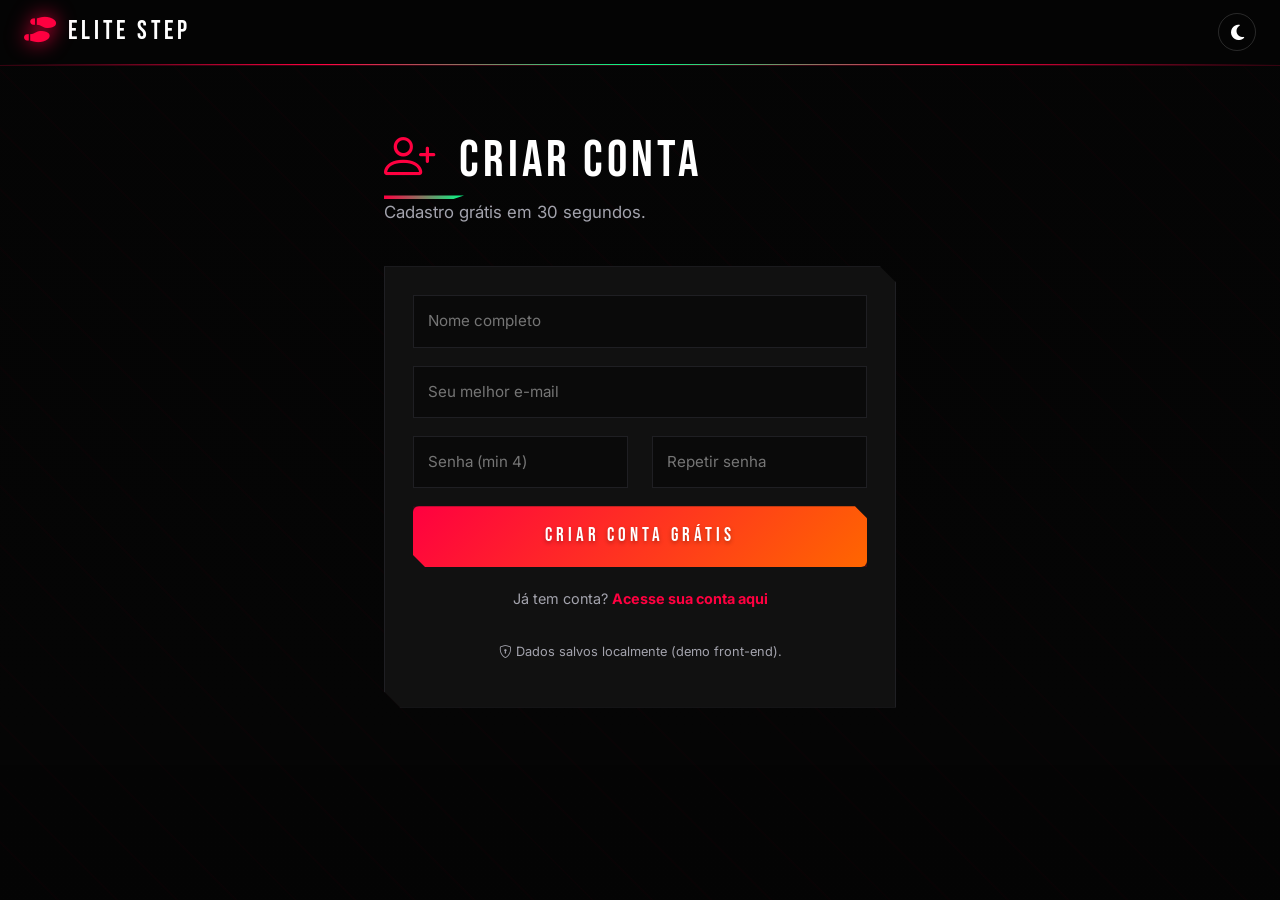
<file: cadastro.html>
<!DOCTYPE html>
<html lang="pt-BR">
<head>
  <meta charset="UTF-8">
  <meta name="viewport" content="width=device-width, initial-scale=1.0">
  <meta name="description" content="Crie sua conta grátis na Elite Step.">
  <link rel="icon" href="data:image/svg+xml,<svg xmlns='http://www.w3.org/2000/svg' viewBox='0 0 640 512'><path fill='%23ff0040' d='M416 0C352.3 0 256 32 256 32l0 128c48 0 76 16 104 32s56 32 104 32c56.4 0 176-16 176-96S512 0 416 0zM128 96c0 35.3 28.7 64 64 64l32 0 0-128-32 0c-35.3 0-64 28.7-64 64zM288 512c96 0 224-48 224-128s-119.6-96-176-96c-48 0-76 16-104 32s-56 32-104 32l0 128s96.3 32 160 32zM0 416c0 35.3 28.7 64 64 64l32 0 0-128-32 0c-35.3 0-64 28.7-64 64z'/></svg>">
  <title>Criar conta - ELITE STEP</title>
  <link href="https://cdn.jsdelivr.net/npm/bootstrap@5.3.3/dist/css/bootstrap.min.css" rel="stylesheet">
  <link rel="stylesheet" href="https://cdn.jsdelivr.net/npm/bootstrap-icons@1.11.3/font/bootstrap-icons.min.css">
  <link rel="stylesheet" href="style.css">
  <link rel="preconnect" href="https://fonts.googleapis.com">
  <link href="https://fonts.googleapis.com/css2?family=Bebas+Neue&family=Inter:wght@400;600;700;900&display=swap" rel="stylesheet">
  <link rel="stylesheet" href="https://cdnjs.cloudflare.com/ajax/libs/font-awesome/6.5.1/css/all.min.css">
</head>
<body>
<script>try{if(localStorage.getItem("eliteTheme")==="light"){document.body.setAttribute("data-theme","light")}}catch(e){}</script>
  <header class="header">
    <div class="container header-inner">
      <a href="index.html" class="logo"><span class="logo-icon"><i class="fa-solid fa-shoe-prints"></i></span> ELITE STEP</a>
      <div class="header-actions">
        <button class="theme-toggle" id="themeToggle" aria-label="Alternar tema"><i class="fa-solid fa-moon"></i></button>
      </div>
    </div>
  </header>
  <section class="page-section">
    <div class="container auth-wrap">
      <h1 class="page-title"><i class="bi bi-person-plus fa-title-icon"></i> CRIAR CONTA</h1>
      <p class="page-subtitle">Cadastro grátis em 30 segundos.</p>
      <div class="auth-card">
        <form id="signupForm" class="auth-form">
          <div class="form-field"><input type="text" id="suName" placeholder="Nome completo" autocomplete="name" required minlength="2"></div>
          <div class="form-field"><input type="email" id="suEmail" placeholder="Seu melhor e-mail" autocomplete="email" required></div>
          <div class="row">
            <div class="col-6"><div class="form-field"><input type="password" id="suPass" placeholder="Senha (min 4)" autocomplete="new-password" required minlength="4"></div></div>
            <div class="col-6"><div class="form-field"><input type="password" id="suPass2" placeholder="Repetir senha" autocomplete="new-password" required></div></div>
          </div>
          <button type="submit" class="btn btn-primary btn-full">CRIAR CONTA GRÁTIS</button>
          <p class="auth-switch">Já tem conta? <a href="login.html">Acesse sua conta aqui</a></p>
          <p class="auth-hint"><i class="bi bi-shield-lock"></i> Dados salvos localmente (demo front-end).</p>
        </form>
      </div>
    </div>
  </section>
  <script src="script.js"></script>
  <script>
    function getUsers() { try { return JSON.parse(localStorage.getItem("eliteUsers")) || []; } catch { return []; } }
    // Hash SHA-256 da senha (com fallback para navegadores sem WebCrypto)
    async function hashPass(p) {
      try {
        const data = await crypto.subtle.digest("SHA-256", new TextEncoder().encode("elite-step::" + p));
        return "sha256:" + [...new Uint8Array(data)].map(b => b.toString(16).padStart(2, "0")).join("");
      } catch (e) {
        return "b64:" + btoa(p);
      }
    }
    document.getElementById("signupForm").addEventListener("submit", async (e) => {
      e.preventDefault();
      const name = document.getElementById("suName").value.trim();
      const email = document.getElementById("suEmail").value.trim().toLowerCase();
      const p1 = document.getElementById("suPass").value;
      const p2 = document.getElementById("suPass2").value;
      if (name.length < 2) { showToast("Informe seu nome!"); return; }
      if (!/^[^@\s]+@[^@\s]+\.[^@\s]+$/.test(email)) { showToast("E-mail inválido!"); return; }
      if (p1.length < 4) { showToast("Senha muito curta!"); return; }
      if (p1 !== p2) { showToast("Senhas não conferem!"); return; }
      const users = getUsers();
      if (users.some(u => u.email === email)) { showToast("E-mail já cadastrado! Faça login."); window.location.href = "login.html"; return; }
      users.push({ name, email, pass: await hashPass(p1), createdAt: Date.now() });
      localStorage.setItem("eliteUsers", JSON.stringify(users));
      localStorage.setItem("eliteSession", JSON.stringify({ name, email }));
      showToast("Conta criada! Bem-vindo!");
      window.location.href = "index.html";
    });
  </script>
</body>
</html>
</file>
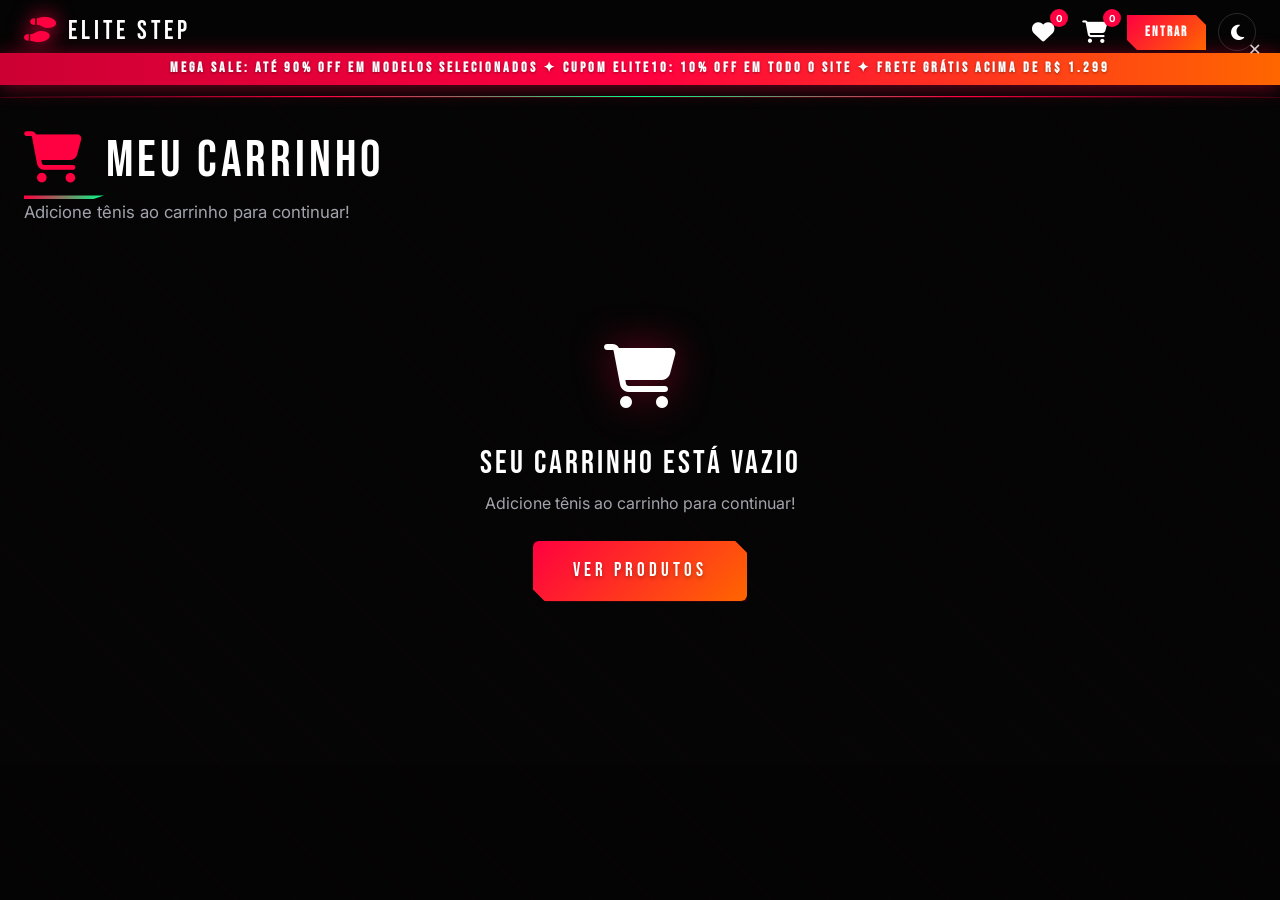
<file: carrinho.html>
<!DOCTYPE html>
<html lang="pt-BR">
<head>
  <meta charset="UTF-8">
  <meta name="viewport" content="width=device-width, initial-scale=1.0">
  <meta name="description" content="Revise e finalize seu pedido. Elite Step - Tênis esportivos de alta performance.">
  <link rel="icon" href="data:image/svg+xml,<svg xmlns='http://www.w3.org/2000/svg' viewBox='0 0 640 512'><path fill='%23ff0040' d='M416 0C352.3 0 256 32 256 32l0 128c48 0 76 16 104 32s56 32 104 32c56.4 0 176-16 176-96S512 0 416 0zM128 96c0 35.3 28.7 64 64 64l32 0 0-128-32 0c-35.3 0-64 28.7-64 64zM288 512c96 0 224-48 224-128s-119.6-96-176-96c-48 0-76 16-104 32s-56 32-104 32l0 128s96.3 32 160 32zM0 416c0 35.3 28.7 64 64 64l32 0 0-128-32 0c-35.3 0-64 28.7-64 64z'/></svg>">
  <title>Carrinho - ELITE STEP</title>
  <link href="https://cdn.jsdelivr.net/npm/bootstrap@5.3.3/dist/css/bootstrap.min.css" rel="stylesheet">
  <link rel="stylesheet" href="https://cdn.jsdelivr.net/npm/bootstrap-icons@1.11.3/font/bootstrap-icons.min.css">
  <link rel="stylesheet" href="style.css">
  <link rel="preconnect" href="https://fonts.googleapis.com">
  <link href="https://fonts.googleapis.com/css2?family=Bebas+Neue&family=Inter:wght@400;600;700;900&family=Orbitron:wght@400;700;900&display=swap" rel="stylesheet">
  <link rel="stylesheet" href="https://cdnjs.cloudflare.com/ajax/libs/font-awesome/6.5.1/css/all.min.css">
</head>
<body>
<script>try{if(localStorage.getItem("eliteTheme")==="light"){document.body.setAttribute("data-theme","light")}}catch(e){}</script>

  <!-- FAIXA PROMOCIONAL -->
  <div class="promo-bar" id="promoBar">
    <p class="promo-text" id="promoText">MEGA SALE: até 90% OFF em modelos selecionados</p>
    <button class="promo-close" id="promoClose" aria-label="Fechar aviso">&times;</button>
  </div>

  <!-- HEADER -->
  <header class="header">
    <div class="container header-inner">
      <a href="index.html" class="logo">
        <span class="logo-icon"><i class="fa-solid fa-shoe-prints"></i></span> ELITE STEP
      </a>
      <div class="header-actions">
        <a href="favoritos.html" class="cart-btn" aria-label="Favoritos"><i class="fa-solid fa-heart"></i><span class="cart-count" id="favCount">0</span></a>
        <a href="carrinho.html" class="cart-btn" aria-label="Carrinho"><i class="fa-solid fa-cart-shopping"></i><span class="cart-count" id="cartCount">0</span></a>
        <a href="login.html" class="login-text-btn" id="authBtn">ENTRAR</a>
        <button class="theme-toggle" id="themeToggle" aria-label="Alternar tema"><i class="fa-solid fa-moon"></i></button>
        <button class="menu-toggle" id="menuToggle" aria-label="Menu">
          <span></span><span></span><span></span>
        </button>
      </div>
    </div>
  </header>

  <!-- CARRINHO -->
  <section class="page-section">
    <div class="container">
      <h1 class="page-title"><i class="fa-solid fa-cart-shopping fa-title-icon"></i> MEU CARRINHO</h1>
      <p class="page-subtitle" id="cartSubtitle">Revise seus itens antes de finalizar.</p>

      <div class="cart-page-layout" id="cartPageContent">
        <div class="cart-items-list" id="cartItemsList"></div>
        <div class="cart-summary" id="cartSummary">
          <h3>RESUMO DO PEDIDO</h3>
          <div class="summary-row">
            <span>Subtotal</span>
            <span id="summarySubtotal">R$ 0,00</span>
          </div>
          <div class="summary-row">
            <span>Frete</span>
            <span id="summaryFrete">Grátis</span>
          </div>
          <div class="summary-row">
            <span>Cupom</span>
            <span id="summaryCupom">-</span>
          </div>
          <div class="summary-row summary-total">
            <span>TOTAL</span>
            <span id="summaryTotal">R$ 0,00</span>
          </div>
          <div class="summary-cupom">
            <input type="text" placeholder="Código de cupom" id="cupomInput">
            <button class="btn btn-secondary" id="cupomBtn">APLICAR</button>
          </div>
          <a href="checkout.html" class="btn btn-primary btn-full" id="checkoutBtn" style="display:block;text-align:center">FINALIZAR COMPRA</a>
          <a href="index.html" class="continue-link">← CONTINUAR COMPRANDO</a>
        </div>
      </div>

      <div class="empty-state" id="cartEmpty" style="display:none">
        <span class="empty-icon"><i class="fa-solid fa-cart-shopping"></i></span>
        <h2>Seu carrinho está vazio</h2>
        <p>Adicione tênis ao carrinho para continuar!</p>
        <a href="index.html" class="btn btn-primary">VER PRODUTOS</a>
      </div>
    </div>
  </section>

  <script src="script.js"></script>
  <script>
    let payMethod = "card";
    let cupomApplied = false;

    function renderCartPage() {
      const items = cart;
      const listEl = document.getElementById("cartItemsList");
      const emptyEl = document.getElementById("cartEmpty");
      const contentEl = document.getElementById("cartPageContent");
      const subtitle = document.getElementById("cartSubtitle");

      if (items.length === 0) {
        contentEl.style.display = "none";
        emptyEl.style.display = "block";
        subtitle.textContent = "Adicione tênis ao carrinho para continuar!";
        return;
      }

      contentEl.style.display = "";
      emptyEl.style.display = "none";
      subtitle.textContent = `${items.reduce((s, i) => s + i.qty, 0)} ${items.reduce((s, i) => s + i.qty, 0) === 1 ? 'item' : 'itens'} no carrinho.`;

      listEl.innerHTML = items.map((item, i) => `
        <div class="cart-page-item">
          <a href="detalhes.html?id=${item.id}&from=carrinho" class="cart-page-img">
            <img src="${item.image}" alt="${item.name}"
                 onerror="this.src='data:image/svg+xml,<svg xmlns=%22http://www.w3.org/2000/svg%22 viewBox=%220 0 100 100%22><rect fill=%22%23111%22 width=%22100%22 height=%22100%22/><text x=%2250%22 y=%2255%22 text-anchor=%22middle%22 fill=%22%23ff0040%22 font-size=%2220%22>${item.brand.charAt(0)}</text></svg>'">
          </a>
          <div class="cart-page-info">
            <span class="cart-page-brand">${item.brand}</span>
            <a href="detalhes.html?id=${item.id}&from=carrinho" class="cart-page-name">${item.name}</a>
            <div class="cart-page-meta">
              <span>Tam: ${item.size}</span>
              <span class="cart-page-color-dot" style="background:${item.color}"></span>
            </div>
            <div class="cart-page-price-mobile">${formatPrice(item.price * item.qty)}</div>
          </div>
          <div class="cart-page-qty">
            <button class="qty-btn" onclick="changeQty(${i}, -1)">−</button>
            <span class="qty-num">${item.qty}</span>
            <button class="qty-btn" onclick="changeQty(${i}, 1)">+</button>
          </div>
          <div class="cart-page-price">${formatPrice(item.price * item.qty)}</div>
          <button class="cart-page-remove" onclick="removeCartItem(${i})" aria-label="Remover">✕</button>
        </div>
      `).join('');

      updateSummary();
    }

    function changeQty(index, delta) {
      cart[index].qty += delta;
      if (cart[index].qty <= 0) cart.splice(index, 1);
      saveCart();
      renderCartPage();
      updateCounts();
    }

    function removeCartItem(index) {
      cart.splice(index, 1);
      saveCart();
      renderCartPage();
      updateCounts();
      showToast("Item removido do carrinho!");
    }

    function updateSummary() {
      const subtotal = cart.reduce((s, item) => s + item.price * item.qty, 0);
      const frete = subtotal >= 1299 ? 0 : 39.90;
      const total = getTotal();

      document.getElementById("summarySubtotal").textContent = formatPrice(subtotal);
      document.getElementById("summaryFrete").textContent = frete === 0 ? "Grátis" : formatPrice(frete);
      document.getElementById("summaryCupom").textContent = cupomApplied ? "-" + formatPrice(subtotal * 0.10) : "-";
      document.getElementById("summaryTotal").textContent = formatPrice(total);
    }

    document.getElementById("cupomBtn").addEventListener("click", () => {
      const cupom = document.getElementById("cupomInput").value.trim();
      if (cupomApplied) return;
      if (cupom.toUpperCase() === "ELITE10") {
        cupomApplied = true;
        updateSummary();
        showToast("Cupom ELITE10 aplicado! 10% de desconto!");
      } else if (cupom) {
        showToast("Cupom inválido!");
      }
    });

    // ===== TOTAIS (o checkout dedicado vive em checkout.html) =====
    function getTotal() {
      const subtotal = cart.reduce((s, item) => s + item.price * item.qty, 0);
      const frete = subtotal >= 1299 ? 0 : 39.90;
      let total = subtotal + frete;
      if (cupomApplied) total -= subtotal * 0.10;
      if (payMethod === "pix") total -= subtotal * 0.05;
      return total;
    }

    document.getElementById("checkoutBtn").addEventListener("click", (e) => {
      if (cart.length === 0) {
        e.preventDefault();
        showToast("Seu carrinho está vazio!");
        return;
      }
      // Só avança para o checkout se o usuário estiver logado;
      // caso contrário, mostra o portão de login/cadastro na tela.
      if (!requireLogin()) {
        e.preventDefault();
      }
    });

    // Se veio do checkout sem sessão, abre o portão de login direto
    if (new URLSearchParams(window.location.search).get("auth") === "1") {
      showAuthGate();
    }

    renderCartPage();
  </script>
</body>
</html>
</file>
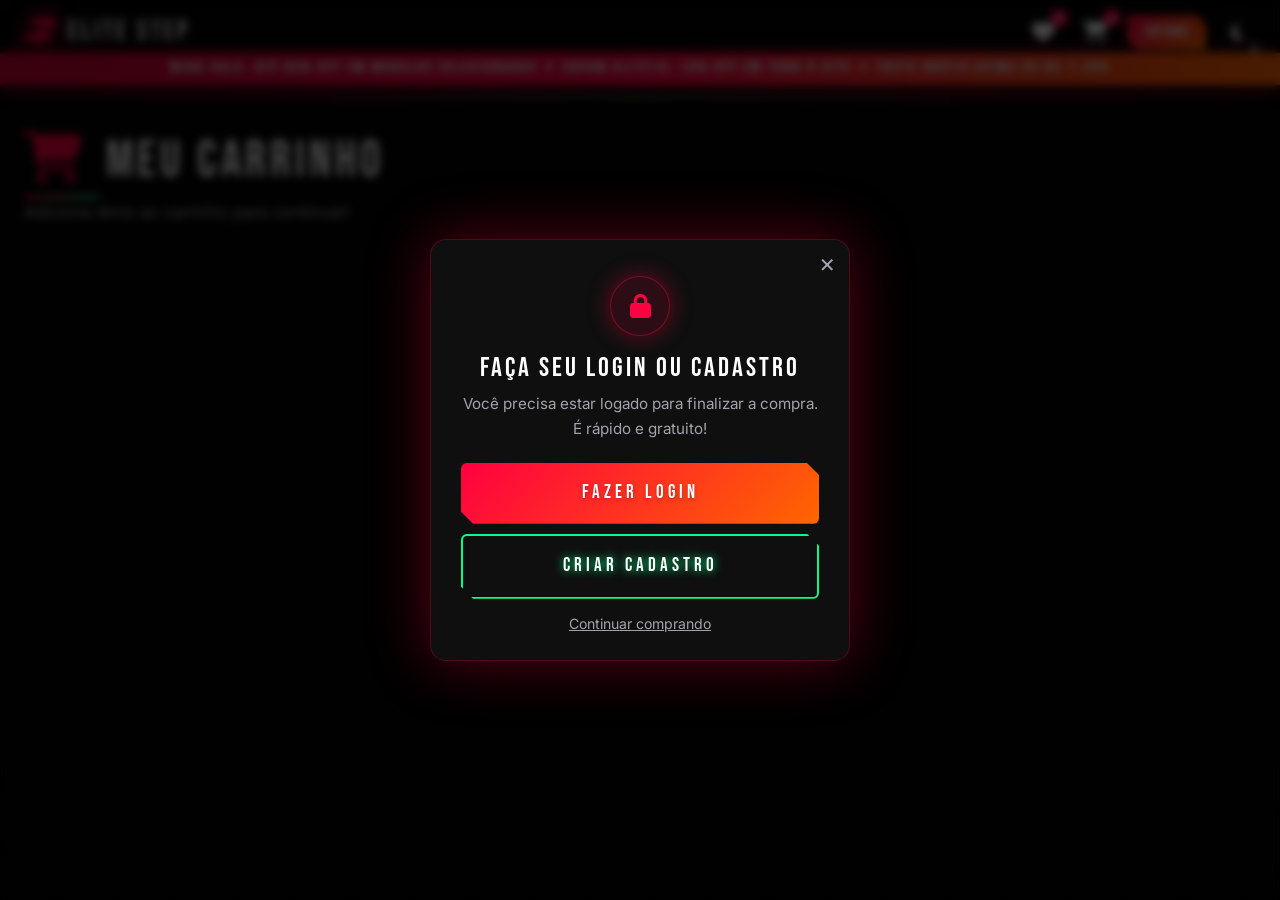
<file: checkout.html>
﻿<!DOCTYPE html>
<html lang="pt-BR">
<head>
  <meta charset="UTF-8">
  <meta name="viewport" content="width=device-width, initial-scale=1.0">
  <meta name="description" content="Finalize seu pedido com segurança. Elite Step - Checkout.">
  <link rel="icon" href="data:image/svg+xml,<svg xmlns='http://www.w3.org/2000/svg' viewBox='0 0 640 512'><path fill='%23ff0040' d='M416 0C352.3 0 256 32 256 32l0 128c48 0 76 16 104 32s56 32 104 32c56.4 0 176-16 176-96S512 0 416 0zM128 96c0 35.3 28.7 64 64 64l32 0 0-128-32 0c-35.3 0-64 28.7-64 64zM288 512c96 0 224-48 224-128s-119.6-96-176-96c-48 0-76 16-104 32s-56 32-104 32l0 128s96.3 32 160 32zM0 416c0 35.3 28.7 64 64 64l32 0 0-128-32 0c-35.3 0-64 28.7-64 64z'/></svg>">
  <title>Checkout - ELITE STEP</title>
  <link href="https://cdn.jsdelivr.net/npm/bootstrap@5.3.3/dist/css/bootstrap.min.css" rel="stylesheet">
  <link rel="stylesheet" href="https://cdn.jsdelivr.net/npm/bootstrap-icons@1.11.3/font/bootstrap-icons.min.css">
  <link rel="stylesheet" href="style.css">
  <link rel="preconnect" href="https://fonts.googleapis.com">
  <link href="https://fonts.googleapis.com/css2?family=Bebas+Neue&family=Inter:wght@400;600;700;900&family=Orbitron:wght@400;700;900&display=swap" rel="stylesheet">
  <link rel="stylesheet" href="https://cdnjs.cloudflare.com/ajax/libs/font-awesome/6.5.1/css/all.min.css">
</head>
<body>
<script>try{if(localStorage.getItem("eliteTheme")==="light"){document.body.setAttribute("data-theme","light")}}catch(e){}</script>

  <!-- FAIXA PROMOCIONAL -->
  <div class="promo-bar" id="promoBar">
    <p class="promo-text" id="promoText">MEGA SALE: até 90% OFF em modelos selecionados</p>
    <button class="promo-close" id="promoClose" aria-label="Fechar aviso">&times;</button>
  </div>

  <header class="header">
    <div class="container header-inner">
      <a href="index.html" class="logo">
        <span class="logo-icon"><i class="fa-solid fa-shoe-prints"></i></span> ELITE STEP
      </a>
      <nav class="nav" id="nav">
        <a href="index.html" class="nav-link">Produtos</a>
        <a href="favoritos.html" class="nav-link">Favoritos</a>
        <a href="carrinho.html" class="nav-link">Carrinho</a>
        <a href="checkout.html" class="nav-link nav-active">Checkout</a>
        <a href="login.html" class="nav-link" id="authLink">Entrar</a>
      </nav>
      <div class="header-actions">
        <a href="favoritos.html" class="cart-btn" aria-label="Favoritos"><i class="fa-solid fa-heart"></i><span class="cart-count" id="favCount">0</span></a>
        <a href="carrinho.html" class="cart-btn" aria-label="Carrinho"><i class="fa-solid fa-cart-shopping"></i><span class="cart-count" id="cartCount">0</span></a>
        <a href="login.html" class="login-text-btn" id="authBtn">ENTRAR</a>
        <button class="theme-toggle" id="themeToggle" aria-label="Alternar tema"><i class="fa-solid fa-moon"></i></button>
        <button class="menu-toggle" id="menuToggle" aria-label="Menu"><span></span><span></span><span></span></button>
      </div>
    </div>
  </header>

  <section class="page-section">
    <div class="container">
      <h1 class="page-title"><i class="fa-solid fa-lock fa-title-icon"></i> CHECKOUT</h1>
      <p class="page-subtitle" id="checkoutSubtitle">Finalize seu pedido em 3 passos.</p>

      <div class="checkout-steps">
        <div class="step-indicator active" data-step="1"><span class="step-num"><i class="fa-solid fa-location-dot"></i></span><span class="step-label">1 · Endereço</span></div>
        <div class="step-line"><span class="step-line-fill" id="lineFill1"></span></div>
        <div class="step-indicator" data-step="2"><span class="step-num"><i class="fa-solid fa-credit-card"></i></span><span class="step-label">2 · Pagamento</span></div>
        <div class="step-line"><span class="step-line-fill" id="lineFill2"></span></div>
        <div class="step-indicator" data-step="3"><span class="step-num"><i class="fa-solid fa-circle-check"></i></span><span class="step-label">3 · Confirmar</span></div>
      </div>

      <div class="checkout-page-layout" id="checkoutLayout">
        <div class="checkout-main">
          <div class="checkout-step" id="step1">
            <div class="checkout-step-head">
              <span class="checkout-step-icon"><i class="fa-solid fa-location-dot"></i></span>
              <div>
                <h2 class="checkout-title">ENDEREÃ‡O DE ENTREGA</h2>
                <p class="checkout-step-desc">Onde você quer receber seu pedido? Entrega rápida e rastreada.</p>
              </div>
            </div>
            <div id="loggedInfo" class="pay-method-info" style="display:none;margin-bottom:14px"></div>
            <h3 class="field-group-title"><i class="fa-solid fa-user"></i> Dados pessoais</h3>
            <div class="checkout-grid-2">
              <div class="form-field"><label for="cNome">Nome completo *</label><input type="text" id="cNome" placeholder="Ex: Lucas Alves" autocomplete="name"></div>
              <div class="form-field"><label for="cCpf">CPF *</label><input type="text" id="cCpf" placeholder="000.000.000-00" inputmode="numeric"></div>
            </div>
            <div class="checkout-grid-2">
              <div class="form-field"><label for="cTel">WhatsApp *</label><input type="tel" id="cTel" placeholder="(11) 99999-9999" autocomplete="tel"></div>
              <div class="form-field"><label for="cEmail">E-mail *</label><input type="email" id="cEmail" placeholder="vocÃª@email.com" autocomplete="email"></div>
            </div>
            <h3 class="field-group-title"><i class="fa-solid fa-truck-fast"></i> Endereço</h3>
            <div class="checkout-grid-2">
              <div class="form-field"><label for="cCep">CEP *</label><input type="text" id="cCep" placeholder="00000-000" inputmode="numeric"></div>
              <div class="form-field"><label for="cCidade">Cidade *</label><input type="text" id="cCidade" placeholder="São Paulo"></div>
            </div>
            <div class="checkout-grid-2">
              <div class="form-field"><label for="cRua">Rua / Avenida *</label><input type="text" id="cRua" placeholder="Av. Paulista"></div>
              <div class="form-field"><label for="cNumero">Número *</label><input type="text" id="cNumero" placeholder="1000"></div>
            </div>
            <div class="checkout-grid-2">
              <div class="form-field"><label for="cBairro">Bairro *</label><input type="text" id="cBairro" placeholder="Bela Vista"></div>
              <div class="form-field"><label for="cUf">UF *</label><input type="text" id="cUf" placeholder="SP" maxlength="2"></div>
            </div>
            <div class="form-field"><label for="cComplemento">Complemento</label><input type="text" id="cComplemento" placeholder="Apto, bloco (opcional)"></div>
            <button class="btn btn-primary btn-full" id="goStep2">CONTINUAR PARA PAGAMENTO →</button>
            <p class="secure-note"><i class="fa-solid fa-shield-halved"></i> Seus dados estão protegidos e nunca são compartilhados.</p>
          </div>

          <div class="checkout-step" id="step2" style="display:none">
            <div class="checkout-step-head">
              <span class="checkout-step-icon"><i class="fa-solid fa-credit-card"></i></span>
              <div>
                <h2 class="checkout-title">FORMA DE PAGAMENTO</h2>
                <p class="checkout-step-desc">Escolha como pagar. Pix tem 5% OFF à vista.</p>
              </div>
            </div>
            <label class="pay-option active" data-pay="card">
              <input type="radio" name="pagamento" value="card" checked>
              <span class="pay-icon"><i class="fa-solid fa-credit-card"></i></span>
              <div class="pay-info"><strong>Cartão de Crédito <span class="pay-badge">até 12x</span></strong><small>Visa, Master, Elo e mais</small></div>
              <span class="pay-check"><i class="fa-solid fa-check"></i></span>
            </label>
            <label class="pay-option pay-pix" data-pay="pix">
              <input type="radio" name="pagamento" value="pix">
              <span class="pay-icon"><i class="fa-solid fa-bolt"></i></span>
              <div class="pay-info"><strong>Pix <span class="pay-badge pay-badge-green">-5% hoje</span></strong><small>Aprovação imediata</small></div>
              <span class="pay-check"><i class="fa-solid fa-check"></i></span>
            </label>
            <label class="pay-option" data-pay="boleto">
              <input type="radio" name="pagamento" value="boleto">
              <span class="pay-icon"><i class="fa-solid fa-file-invoice"></i></span>
              <div class="pay-info"><strong>Boleto Bancário</strong><small>Compensa em até 2 dias úteis</small></div>
              <span class="pay-check"><i class="fa-solid fa-check"></i></span>
            </label>
            <div id="cardInfo" class="card-info">
              <h3 class="card-info-title"><i class="fa-solid fa-lock"></i> DADOS DO CARTÃO</h3>
              <div class="form-field"><label for="cardNum">Número do cartão *</label><input type="text" id="cardNum" placeholder="0000 0000 0000 0000" maxlength="19" inputmode="numeric"></div>
              <div class="form-field"><label for="cardNome">Nome impresso *</label><input type="text" id="cardNome" placeholder="Como está no cartão"></div>
              <div class="checkout-grid-3">
                <div class="form-field"><label for="cardVal">Validade *</label><input type="text" id="cardVal" placeholder="MM/AA" maxlength="5"></div>
                <div class="form-field"><label for="cardCvv">CVV *</label><input type="text" id="cardCvv" placeholder="123" maxlength="4" inputmode="numeric"></div>
                <div class="form-field"><label for="cardParcelas">Parcelas</label>
                  <select id="cardParcelas">
                    <option value="1">1x sem juros</option>
                    <option value="2">2x sem juros</option>
                    <option value="3">3x sem juros</option>
                    <option value="4">4x sem juros</option>
                    <option value="6">6x sem juros</option>
                    <option value="12">12x com juros</option>
                  </select>
                </div>
              </div>
            </div>
            <div id="pixInfo" class="pay-method-info" style="display:none"><p><i class="fa-solid fa-bolt"></i> Um código Pix será gerado na confirmação com 5% de desconto.</p></div>
            <div id="boletoInfo" class="pay-method-info" style="display:none"><p><i class="fa-solid fa-file-invoice"></i> Um boleto será gerado na confirmação.</p></div>
            <div class="checkout-nav">
              <button class="btn btn-secondary" id="backStep1">← VOLTAR</button>
              <button class="btn btn-primary" id="goStep3">REVISAR PEDIDO</button>
            </div>
          </div>

          <div class="checkout-step" id="step3" style="display:none">
            <div class="checkout-step-head">
              <span class="checkout-step-icon"><i class="fa-solid fa-circle-check"></i></span>
              <div>
                <h2 class="checkout-title">CONFIRME SEU PEDIDO</h2>
                <p class="checkout-step-desc">Confira tudo antes de pagar. Você pode voltar e editar.</p>
              </div>
            </div>
            <div class="confirm-card">
              <div class="confirm-card-head"><span><i class="fa-solid fa-location-dot"></i> ENTREGA</span><button class="mini-edit" id="editAddress">Editar</button></div>
              <div class="confirm-address" id="confirmAddress"></div>
            </div>
            <div class="confirm-card">
              <div class="confirm-card-head"><span><i class="fa-solid fa-credit-card"></i> PAGAMENTO</span><button class="mini-edit" id="editPay">Editar</button></div>
              <div class="confirm-pay" id="confirmPay"></div>
            </div>
            <div class="confirm-total"><span>Total a pagar</span><strong id="confirmTotal">R$ 0,00</strong></div>
            <div class="checkout-nav">
              <button class="btn btn-secondary" id="backStep2">← VOLTAR</button>
              <button class="btn btn-primary" id="finalizeBtn"><i class="fa-solid fa-lock"></i> PAGAR AGORA</button>
            </div>
            <p class="secure-note"><i class="fa-solid fa-shield-halved"></i> Compra 100% segura · Troca fácil em 30 dias</p>
          </div>

          <div class="checkout-step" id="stepSuccess" style="display:none">
            <div class="success-icon"><i class="fa-solid fa-check"></i></div>
            <h2 class="checkout-title success-title">COMPRA CONCLUÍDA COM SUCESSO!</h2>
            <p class="success-text">Recebemos seu pagamento e seu pedido já está sendo preparado. A confirmação será enviada por e-mail. Guarde o número do pedido para acompanhar a entrega:</p>
            <div class="success-order">
              <span class="success-order-label"><i class="fa-solid fa-receipt"></i> Número do pedido</span>
              <strong class="success-order-id" id="orderIdLabel">—</strong>
            </div>
            <a href="index.html" class="btn btn-primary btn-full" style="display:block;text-align:center">CONTINUAR COMPRANDO</a>
          </div>
        </div>

        <aside class="cart-summary" id="checkoutSummary">
          <h3>RESUMO</h3>
          <div id="checkoutItems" style="margin-bottom:14px"></div>
          <div class="summary-row"><span>Subtotal</span><span id="summarySubtotal">R$ 0,00</span></div>
          <div class="summary-row"><span>Frete</span><span id="summaryFrete">-</span></div>
          <div class="summary-row"><span>Cupom</span><span id="summaryCupom">-</span></div>
          <div class="summary-row summary-total"><span>TOTAL</span><span id="summaryTotal">R$ 0,00</span></div>
          <div class="summary-cupom">
            <input type="text" id="cupomInput" placeholder="Cupom (tente ELITE10)">
            <button class="btn btn-secondary" id="cupomBtn">APLICAR</button>
          </div>
          <a href="carrinho.html" class="continue-link">← Voltar ao carrinho</a>
        </aside>
      </div>

      <div class="empty-state" id="checkoutEmpty" style="display:none">
        <span class="empty-icon"><i class="fa-solid fa-cart-shopping"></i></span>
        <h2>Seu carrinho está vazio</h2>
        <p>Adicione tênis antes de ir ao checkout.</p>
        <a href="index.html" class="btn btn-primary">VER PRODUTOS</a>
      </div>
    </div>
  </section>

  <script src="script.js"></script>
  <script>
    // Exige login: sem sessão, volta ao carrinho com o portão de autenticação aberto
    if (!getSession()) window.location.replace("carrinho.html?auth=1");

    let payMethod = "card";
    let custData = {};
    let cupomApplied = false;


    function getSubtotal() { return cart.reduce((s, i) => s + i.price * i.qty, 0); }
    function getFrete() { return getSubtotal() >= 1299 ? 0 : 39.90; }
    function getTotal() {
      const sub = getSubtotal();
      let t = sub + getFrete();
      if (cupomApplied) t -= sub * 0.10;
      if (payMethod === "pix") t -= sub * 0.05;
      return t;
    }

    function showStep(n) {
      document.querySelectorAll(".checkout-main .checkout-step").forEach(s => s.style.display = "none");
      document.getElementById("step" + n).style.display = "block";
      // Centraliza o card quando a compra é concluída
      document.getElementById("checkoutLayout").classList.toggle("is-success", n === "Success");
      const num = n === "Success" ? 4 : Number(n);
      document.querySelectorAll(".step-indicator").forEach((ind, i) => {
        ind.classList.toggle("active", i === num - 1);
        ind.classList.toggle("done", i < num - 1);
      });
      const f1 = document.getElementById("lineFill1");
      const f2 = document.getElementById("lineFill2");
      if (f1) f1.style.width = num >= 2 ? "100%" : "0%";
      if (f2) f2.style.width = num >= 3 ? "100%" : "0%";
      window.scrollTo({ top: 0, behavior: "smooth" });
    }

    function renderSummary() {
      if (!cart.length) {
        document.getElementById("checkoutLayout").style.display = "none";
        document.getElementById("checkoutEmpty").style.display = "block";
        return;
      }
      document.getElementById("checkoutItems").innerHTML = cart.map(i =>
        `<div class="summary-row"><span>${i.name} (Tam ${i.size}) x ${i.qty}</span><span>${formatPrice(i.price * i.qty)}</span></div>`
      ).join("");
      document.getElementById("summarySubtotal").textContent = formatPrice(getSubtotal());
      document.getElementById("summaryFrete").textContent = getFrete() === 0 ? "Grátis" : formatPrice(getFrete());
      document.getElementById("summaryCupom").textContent = cupomApplied ? "-" + formatPrice(getSubtotal() * 0.10) : "-";
      document.getElementById("summaryTotal").textContent = formatPrice(getTotal());
      document.getElementById("checkoutSubtitle").textContent = `${cart.reduce((s, i) => s + i.qty, 0)} itens no pedido.`;
    }

    // Prefill com usuário logado
    (function prefill() {
      try {
        const sess = JSON.parse(localStorage.getItem("eliteSession") || "null");
        if (sess) {
          if (sess.name) document.getElementById("cNome").value = sess.name;
          if (sess.email) document.getElementById("cEmail").value = sess.email;
          const info = document.getElementById("loggedInfo");
          info.style.display = "block";
          info.innerHTML = `Logado como <strong>${sess.name || sess.email}</strong>. <a href="login.html" style="text-decoration:underline">Trocar conta</a>`;
        }
      } catch (e) {}
    })();

    document.getElementById("cupomBtn").addEventListener("click", () => {
      const v = document.getElementById("cupomInput").value.trim().toUpperCase();
      if (cupomApplied) return;
      if (v === "ELITE10") { cupomApplied = true; renderSummary(); showToast("Cupom ELITE10 aplicado!"); }
      else if (v) showToast("Cupom inválido!");
    });

    document.querySelectorAll(".pay-option").forEach(opt => {
      opt.addEventListener("click", () => {
        document.querySelectorAll(".pay-option").forEach(o => o.classList.remove("active"));
        opt.classList.add("active");
        payMethod = opt.dataset.pay;
        document.getElementById("cardInfo").style.display = payMethod === "card" ? "block" : "none";
        document.getElementById("pixInfo").style.display = payMethod === "pix" ? "block" : "none";
        document.getElementById("boletoInfo").style.display = payMethod === "boleto" ? "block" : "none";
        renderSummary();
      });
    });

    // Máscaras simples
    document.getElementById("cardNum").addEventListener("input", function() {
      const val = this.value.replace(/\D/g, "").slice(0, 16);
      this.value = (val.match(/.{1,4}/g) || []).join(" ");
    });
    document.getElementById("cardVal").addEventListener("input", function() {
      let v = this.value.replace(/\D/g, "").slice(0, 4);
      if (v.length > 2) v = v.slice(0, 2) + "/" + v.slice(2);
      this.value = v;
    });
    document.getElementById("cardCvv").addEventListener("input", function() { this.value = this.value.replace(/\D/g, "").slice(0, 4); });
    document.getElementById("cCep").addEventListener("input", function() { this.value = this.value.replace(/\D/g, "").slice(0, 8); });
    document.getElementById("cCpf").addEventListener("input", function() {
      let v = this.value.replace(/\D/g, "").slice(0, 11);
      if (v.length > 9) this.value = v.slice(0,3)+"."+v.slice(3,6)+"."+v.slice(6,9)+"-"+v.slice(9);
      else if (v.length > 6) this.value = v.slice(0,3)+"."+v.slice(3,6)+"."+v.slice(6);
      else if (v.length > 3) this.value = v.slice(0,3)+"."+v.slice(3);
      else this.value = v;
    });

    function validarCPF(cpf) {
      const s = cpf.replace(/\D/g, "");
      if (s.length !== 11 || /^(\d)\1{10}$/.test(s)) return false;
      return true;
    }

    document.getElementById("goStep2").addEventListener("click", () => {
      const req = ["cNome","cCpf","cTel","cEmail","cCep","cCidade","cRua","cNumero","cBairro","cUf"];
      for (const id of req) {
        if (!document.getElementById(id).value.trim()) { showToast("Preencha todos os campos!"); document.getElementById(id).focus(); return; }
      }
      if (document.getElementById("cCep").value.replace(/\D/g,"").length !== 8) { showToast("CEP inválido!"); return; }
      if (!validarCPF(document.getElementById("cCpf").value)) { showToast("CPF inválido!"); return; }
      custData = Object.fromEntries(req.concat(["cComplemento"]).map(id => [id, document.getElementById(id).value.trim()]));
      custData.nome = custData.cNome; custData.email = custData.cEmail;
      showStep(2);
    });
    document.getElementById("backStep1").addEventListener("click", () => showStep(1));
    document.getElementById("goStep3").addEventListener("click", () => {
      if (payMethod === "card") {
        if (document.getElementById("cardNum").value.replace(/\s/g,"").length < 16) { showToast("Cartão incompleto!"); return; }
        if (!document.getElementById("cardNome").value.trim()) { showToast("Nome no cartão!"); return; }
        if (document.getElementById("cardVal").value.length < 5) { showToast("Validade invalida!"); return; }
        if (document.getElementById("cardCvv").value.length < 3) { showToast("CVV inválido!"); return; }
      }
      const total = getTotal();
      document.getElementById("confirmTotal").textContent = formatPrice(total);
      document.getElementById("confirmAddress").innerHTML = `<strong>ENTREGA</strong><p>${custData.cNome} - ${custData.cCpf}</p><p>${custData.cRua}, ${custData.cNumero} - ${custData.cBairro}, ${custData.cCidade}/${custData.cUf}</p><p>CEP ${custData.cCep}</p>`;
      document.getElementById("confirmPay").innerHTML = payMethod === "card"
        ? `<strong>PAGAMENTO</strong><p>Cartão **** ${document.getElementById("cardNum").value.slice(-4)} em ${document.getElementById("cardParcelas").value}x</p>`
        : payMethod === "pix" ? `<strong>PAGAMENTO</strong><p>Pix com 5% OFF</p>` : `<strong>PAGAMENTO</strong><p>Boleto bancário</p>`;
      showStep(3);
    });
    document.getElementById("backStep2").addEventListener("click", () => showStep(2));
    const editA = document.getElementById("editAddress");
    if (editA) editA.addEventListener("click", () => showStep(1));
    const editP = document.getElementById("editPay");
    if (editP) editP.addEventListener("click", () => showStep(2));

    document.getElementById("finalizeBtn").addEventListener("click", () => {
      const subtotal = getSubtotal();
      const frete = getFrete();
      const cupom = cupomApplied ? subtotal * 0.10 : 0;
      const total = getTotal();
      const sess = getSession() || {};

      // Registra o pedido no histórico (localStorage)
      const order = {
        id: "ES-" + String(Date.now()).slice(-8),
        date: new Date().toISOString(),
        items: cart.map(i => ({ id: i.id, name: i.name, price: i.price, qty: i.qty, size: i.size, color: i.color, image: i.image })),
        subtotal: subtotal,
        frete: frete,
        cupom: cupom,
        total: total,
        pay: payMethod,
        customer: { name: custData.cNome || sess.name || "", email: custData.cEmail || sess.email || "" },
        address: { rua: custData.cRua || "", numero: custData.cNumero || "", bairro: custData.cBairro || "", cidade: custData.cCidade || "", uf: custData.cUf || "", cep: custData.cCep || "" },
        status: "Em processamento"
      };
      const orders = loadOrders();
      orders.unshift(order);
      saveOrders(orders);

      // Mostra a confirmação de compra concluída e limpa o carrinho
      document.getElementById("orderIdLabel").textContent = order.id;
      cart = [];
      saveCart();
      updateCounts();
      document.getElementById("checkoutSummary").style.display = "none";
      showStep("Success");
    });

    renderSummary();
    showStep(1);
  </script>
</body>
</html>
</file>
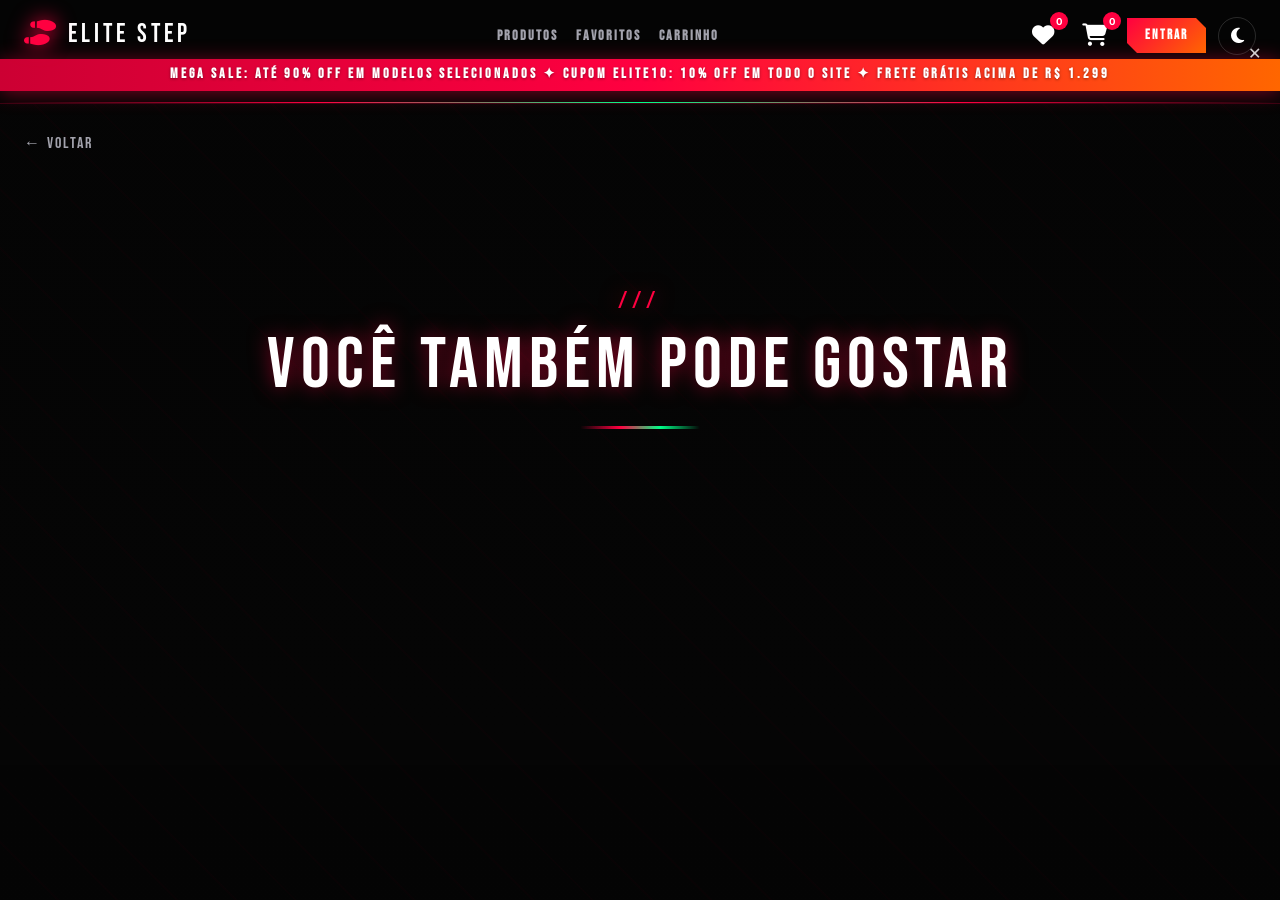
<file: detalhes.html>
<!DOCTYPE html>
<html lang="pt-BR">
<head>
  <meta charset="UTF-8">
  <meta name="viewport" content="width=device-width, initial-scale=1.0">
  <meta name="description" content="Veja os detalhes do tênis, preços, tamanhos e cores. Elite Step - Tênis de alta performance.">
  <link rel="icon" href="data:image/svg+xml,<svg xmlns='http://www.w3.org/2000/svg' viewBox='0 0 640 512'><path fill='%23ff0040' d='M416 0C352.3 0 256 32 256 32l0 128c48 0 76 16 104 32s56 32 104 32c56.4 0 176-16 176-96S512 0 416 0zM128 96c0 35.3 28.7 64 64 64l32 0 0-128-32 0c-35.3 0-64 28.7-64 64zM288 512c96 0 224-48 224-128s-119.6-96-176-96c-48 0-76 16-104 32s-56 32-104 32l0 128s96.3 32 160 32zM0 416c0 35.3 28.7 64 64 64l32 0 0-128-32 0c-35.3 0-64 28.7-64 64z'/></svg>">
  <title>Detalhes - ELITE STEP</title>
  <link href="https://cdn.jsdelivr.net/npm/bootstrap@5.3.3/dist/css/bootstrap.min.css" rel="stylesheet">
  <link rel="stylesheet" href="https://cdn.jsdelivr.net/npm/bootstrap-icons@1.11.3/font/bootstrap-icons.min.css">
  <link rel="stylesheet" href="style.css">
  <link rel="preconnect" href="https://fonts.googleapis.com">
  <link href="https://fonts.googleapis.com/css2?family=Bebas+Neue&family=Inter:wght@400;600;700;900&family=Orbitron:wght@400;700;900&display=swap" rel="stylesheet">
  <link rel="stylesheet" href="https://cdnjs.cloudflare.com/ajax/libs/font-awesome/6.5.1/css/all.min.css">
</head>
<body>
<script>try{if(localStorage.getItem("eliteTheme")==="light"){document.body.setAttribute("data-theme","light")}}catch(e){}</script>

  <!-- FAIXA PROMOCIONAL -->
  <div class="promo-bar" id="promoBar">
    <p class="promo-text" id="promoText">MEGA SALE: até 90% OFF em modelos selecionados</p>
    <button class="promo-close" id="promoClose" aria-label="Fechar aviso">&times;</button>
  </div>

  <!-- HEADER -->
  <header class="header">
    <div class="container header-inner">
      <a href="index.html" class="logo">
        <span class="logo-icon"><i class="fa-solid fa-shoe-prints"></i></span> ELITE STEP
      </a>
      <nav class="nav" id="nav">
        <a href="index.html" class="nav-link">Produtos</a>
        <a href="favoritos.html" class="nav-link">Favoritos</a>
        <a href="carrinho.html" class="nav-link">Carrinho</a>
      </nav>
      <div class="header-actions">
        <a href="favoritos.html" class="cart-btn" id="favBtn" aria-label="Favoritos"><i class="fa-solid fa-heart"></i><span class="cart-count" id="favCount">0</span></a>
        <a href="carrinho.html" class="cart-btn" id="cartBtn" aria-label="Carrinho"><i class="fa-solid fa-cart-shopping"></i><span class="cart-count" id="cartCount">0</span></a>
        <button class="theme-toggle" id="themeToggle" aria-label="Alternar tema"><i class="fa-solid fa-moon"></i></button>
        <button class="menu-toggle" id="menuToggle" aria-label="Menu">
          <span></span><span></span><span></span>
        </button>
      </div>
    </div>
  </header>

  <!-- DETALHES -->
  <section class="detalhes-page">
    <div class="container">
      <a href="carrinho.html" class="back-btn" id="backBtn">← VOLTAR</a>
      <div class="detalhes-grid" id="detalhesContent">
        <!-- Preenchido via JS -->
      </div>
    </div>
  </section>

  <!-- PRODUTOS RELACIONADOS -->
  <section class="relacionados" id="relacionadosSection">
    <div class="container">
      <h2 class="section-title">Você Também Pode Gostar</h2>
      <div class="products-grid" id="relacionadosGrid"></div>
    </div>
  </section>

  <script src="script.js"></script>
  <script>
    // Voltar inteligente: usa ?from= (funciona mesmo abrindo via arquivo), senão a página anterior
    (function () {
      const backBtn = document.getElementById("backBtn");
      const from = new URLSearchParams(window.location.search).get("from");
      if (from === "carrinho") {
        backBtn.setAttribute("href", "carrinho.html");
        return;
      }
      if (from === "favoritos") {
        backBtn.setAttribute("href", "favoritos.html");
        return;
      }
      const ref = document.referrer || "";
      if (ref.includes("carrinho.html")) {
        backBtn.setAttribute("href", "carrinho.html");
      } else if (ref && ref.includes(window.location.host)) {
        backBtn.setAttribute("href", ref);
        backBtn.addEventListener("click", function (e) {
          e.preventDefault();
          window.history.back();
        });
      } else {
        backBtn.setAttribute("href", "index.html");
      }
    })();

    const params = new URLSearchParams(window.location.search);
    const productId = Number(params.get("id"));

    if (productId) {
      const product = products.find(p => p.id === productId);
      if (product) {
        document.title = product.name + " - ELITE STEP";
        renderDetalhes(product);
        renderRelacionados(product);
      }
    }

    function renderDetalhes(p) {
      const isFav = favorites.includes(p.id);
      document.getElementById("detalhesContent").innerHTML = `
        <div class="detalhes-image">
          <div class="detalhes-bg" style="background:${p.bg}"></div>
          <img src="${p.image}" alt="${p.name}" class="detalhes-shoe" id="detMainImg"
               onerror="this.src='data:image/svg+xml,<svg xmlns=%22http://www.w3.org/2000/svg%22 viewBox=%220 0 200 200%22><rect fill=%22%23111%22 width=%22200%22 height=%22200%22/><text x=%22100%22 y=%22110%22 text-anchor=%22middle%22 fill=%22%23ff0040%22 font-size=%2240%22>${p.brand.charAt(0)}</text></svg>'">
          ${p.badge ? `<span class="detalhes-badge badge-${p.badge}">${
            p.badge === "new" ? "NOVO" : p.badge === "sale" ? `${Math.round((1 - p.price / p.oldPrice) * 100)}% OFF` : "POPULAR"
          }</span>` : ''}
        </div>
        <div class="detalhes-info">
          <span class="detalhes-brand">${p.brand}</span>
          <span class="detalhes-cat">${p.cat}</span>
          <h1 class="detalhes-name">${p.name}</h1>
          <div class="detalhes-rating">
            <span class="stars">${getStars(p.rating)}</span>
            <span class="rating-count">(${p.reviews} avaliações)</span>
          </div>
          <div class="detalhes-price">
            <span class="price-main">${formatPrice(p.price)}</span>
            ${p.oldPrice ? `<span class="price-old">${formatPrice(p.oldPrice)}</span>` : ''}
          </div>
          <p class="detalhes-desc">${p.desc}</p>
          <table class="spec-table">
            <tr><td><i class="bi bi-tag"></i> Marca</td><td>${p.brand}</td></tr>
            <tr><td><i class="bi bi-grid"></i> Categoria</td><td>${p.cat}</td></tr>
            <tr><td><i class="bi bi-star"></i> Avaliação</td><td>${p.rating} (${p.reviews} avaliações)</td></tr>
            <tr><td><i class="bi bi-rulers"></i> Tamanhos</td><td>${p.sizes[0]} ao ${p.sizes[p.sizes.length-1]}</td></tr>
            <tr><td><i class="bi bi-box-seam"></i> Estoque</td><td>Disponível</td></tr>
          </table>
          <div class="frete-box">
            <input type="text" id="freteCep" placeholder="Calcular frete: digite seu CEP" maxlength="8" inputmode="numeric">
            <button class="btn btn-secondary" id="freteBtn" type="button">OK</button>
          </div>
          <p class="frete-result" id="freteResult"></p>
          <div class="detalhes-options">
            <div class="option-group">
              <label>TAMANHO <span class="size-hint">— escolha o tamanho certo pro seu pé</span></label>
              <div class="sizes" id="detSizes">${p.sizes.map(s =>
                `<button class="size-btn" data-size="${s}">${s}</button>`
              ).join('')}</div>
              <details class="size-guide">
                <summary><i class="fa-solid fa-ruler"></i> Guia de tamanhos — meça seu pé</summary>
                <table>
                  <tr><th>BR</th><th>Pé (cm)</th><th>BR</th><th>Pé (cm)</th></tr>
                  <tr><td>34</td><td>22,0</td><td>40</td><td>25,7</td></tr>
                  <tr><td>35</td><td>22,7</td><td>41</td><td>26,4</td></tr>
                  <tr><td>36</td><td>23,3</td><td>42</td><td>27,1</td></tr>
                  <tr><td>37</td><td>24,0</td><td>43</td><td>27,8</td></tr>
                  <tr><td>38</td><td>24,4</td><td>44</td><td>28,5</td></tr>
                  <tr><td>39</td><td>25,0</td><td>45/46</td><td>29,2+</td></tr>
                </table>
                <p class="size-tip">Dica: meça o pé à noite, do calcanhar ao dedão, e se estiver entre dois tamanhos escolha o maior.</p>
              </details>
            </div>
            <div class="option-group">
              <label>COR</label>
              <div class="colors" id="detColors">${p.colors.map((c, i) =>
                `<button class="color-dot ${i === 0 ? 'active' : ''}" data-color="${c}" style="background:${c}"></button>`
              ).join('')}</div>
            </div>
          </div>
          <div class="detalhes-actions">
            <button class="btn btn-primary btn-full" id="detAddCart">ADICIONAR AO CARRINHO</button>
            <button class="btn btn-secondary fav-btn ${isFav ? 'fav-active' : ''}" id="detFavBtn">${isFav ? '<i class="fa-solid fa-heart"></i> FAVORITADO' : '<i class="fa-regular fa-heart"></i> FAVORITAR'}</button>
            <button class="btn btn-secondary btn-full share-btn" id="detBuyNow"><i class="fa-solid fa-bolt"></i> COMPRAR</button>
          </div>
          <div class="detalhes-features">
            <div class="feature"><span><i class="fa-solid fa-truck"></i></span> Frete grátis acima de R$ 1.299</div>
            <div class="feature"><span><i class="fa-solid fa-arrows-rotate"></i></span> Troca grátis em 30 dias</div>
            <div class="feature"><span><i class="fa-solid fa-shield-halved"></i></span> Garantia de 1 ano</div>
            <div class="feature"><span><i class="fa-solid fa-credit-card"></i></span> Parcelamento em até 12x</div>
          </div>
        </div>
      `;

      // Size selection
      let selectedSize = null;
      let selectedColor = p.colors[0];

      document.querySelectorAll("#detSizes .size-btn").forEach(btn => {
        btn.addEventListener("click", () => {
          document.querySelectorAll("#detSizes .size-btn").forEach(b => b.classList.remove("active"));
          btn.classList.add("active");
          selectedSize = Number(btn.dataset.size);
        });
      });

      document.querySelectorAll("#detColors .color-dot").forEach(dot => {
        dot.addEventListener("click", () => {
          document.querySelectorAll("#detColors .color-dot").forEach(d => d.classList.remove("active"));
          dot.classList.add("active");
          selectedColor = dot.dataset.color;
        });
      });

      document.getElementById("detAddCart").addEventListener("click", () => {
        if (!selectedSize) {
          showToast("Selecione um tamanho!");
          return;
        }
        addToCart(p, selectedSize, selectedColor);
        showToast(`${p.name} adicionado ao carrinho!`);
      });

      document.getElementById("detBuyNow").addEventListener("click", () => {
        if (!selectedSize) {
          showToast("Selecione um tamanho!");
          return;
        }
        addToCart(p, selectedSize, selectedColor);
        window.location.href = "checkout.html";
      });

      document.getElementById("detFavBtn").addEventListener("click", function() {
        toggleFavorite(p.id);
        const isFavNow = favorites.includes(p.id);
        this.innerHTML = isFavNow ? '<i class="fa-solid fa-heart"></i> FAVORITADO' : '<i class="fa-regular fa-heart"></i> FAVORITAR';
        this.classList.toggle('fav-active', isFavNow);
        showToast(isFavNow ? 'Adicionado aos favoritos!' : 'Removido dos favoritos!');
      });

      // Galeria: thumbs trocam a imagem principal
      const mainImg = document.getElementById("detMainImg");
      const gallery = [p.image, p.image.replace("w=600", "w=600&sat=-50"), p.image.replace("w=600", "w=600&crop=top")];
      const thumbsWrap = document.createElement("div");
      thumbsWrap.className = "det-thumbs";
      thumbsWrap.innerHTML = gallery.map((src, i) => `<img src="${src}" alt="Foto ${i+1} de ${p.name}" class="${i===0?'active':''}" loading="lazy">`).join("");
      mainImg.insertAdjacentElement("afterend", thumbsWrap);
      thumbsWrap.querySelectorAll("img").forEach((th) => {
        th.addEventListener("click", () => {
          thumbsWrap.querySelectorAll("img").forEach(t => t.classList.remove("active"));
          th.classList.add("active");
          mainImg.src = th.src;
        });
      });

      // Cálculo de frete simulado por CEP
      document.getElementById("freteBtn").addEventListener("click", () => {
        const cep = document.getElementById("freteCep").value.replace(/\D/g, "");
        const res = document.getElementById("freteResult");
        if (cep.length !== 8) { showToast("Digite um CEP com 8 números!"); return; }
        const valor = p.price >= 1299 ? "GRÁTIS" : formatPrice(39.90);
        const prazo = 2 + (Number(cep.slice(-1)) % 5);
        res.innerHTML = `<i class="bi bi-truck"></i> Frete para ${cep}: <strong>${valor}</strong> · entrega em até ${prazo} dias úteis`;
      });

      updateCounts();
    }

    function shareProduct(name, id) {
      const url = window.location.origin + "/" + window.location.pathname.split("/").pop() + "?id=" + id;
      const text = `Conferi esse tênis na Elite Step: ${name}`;
      if (navigator.share) {
        navigator.share({ title: "Elite Step", text: text, url: url }).catch(() => {});
      } else {
        navigator.clipboard.writeText(url).then(() => {
          showToast("Link do produto copiado!");
        }).catch(() => {
          window.open('https://wa.me/?text=' + encodeURIComponent(text + " " + url), "_blank");
        });
      }
    }

    function renderRelacionados(p) {
      const related = products.filter(item => item.cat === p.cat && item.id !== p.id).slice(0, 4);
      if (related.length === 0) return;
      document.getElementById("relacionadosGrid").innerHTML = related.map((item, i) => `
        <div class="product-card" onclick="window.location.href='detalhes.html?id=${item.id}'" style="animation-delay:${i * 0.1}s">
          ${item.badge ? `<span class="product-badge badge-${item.badge}">${
            item.badge === "new" ? "NOVO" : item.badge === "sale" ? `${Math.round((1 - item.price / item.oldPrice) * 100)}% OFF` : "POPULAR"
          }</span>` : ''}
          <div class="product-image">
            <div class="product-bg" style="background:${item.bg}"></div>
            <img class="product-shoe-img" src="${item.image}" alt="${item.name}" loading="lazy"
                 onerror="this.style.display='none'">
          </div>
          <div class="product-info">
            <span class="product-brand">${item.brand}</span>
            <span class="product-cat">${item.cat}</span>
            <h3 class="product-name">${item.name}</h3>
            <div class="product-bottom">
              <span class="product-price">${formatPrice(item.price)}</span>
            </div>
          </div>
        </div>
      `).join('');
    }
  </script>
</body>
</html>
</file>
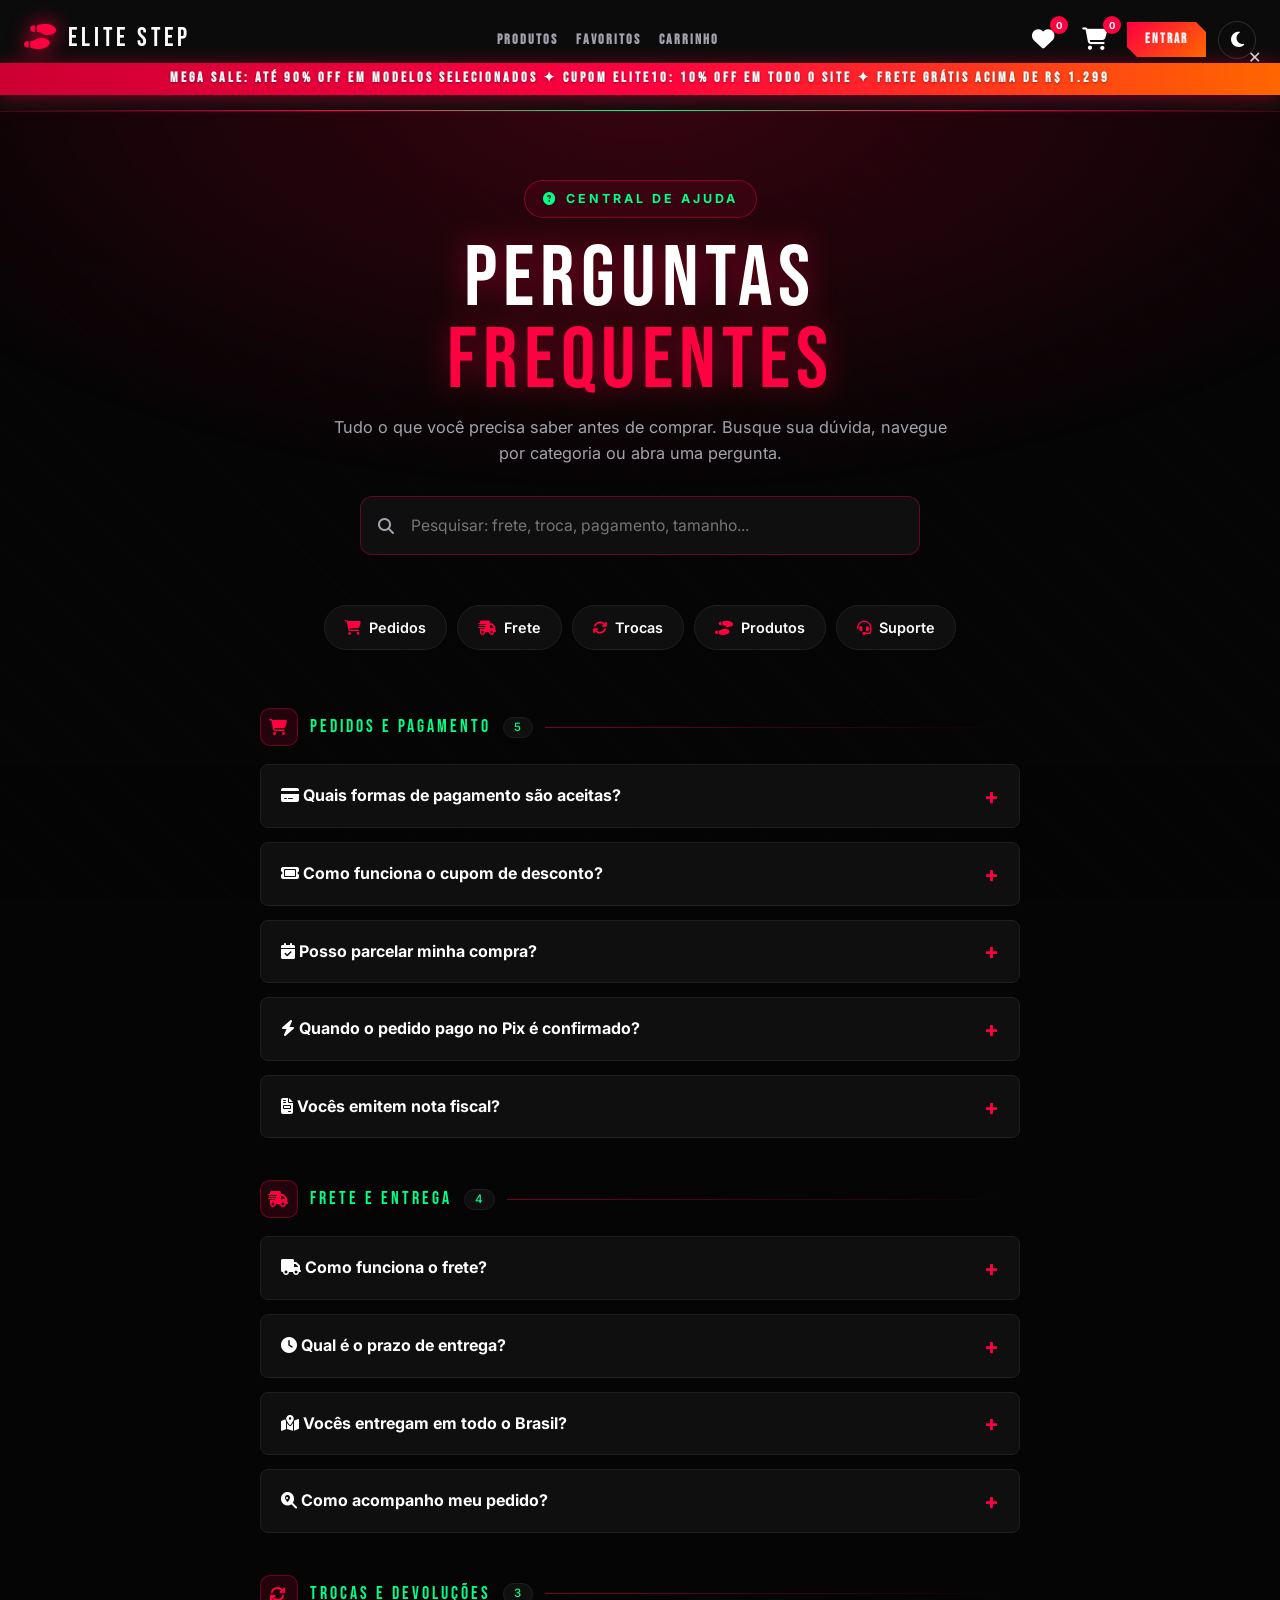
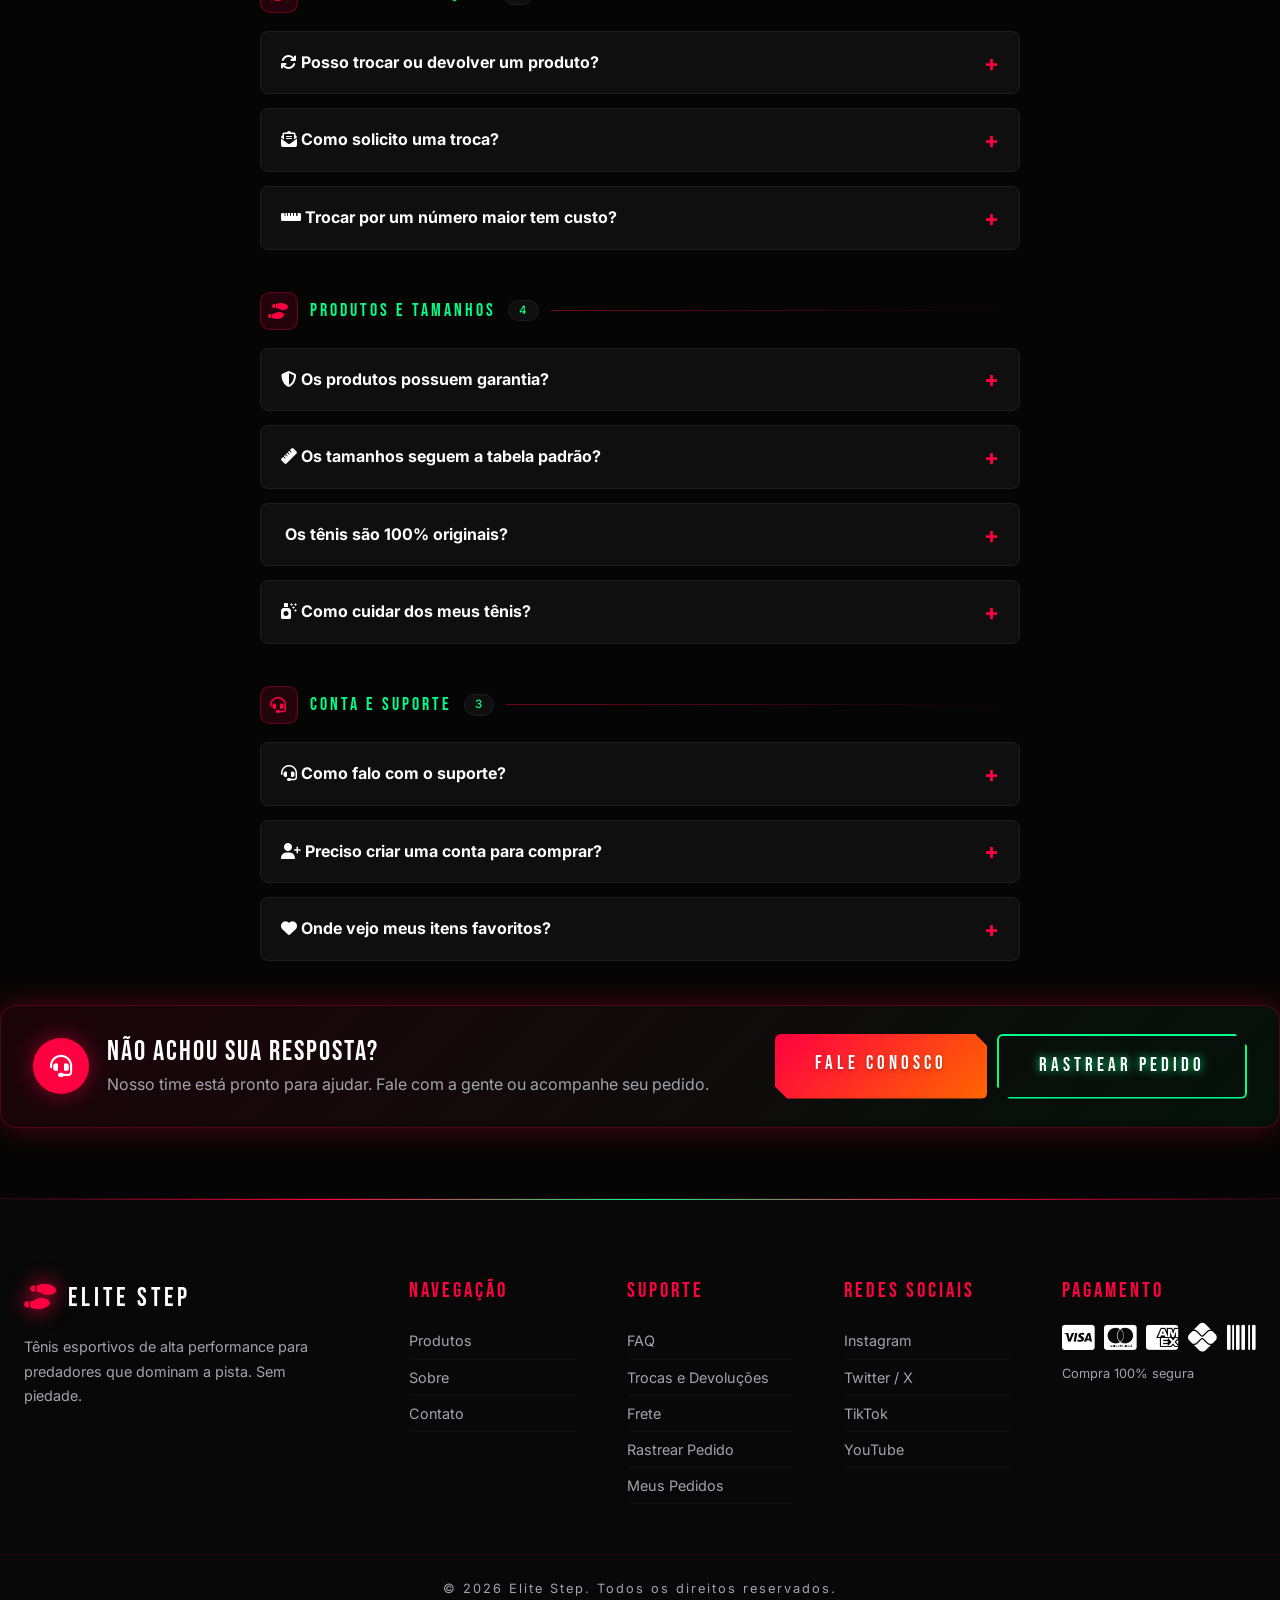
<file: faq.html>
﻿<!DOCTYPE html>
<html lang="pt-BR">
<head>
  <meta charset="UTF-8">
  <meta name="viewport" content="width=device-width, initial-scale=1.0">
  <meta name="description" content="Perguntas frequentes sobre compras, pagamento, frete, trocas, tamanhos e suporte na Elite Step.">
  <link rel="icon" href="data:image/svg+xml,<svg xmlns='http://www.w3.org/2000/svg' viewBox='0 0 640 512'><path fill='%23ff0040' d='M416 0C352.3 0 256 32 256 32l0 128c48 0 76 16 104 32s56 32 104 32c56.4 0 176-16 176-96S512 0 416 0zM128 96c0 35.3 28.7 64 64 64l32 0 0-128-32 0c-35.3 0-64 28.7-64 64zM288 512c96 0 224-48 224-128s-119.6-96-176-96c-48 0-76 16-104 32s-56 32-104 32l0 128s96.3 32 160 32zM0 416c0 35.3 28.7 64 64 64l32 0 0-128-32 0c-35.3 0-64 28.7-64 64z'/></svg>">
  <title>FAQ - ELITE STEP</title>
  <link href="https://cdn.jsdelivr.net/npm/bootstrap@5.3.3/dist/css/bootstrap.min.css" rel="stylesheet">
  <link rel="stylesheet" href="https://cdn.jsdelivr.net/npm/bootstrap-icons@1.11.3/font/bootstrap-icons.min.css">
  <link rel="stylesheet" href="style.css">
  <link rel="preconnect" href="https://fonts.googleapis.com">
  <link href="https://fonts.googleapis.com/css2?family=Bebas+Neue&family=Inter:wght@400;600;700;900&family=Orbitron:wght@400;700;900&display=swap" rel="stylesheet">
  <link rel="stylesheet" href="https://cdnjs.cloudflare.com/ajax/libs/font-awesome/6.5.1/css/all.min.css">
</head>
<body>
<script>try{if(localStorage.getItem("eliteTheme")==="light"){document.body.setAttribute("data-theme","light")}}catch(e){}</script>

  <!-- FAIXA PROMOCIONAL -->
  <div class="promo-bar" id="promoBar">
    <p class="promo-text" id="promoText">MEGA SALE: até 90% OFF em modelos selecionados</p>
    <button class="promo-close" id="promoClose" aria-label="Fechar aviso">&times;</button>
  </div>

  <!-- HEADER -->
  <header class="header">
    <div class="container header-inner">
      <a href="index.html" class="logo">
        <span class="logo-icon"><i class="fa-solid fa-shoe-prints"></i></span> ELITE STEP
      </a>
      <nav class="nav" id="nav">
        <a href="index.html" class="nav-link">Produtos</a>
        <a href="favoritos.html" class="nav-link">Favoritos</a>
        <a href="carrinho.html" class="nav-link">Carrinho</a>
      </nav>
      <div class="header-actions">
        <a href="favoritos.html" class="cart-btn" aria-label="Favoritos"><i class="fa-solid fa-heart"></i><span class="cart-count" id="favCount">0</span></a>
        <a href="carrinho.html" class="cart-btn" aria-label="Carrinho"><i class="fa-solid fa-cart-shopping"></i><span class="cart-count" id="cartCount">0</span></a>
        <button class="theme-toggle" id="themeToggle" aria-label="Alternar tema"><i class="fa-solid fa-moon"></i></button>
        <button class="menu-toggle" id="menuToggle" aria-label="Menu">
          <span></span><span></span><span></span>
        </button>
      </div>
    </div>
  </header>

  <!-- FAQ PERSONALIZADO -->
  <section class="faq-page">

    <!-- HERO -->
    <div class="faq-hero">
      <div class="container faq-hero-inner">
        <span class="faq-hero-tag"><i class="fa-solid fa-circle-question"></i> Central de ajuda</span>
        <h1 class="faq-hero-title">Perguntas<br><span>Frequentes</span></h1>
        <p class="faq-hero-sub">Tudo o que você precisa saber antes de comprar. Busque sua dúvida, navegue por categoria ou abra uma pergunta.</p>
        <div class="faq-search">
          <i class="fa-solid fa-magnifying-glass faq-search-icon"></i>
          <input type="text" id="faqSearchInput" placeholder="Pesquisar: frete, troca, pagamento, tamanho..." autocomplete="off" aria-label="Pesquisar nas perguntas frequentes">
          <button class="faq-search-clear" id="faqSearchClear" aria-label="Limpar pesquisa" hidden>&times;</button>
        </div>
      </div>
    </div>

    <!-- NAVEGAÇÃO POR CATEGORIA -->
    <nav class="faq-catnav" id="faqCatnav" aria-label="Categorias do FAQ">
      <div class="container faq-catnav-inner">
        <a href="#cat-pedidos" class="faq-chip"><i class="fa-solid fa-cart-shopping"></i> Pedidos</a>
        <a href="#cat-frete" class="faq-chip"><i class="fa-solid fa-truck-fast"></i> Frete</a>
        <a href="#cat-trocas" class="faq-chip"><i class="fa-solid fa-arrows-rotate"></i> Trocas</a>
        <a href="#cat-produtos" class="faq-chip"><i class="fa-solid fa-shoe-prints"></i> Produtos</a>
        <a href="#cat-conta" class="faq-chip"><i class="fa-solid fa-headset"></i> Suporte</a>
      </div>
    </nav>

    <!-- PERGUNTAS -->
    <div class="container faq-wrap">
      <div class="faq-list" id="faqList">

        <!-- PEDIDOS E PAGAMENTO -->
        <h2 class="faq-cat" id="cat-pedidos"><span class="faq-cat-icon"><i class="fa-solid fa-cart-shopping"></i></span> Pedidos e Pagamento <span class="faq-cat-count">5</span></h2>

        <details class="faq-item">
          <summary><i class="fa-solid fa-credit-card"></i> Quais formas de pagamento são aceitas?</summary>
          <p>Aceitamos <strong>cartão de crédito</strong> em até 12x, <strong>Pix</strong> com 5% de desconto à vista e <strong>boleto bancário</strong> (compensação em até 2 dias úteis). Ao finalizar a compra, você escolhe a opção que preferir.</p>
        </details>

        <details class="faq-item">
          <summary><i class="fa-solid fa-ticket"></i> Como funciona o cupom de desconto?</summary>
          <p>Basta usar o cupom <strong>ELITE10</strong> no carrinho para ganhar <strong>10% de desconto</strong> no valor total do pedido. O cupom pode ser combinado com o desconto do Pix no checkout.</p>
        </details>

        <details class="faq-item">
          <summary><i class="fa-solid fa-calendar-check"></i> Posso parcelar minha compra?</summary>
          <p>Sim! No cartão de crédito você parcela em até <strong>12x sem juros</strong>. O valor mínimo de cada parcela é de R$ 80,00. Pagamentos no Pix e boleto são sempre à vista.</p>
        </details>

        <details class="faq-item">
          <summary><i class="fa-solid fa-bolt"></i> Quando o pedido pago no Pix é confirmado?</summary>
          <p>O Pix tem confirmação <strong>imediata</strong>, geralmente em segundos. Assim que o pagamento é aprovado, seu pedido já entra na fila de separação no mesmo dia útil.</p>
        </details>

        <details class="faq-item">
          <summary><i class="fa-solid fa-file-invoice"></i> Vocês emitem nota fiscal?</summary>
          <p>Sim. Todos os pedidos saem com <strong>Nota Fiscal Eletrônica (NF-e)</strong>, enviada por e-mail logo após a confirmação do pagamento. Você também encontra o arquivo no resumo do pedido.</p>
        </details>

        <!-- FRETE E ENTREGA -->
        <h2 class="faq-cat" id="cat-frete"><span class="faq-cat-icon"><i class="fa-solid fa-truck-fast"></i></span> Frete e Entrega <span class="faq-cat-count">4</span></h2>

        <details class="faq-item" id="frete">
          <summary><i class="fa-solid fa-truck"></i> Como funciona o frete?</summary>
          <p>O frete é <strong>grátis para compras acima de R$ 1.299</strong>. Para valores menores, o custo é de R$ 39,90. O prazo de entrega varia de <strong>3 a 10 dias úteis</strong>, dependendo da região.</p>
        </details>

        <details class="faq-item">
          <summary><i class="fa-solid fa-clock"></i> Qual é o prazo de entrega?</summary>
          <p>Nas capitais da região Sudeste a entrega leva de <strong>3 a 5 dias úteis</strong>. Nas demais regiões, o prazo é de até <strong>10 dias úteis</strong> — sempre contados a partir da confirmação do pagamento.</p>
        </details>

        <details class="faq-item">
          <summary><i class="fa-solid fa-map-location-dot"></i> Vocês entregam em todo o Brasil?</summary>
          <p>Sim! Atendemos <strong>todo o território nacional</strong>, incluindo capitais e cidades do interior. No checkout você informa seu CEP e vê as opções e prazos de entrega disponíveis.</p>
        </details>

        <details class="faq-item">
          <summary><i class="fa-solid fa-magnifying-glass-location"></i> Como acompanho meu pedido?</summary>
          <p>Na página <a href="rastreio.html">Rastrear Pedido</a> você pode consultar o andamento da entrega. Lá mostramos um exemplo real de acompanhamento, com status simulados de demonstração.</p>
        </details>

        <!-- TROCAS E DEVOLUÇÕES -->
        <h2 class="faq-cat" id="cat-trocas"><span class="faq-cat-icon"><i class="fa-solid fa-arrows-rotate"></i></span> Trocas e Devoluções <span class="faq-cat-count">3</span></h2>

        <details class="faq-item" id="trocas">
          <summary><i class="fa-solid fa-arrows-rotate"></i> Posso trocar ou devolver um produto?</summary>
          <p>Sim! Você tem <strong>30 dias</strong> após o recebimento para solicitar troca ou devolução. O produto deve estar sem uso, com etiqueta e na embalagem original. O reembolso é feito no mesmo método de pagamento em até 7 dias úteis.</p>
        </details>

        <details class="faq-item">
          <summary><i class="fa-solid fa-envelope-open-text"></i> Como solicito uma troca?</summary>
          <p>Fale com a gente pelo formulário em <a href="index.html#contato">Fale Conosco</a> e informe o número do pedido e o motivo. Enviamos a <strong>etiqueta de devolução</strong> por e-mail — sem custo para você.</p>
        </details>

        <details class="faq-item">
          <summary><i class="fa-solid fa-ruler-horizontal"></i> Trocar por um número maior tem custo?</summary>
          <p>A <strong>primeira troca é gratuita</strong>, mesmo quando o motivo é tamanho. Se houver diferença de preço, cobramos ou estornamos a diferença. Trocas adicionais têm custo de frete.</p>
        </details>

        <!-- PRODUTOS E TAMANHOS -->
        <h2 class="faq-cat" id="cat-produtos"><span class="faq-cat-icon"><i class="fa-solid fa-shoe-prints"></i></span> Produtos e Tamanhos <span class="faq-cat-count">4</span></h2>

        <details class="faq-item">
          <summary><i class="fa-solid fa-shield-halved"></i> Os produtos possuem garantia?</summary>
          <p>Todos os tênis possuem <strong>garantia de 1 ano</strong> contra defeitos de fabricação. A garantia cobre problemas de cabedal, solado e costura — e não cobre desgaste natural do uso.</p>
        </details>

        <details class="faq-item">
          <summary><i class="fa-solid fa-ruler"></i> Os tamanhos seguem a tabela padrão?</summary>
          <p>Sim, seguimos a <strong>numeração padrão brasileira</strong>. Se você ficar em dúvida entre dois números, recomendamos escolher o maior para mais conforto. Também há um guia de medidas na página de cada produto.</p>
        </details>

        <details class="faq-item">
          <summary><i class="fa-solid fa-badge-check"></i> Os tênis são 100% originais?</summary>
          <p>Com certeza! Todos os produtos são <strong>originais e lacrados</strong>, adquiridos diretamente das marcas ou de distribuidores oficiais. A Elite Step não comercializa réplicas.</p>
        </details>

        <details class="faq-item">
          <summary><i class="fa-solid fa-spray-can-sparkles"></i> Como cuidar dos meus tênis?</summary>
          <p>Limpe com um <strong>pano úmido e sabão neutro</strong>, evite a máquina de lavar e deixe secar à sombra. Guarde em local arejado — assim o cabedal e o solado duram muito mais.</p>
        </details>

        <!-- CONTA E SUPORTE -->
        <h2 class="faq-cat" id="cat-conta"><span class="faq-cat-icon"><i class="fa-solid fa-headset"></i></span> Conta e Suporte <span class="faq-cat-count">3</span></h2>

        <details class="faq-item">
          <summary><i class="fa-solid fa-headset"></i> Como falo com o suporte?</summary>
          <p>Você pode usar o formulário em <a href="index.html#contato">Fale Conosco</a> ou nos procurar pelas redes sociais (Instagram, X e YouTube). Respondemos em até <strong>1 dia útil</strong>.</p>
        </details>

        <details class="faq-item">
          <summary><i class="fa-solid fa-user-plus"></i> Preciso criar uma conta para comprar?</summary>
          <p>Não. Você pode finalizar a compra como visitante. Criar uma conta (na página de <a href="cadastro.html">Cadastro</a>) é opcional e serve para agilizar o checkout e salvar seus favoritos.</p>
        </details>

        <details class="faq-item">
          <summary><i class="fa-solid fa-heart"></i> Onde vejo meus itens favoritos?</summary>
          <p>Na página <a href="favoritos.html">Favoritos</a>, alcançada pelo ícone de coração no topo. Lá você pode adicionar ao carrinho ou comprar direto qualquer item salvo.</p>
        </details>

        <!-- SEM RESULTADOS -->
        <div class="faq-no-results" id="faqNoResults" hidden>
          <span class="faq-no-results-icon"><i class="fa-solid fa-magnifying-glass-minus"></i></span>
          <h3>Nada encontrado</h3>
          <p>Tente buscar por outra palavra, como <em>frete</em>, <em>troca</em> ou <em>pagamento</em>.</p>
        </div>

      </div>

      <!-- CTA DE CONTATO -->
      <div class="faq-contact" id="faqContact">
        <span class="faq-contact-icon"><i class="fa-solid fa-headset"></i></span>
        <div class="faq-contact-text">
          <h3>Não achou sua resposta?</h3>
          <p>Nosso time está pronto para ajudar. Fale com a gente ou acompanhe seu pedido.</p>
        </div>
        <div class="faq-contact-actions">
          <a href="index.html#contato" class="btn btn-primary">FALE CONOSCO</a>
          <a href="rastreio.html" class="btn btn-secondary">RASTREAR PEDIDO</a>
        </div>
      </div>
    </div>
  </section>

  <!-- FOOTER -->
  <footer class="footer">
    <div class="container footer-inner">
      <div class="footer-brand">
        <span class="logo"><span class="logo-icon"><i class="fa-solid fa-shoe-prints"></i></span> ELITE STEP</span>
        <p>Tênis esportivos de alta performance para predadores que dominam a pista. Sem piedade.</p>
      </div>
      <div class="footer-links">
        <h4>Navegação</h4>
        <a href="index.html#produtos">Produtos</a>
        <a href="index.html#sobre">Sobre</a>
        <a href="index.html#contato">Contato</a>
      </div>
      <div class="footer-links">
        <h4>Suporte</h4>
        <a href="faq.html">FAQ</a>
        <a href="faq.html#trocas">Trocas e Devoluções</a>
        <a href="faq.html#frete">Frete</a>
        <a href="rastreio.html">Rastrear Pedido</a>
        <a href="pedidos.html">Meus Pedidos</a>
      </div>
      <div class="footer-links">
        <h4>Redes Sociais</h4>
        <a href="#">Instagram</a>
        <a href="#">Twitter / X</a>
        <a href="#">TikTok</a>
        <a href="#">YouTube</a>
      </div>
      <div class="footer-links">
        <h4>Pagamento</h4>
        <p class="pay-flags">
          <i class="fa-brands fa-cc-visa" title="Visa"></i>
          <i class="fa-brands fa-cc-mastercard" title="Mastercard"></i>
          <i class="fa-brands fa-cc-amex" title="Amex"></i>
          <i class="fa-brands fa-pix" title="Pix"></i>
          <i class="fa-solid fa-barcode" title="Boleto"></i>
        </p>
        <small class="footer-secure">Compra 100% segura</small>
      </div>
    </div>
    <div class="footer-bottom">
      <p>&copy; 2026 Elite Step. Todos os direitos reservados.</p>
    </div>
  </footer>

  <!-- VOLTAR AO TOPO -->
  <button class="faq-top" id="faqTop" aria-label="Voltar ao topo"><i class="fa-solid fa-arrow-up"></i></button>

  <script src="script.js"></script>
  <script>
    // ===== Interações do FAQ (busca ao vivo, chips, voltar ao topo) =====
    (function () {
      var input = document.getElementById('faqSearchInput');
      var clearBtn = document.getElementById('faqSearchClear');
      var items = Array.prototype.slice.call(document.querySelectorAll('.faq-list .faq-item'));
      var cats = Array.prototype.slice.call(document.querySelectorAll('.faq-list .faq-cat'));
      var noResults = document.getElementById('faqNoResults');
      var chips = Array.prototype.slice.call(document.querySelectorAll('.faq-chip'));
      var topBtn = document.getElementById('faqTop');
      var searchTimer = null;

      // Animação de entrada em cascata
      items.forEach(function (item, i) {
        item.style.animationDelay = (i * 0.04) + 's';
      });

      // ---- Busca ao vivo ----
      function applyFilter() {
        var q = input.value.trim().toLowerCase();
        var visible = 0;

        items.forEach(function (item) {
          var text = (item.textContent || '').toLowerCase();
          var match = q === '' || text.indexOf(q) !== -1;
          item.classList.toggle('is-hidden', !match);
          if (match) visible++;
        });

        // esconde categoria sem resultados visíveis
        cats.forEach(function (cat) {
          var nextItems = [];
          var el = cat.nextElementSibling;
          while (el && el.classList && el.classList.contains('faq-item')) {
            nextItems.push(el);
            el = el.nextElementSibling;
          }
          var hasVisible = nextItems.some(function (it) {
            return !it.classList.contains('is-hidden');
          });
          cat.classList.toggle('is-hidden', !hasVisible);
        });

        noResults.hidden = visible !== 0;
        clearBtn.hidden = q === '';
      }

      input.addEventListener('input', applyFilter);
      clearBtn.addEventListener('click', function () {
        input.value = '';
        applyFilter();
        input.focus();
      });

      // ---- Chips de categoria (destaque ao rolar) ----
      chips.forEach(function (chip) {
        chip.addEventListener('click', function () {
          chips.forEach(function (c) { c.classList.remove('active'); });
          chip.classList.add('active');
        });
      });

      if ('IntersectionObserver' in window) {
        var observer = new IntersectionObserver(function (entries) {
          entries.forEach(function (entry) {
            if (entry.isIntersecting) {
              var id = entry.target.id;
              chips.forEach(function (c) {
                c.classList.toggle('active', c.getAttribute('href') === '#' + id);
              });
            }
          });
        }, { rootMargin: '-40% 0px -55% 0px' });
        cats.forEach(function (cat) { observer.observe(cat); });
      }

      // ---- Voltar ao topo ----
      topBtn.addEventListener('click', function () {
        window.scrollTo({ top: 0, behavior: 'smooth' });
      });
      window.addEventListener('scroll', function () {
        topBtn.classList.toggle('is-visible', window.scrollY > 420);
      }, { passive: true });

      applyFilter();
    })();
  </script>
</body>
</html>
</file>
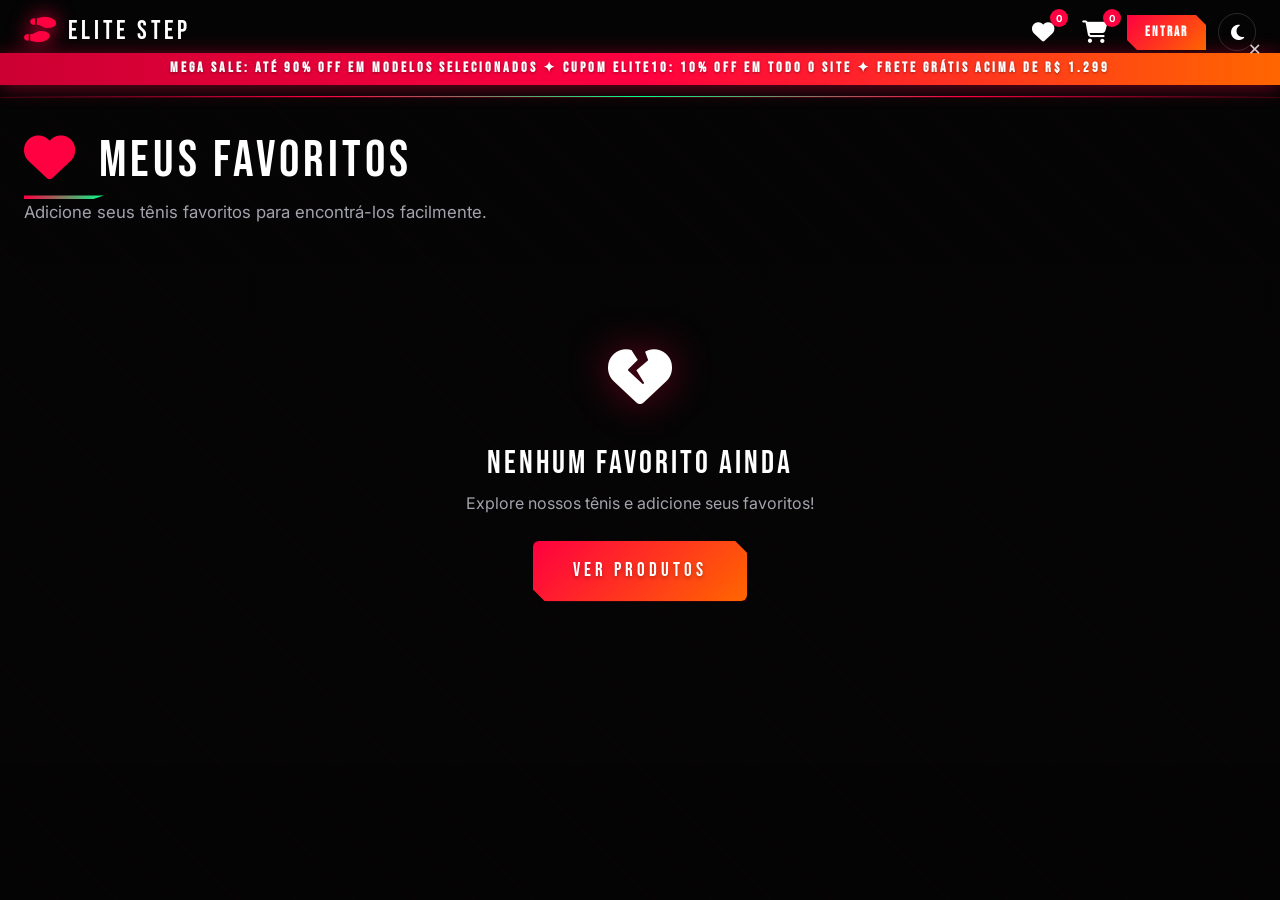
<file: favoritos.html>
<!DOCTYPE html>
<html lang="pt-BR">
<head>
  <meta charset="UTF-8">
  <meta name="viewport" content="width=device-width, initial-scale=1.0">
  <meta name="description" content="Seus tênis favoritos salvos em um só lugar. Elite Step - Tênis esportivos de alta performance.">
  <link rel="icon" href="data:image/svg+xml,<svg xmlns='http://www.w3.org/2000/svg' viewBox='0 0 640 512'><path fill='%23ff0040' d='M416 0C352.3 0 256 32 256 32l0 128c48 0 76 16 104 32s56 32 104 32c56.4 0 176-16 176-96S512 0 416 0zM128 96c0 35.3 28.7 64 64 64l32 0 0-128-32 0c-35.3 0-64 28.7-64 64zM288 512c96 0 224-48 224-128s-119.6-96-176-96c-48 0-76 16-104 32s-56 32-104 32l0 128s96.3 32 160 32zM0 416c0 35.3 28.7 64 64 64l32 0 0-128-32 0c-35.3 0-64 28.7-64 64z'/></svg>">
  <title>Favoritos - ELITE STEP</title>
  <link href="https://cdn.jsdelivr.net/npm/bootstrap@5.3.3/dist/css/bootstrap.min.css" rel="stylesheet">
  <link rel="stylesheet" href="https://cdn.jsdelivr.net/npm/bootstrap-icons@1.11.3/font/bootstrap-icons.min.css">
  <link rel="stylesheet" href="style.css">
  <link rel="preconnect" href="https://fonts.googleapis.com">
  <link href="https://fonts.googleapis.com/css2?family=Bebas+Neue&family=Inter:wght@400;600;700;900&family=Orbitron:wght@400;700;900&display=swap" rel="stylesheet">
  <link rel="stylesheet" href="https://cdnjs.cloudflare.com/ajax/libs/font-awesome/6.5.1/css/all.min.css">
</head>
<body>
<script>try{if(localStorage.getItem("eliteTheme")==="light"){document.body.setAttribute("data-theme","light")}}catch(e){}</script>

  <!-- FAIXA PROMOCIONAL -->
  <div class="promo-bar" id="promoBar">
    <p class="promo-text" id="promoText">MEGA SALE: até 90% OFF em modelos selecionados</p>
    <button class="promo-close" id="promoClose" aria-label="Fechar aviso">&times;</button>
  </div>

  <!-- HEADER -->
  <header class="header">
    <div class="container header-inner">
      <a href="index.html" class="logo">
        <span class="logo-icon"><i class="fa-solid fa-shoe-prints"></i></span> ELITE STEP
      </a>
      <div class="header-actions">
        <a href="favoritos.html" class="cart-btn" aria-label="Favoritos"><i class="fa-solid fa-heart"></i><span class="cart-count" id="favCount">0</span></a>
        <a href="carrinho.html" class="cart-btn" aria-label="Carrinho"><i class="fa-solid fa-cart-shopping"></i><span class="cart-count" id="cartCount">0</span></a>
        <button class="theme-toggle" id="themeToggle" aria-label="Alternar tema"><i class="fa-solid fa-moon"></i></button>
        <button class="menu-toggle" id="menuToggle" aria-label="Menu">
          <span></span><span></span><span></span>
        </button>
      </div>
    </div>
  </header>

  <!-- FAVORITOS -->
  <section class="page-section">
    <div class="container">
      <h1 class="page-title"><i class="fa-solid fa-heart fa-title-icon"></i> MEUS FAVORITOS</h1>
      <p class="page-subtitle" id="favSubtitle">Seus tênis favoritos em um só lugar.</p>
      <div class="products-grid" id="favGrid"></div>
      <div class="empty-state" id="favEmpty" style="display:none">
        <span class="empty-icon"><i class="fa-solid fa-heart-crack"></i></span>
        <h2>Nenhum favorito ainda</h2>
        <p>Explore nossos tênis e adicione seus favoritos!</p>
        <a href="index.html" class="btn btn-primary">VER PRODUTOS</a>
      </div>
    </div>
  </section>

  <script src="script.js"></script>
  <script>
    function renderFavorites() {
      const favProducts = favorites.map(id => products.find(p => p.id === id)).filter(Boolean);
      const grid = document.getElementById("favGrid");
      const empty = document.getElementById("favEmpty");
      const subtitle = document.getElementById("favSubtitle");

      if (favProducts.length === 0) {
        grid.style.display = "none";
        empty.style.display = "block";
        subtitle.textContent = "Adicione seus tênis favoritos para encontrá-los facilmente.";
      } else {
        grid.style.display = "";
        empty.style.display = "none";
        subtitle.textContent = `${favProducts.length} ${favProducts.length === 1 ? 'tênis favoritado' : 'tênis favoritados'}.`;

        grid.innerHTML = favProducts.map((p, i) => `
          <div class="product-card" onclick="window.location.href='detalhes.html?id=${p.id}&from=favoritos'" style="animation-delay:${i * 0.08}s">
            <button class="fav-remove-btn" onclick="event.stopPropagation(); removeFav(${p.id})" aria-label="Remover favorito">✕</button>
            ${p.badge ? `<span class="product-badge badge-${p.badge}">${
              p.badge === "new" ? "NOVO" : p.badge === "sale" ? `${Math.round((1 - p.price / p.oldPrice) * 100)}% OFF` : "POPULAR"
            }</span>` : ''}
            <div class="product-image">
              <div class="product-bg" style="background:${p.bg}"></div>
              <img class="product-shoe-img" src="${p.image}" alt="${p.name}" loading="lazy"
                   onerror="this.style.display='none'">
            </div>
            <div class="product-info">
              <span class="product-brand">${p.brand}</span>
              <span class="product-cat">${p.cat}</span>
              <h3 class="product-name">${p.name}</h3>
              <div class="product-rating">
                <span class="stars">${getStars(p.rating)}</span>
                <span class="rating-count">(${p.reviews})</span>
              </div>
              <div class="product-bottom">
                <div>
                  <span class="product-price">${formatPrice(p.price)}</span>
                  ${p.oldPrice ? `<span class="product-old-price">${formatPrice(p.oldPrice)}</span>` : ''}
                  <div class="rating-count">Em estoque</div>
                </div>
                <button class="product-add-btn" onclick="event.stopPropagation(); quickAdd(${p.id})" aria-label="Adicionar ao carrinho">+</button>
              </div>
              <div class="checkout-nav" style="margin-top:12px">
                <button class="btn btn-secondary btn-full" style="font-size:0.7rem;padding:10px" onclick="event.stopPropagation(); buyNow(${p.id})"><i class="fa-solid fa-bolt"></i> COMPRAR</button>
              </div>
            </div>
          </div>
        `).join('');
      }
    }

    function removeFav(id) {
      favorites = favorites.filter(f => f !== id);
      saveFavorites();
      renderFavorites();
      updateCounts();
      showToast("Removido dos favoritos!");
    }

    function buyNow(id) {
      quickAdd(id);
      window.location.href = "checkout.html";
    }

    renderFavorites();
  </script>
</body>
</html>
</file>
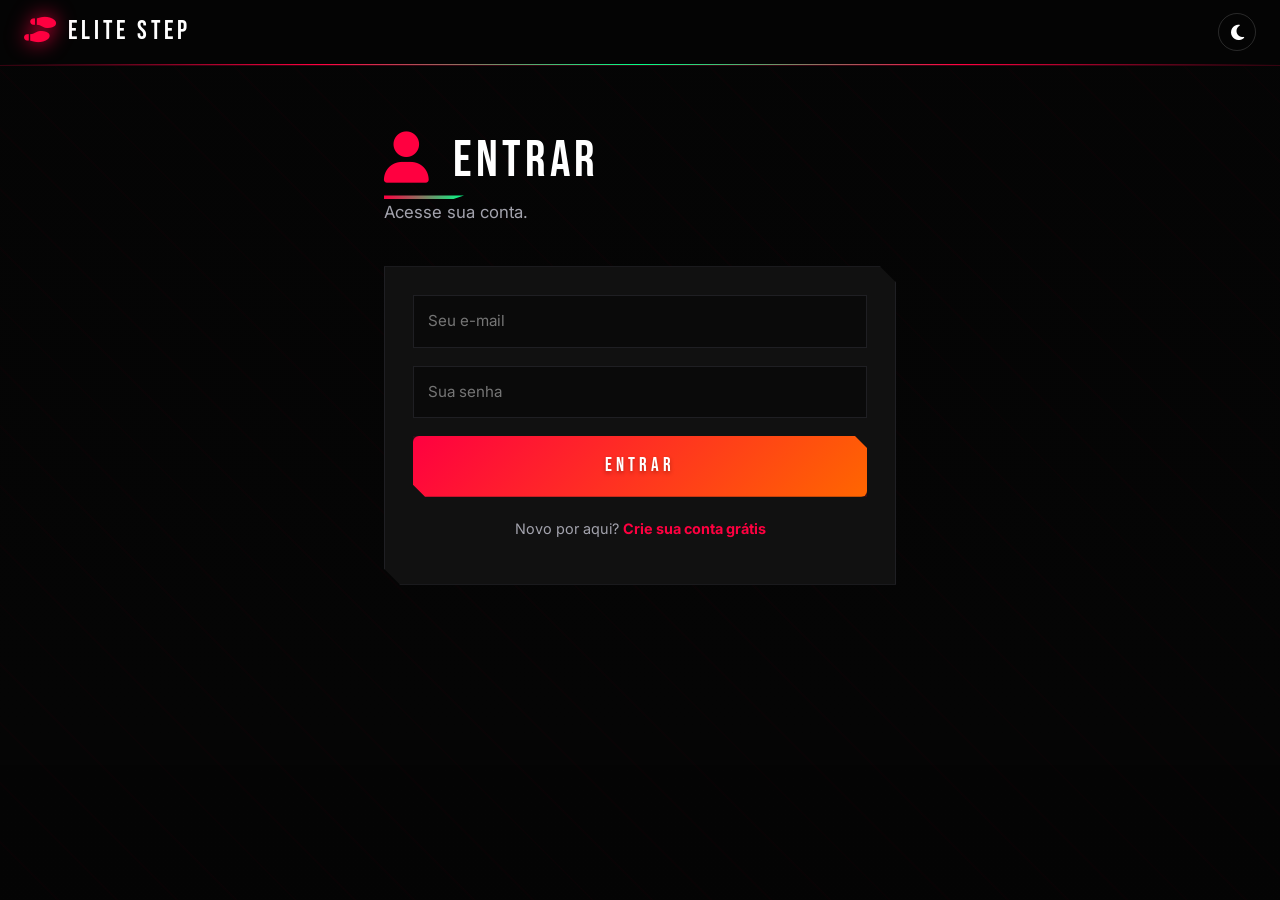
<file: login.html>
<!DOCTYPE html>
<html lang="pt-BR">
<head>
  <meta charset="UTF-8">
  <meta name="viewport" content="width=device-width, initial-scale=1.0">
  <meta name="description" content="Entre no sistema Elite Step.">
  <link rel="icon" href="data:image/svg+xml,<svg xmlns='http://www.w3.org/2000/svg' viewBox='0 0 640 512'><path fill='%23ff0040' d='M416 0C352.3 0 256 32 256 32l0 128c48 0 76 16 104 32s56 32 104 32c56.4 0 176-16 176-96S512 0 416 0zM128 96c0 35.3 28.7 64 64 64l32 0 0-128-32 0c-35.3 0-64 28.7-64 64zM288 512c96 0 224-48 224-128s-119.6-96-176-96c-48 0-76 16-104 32s-56 32-104 32l0 128s96.3 32 160 32zM0 416c0 35.3 28.7 64 64 64l32 0 0-128-32 0c-35.3 0-64 28.7-64 64z'/></svg>">
  <title>Entrar - ELITE STEP</title>
  <link href="https://cdn.jsdelivr.net/npm/bootstrap@5.3.3/dist/css/bootstrap.min.css" rel="stylesheet">
  <link rel="stylesheet" href="https://cdn.jsdelivr.net/npm/bootstrap-icons@1.11.3/font/bootstrap-icons.min.css">
  <link rel="stylesheet" href="style.css">
  <link rel="preconnect" href="https://fonts.googleapis.com">
  <link href="https://fonts.googleapis.com/css2?family=Bebas+Neue&family=Inter:wght@400;600;700;900&family=Orbitron:wght@400;700;900&display=swap" rel="stylesheet">
  <link rel="stylesheet" href="https://cdnjs.cloudflare.com/ajax/libs/font-awesome/6.5.1/css/all.min.css">
</head>
<body>
<script>try{if(localStorage.getItem("eliteTheme")==="light"){document.body.setAttribute("data-theme","light")}}catch(e){}</script>

  <header class="header">
    <div class="container header-inner">
      <a href="index.html" class="logo">
        <span class="logo-icon"><i class="fa-solid fa-shoe-prints"></i></span> ELITE STEP
      </a>
      <div class="header-actions">
        <button class="theme-toggle" id="themeToggle" aria-label="Alternar tema"><i class="fa-solid fa-moon"></i></button>
      </div>
    </div>
  </header>

  <section class="page-section">
    <div class="container auth-wrap">
      <h1 class="page-title"><i class="fa-solid fa-user fa-title-icon"></i> ENTRAR</h1>
      <p class="page-subtitle">Acesse sua conta.</p>

      <div class="auth-card" id="authCard">
        <form id="loginForm" class="auth-form">
          <div class="form-field"><input type="email" id="loginEmail" placeholder="Seu e-mail" autocomplete="email" required></div>
          <div class="form-field"><input type="password" id="loginPass" placeholder="Sua senha" autocomplete="current-password" required></div>
          <button type="submit" class="btn btn-primary btn-full">ENTRAR</button>
          <p class="auth-switch">Novo por aqui? <a href="cadastro.html">Crie sua conta grátis</a></p>
        </form>
      </div>

      <div class="auth-card" id="loggedCard" style="display:none">
        <h2 class="checkout-title">OLÁ, <span id="loggedName"></span>!</h2>
        <p class="page-subtitle" id="loggedEmail"></p>
        <div class="checkout-nav">
          <a href="checkout.html" class="btn btn-primary" style="flex:1;text-align:center">IR AO CHECKOUT</a>
          <button class="btn btn-secondary" id="logoutBtn" style="flex:1">SAIR</button>
        </div>
        <div class="checkout-nav" style="margin-top:10px">
          <a href="perfil.html" class="btn btn-secondary" style="flex:1;text-align:center">MEU PERFIL</a>
          <a href="pedidos.html" class="btn btn-secondary" style="flex:1;text-align:center">MEUS PEDIDOS</a>
        </div>
      </div>
    </div>
  </section>

  <script src="script.js"></script>
  <script>
    const loginForm = document.getElementById("loginForm");

    function getUsers() {
      try { return JSON.parse(localStorage.getItem("eliteUsers")) || []; } catch { return []; }
    }
    async function hashPass(p) {
      try {
        const data = await crypto.subtle.digest("SHA-256", new TextEncoder().encode("elite-step::" + p));
        return "sha256:" + [...new Uint8Array(data)].map(b => b.toString(16).padStart(2, "0")).join("");
      } catch (e) {
        return "b64:" + btoa(p);
      }
    }
    function setSession(s) {
      if (s) localStorage.setItem("eliteSession", JSON.stringify(s));
      else localStorage.removeItem("eliteSession");
      renderAuthState();
      if (typeof updateAuthUI === "function") updateAuthUI();
    }

    function renderAuthState() {
      let sess = null;
      try { sess = JSON.parse(localStorage.getItem("eliteSession") || "null"); } catch {}
      const logged = !!sess;
      document.getElementById("authCard").style.display = logged ? "none" : "block";
      document.getElementById("loggedCard").style.display = logged ? "block" : "none";
      if (logged) {
        document.getElementById("loggedName").textContent = (sess.name || "ATLETA").toUpperCase();
        document.getElementById("loggedEmail").textContent = sess.email;
      }
    }

    loginForm.addEventListener("submit", async (e) => {
      e.preventDefault();
      const email = document.getElementById("loginEmail").value.trim().toLowerCase();
      const pass = document.getElementById("loginPass").value;
      const users = getUsers();
      const user = users.find(u => u.email === email);
      if (!user) { showToast("E-mail ou senha inválidos!"); return; }
      // Aceita contas novas (SHA-256) e migra contas demo antigas (btoa)
      let ok = user.pass === await hashPass(pass);
      if (!ok && user.pass === btoa(pass)) {
        ok = true;
        user.pass = await hashPass(pass);
        localStorage.setItem("eliteUsers", JSON.stringify(users));
      }
      if (!ok) { showToast("E-mail ou senha inválidos!"); return; }
      setSession({ name: user.name, email: user.email });
      showToast("Bem-vindo de volta!");
    });

    document.getElementById("logoutBtn").addEventListener("click", () => {
      setSession(null);
      showToast("Você saiu da conta.");
    });

    renderAuthState();
  </script>
</body>
</html>
</file>
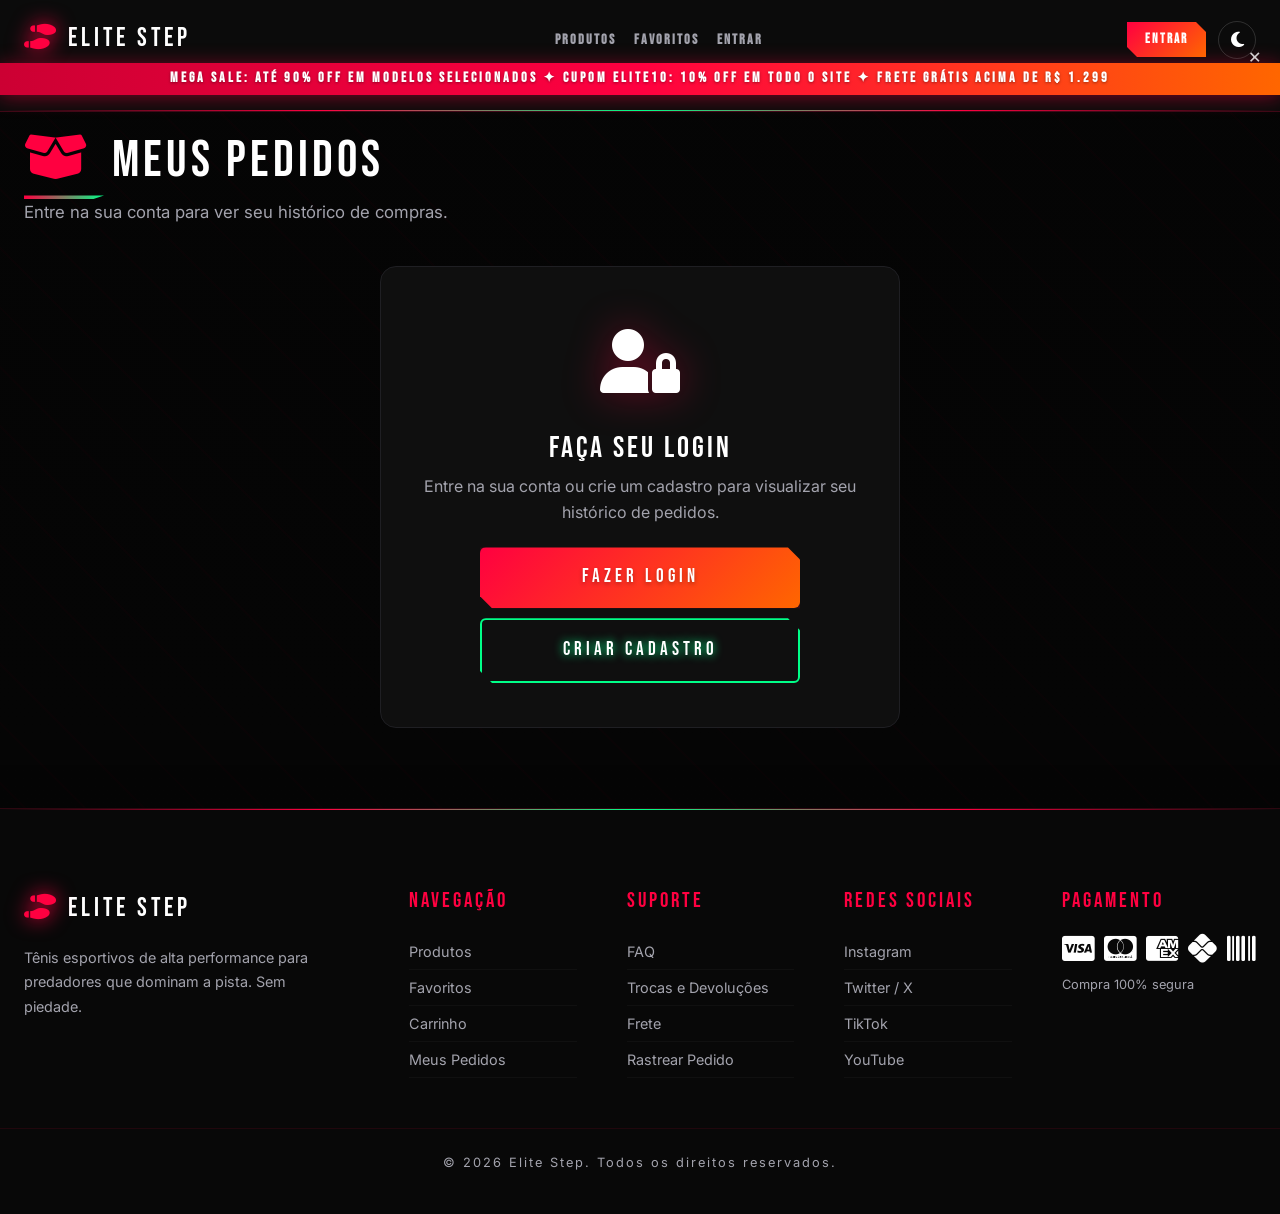
<file: pedidos.html>
<!DOCTYPE html>
<html lang="pt-BR">
<head>
  <meta charset="UTF-8">
  <meta name="viewport" content="width=device-width, initial-scale=1.0">
  <meta name="description" content="Acompanhe seu histórico de compras na Elite Step. Veja seus pedidos, valores e status de entrega.">
  <link rel="icon" href="data:image/svg+xml,<svg xmlns='http://www.w3.org/2000/svg' viewBox='0 0 640 512'><path fill='%23ff0040' d='M416 0C352.3 0 256 32 256 32l0 128c48 0 76 16 104 32s56 32 104 32c56.4 0 176-16 176-96S512 0 416 0zM128 96c0 35.3 28.7 64 64 64l32 0 0-128-32 0c-35.3 0-64 28.7-64 64zM288 512c96 0 224-48 224-128s-119.6-96-176-96c-48 0-76 16-104 32s-56 32-104 32l0 128s96.3 32 160 32zM0 416c0 35.3 28.7 64 64 64l32 0 0-128-32 0c-35.3 0-64 28.7-64 64z'/></svg>">
  <title>Meus Pedidos - ELITE STEP</title>
  <link href="https://cdn.jsdelivr.net/npm/bootstrap@5.3.3/dist/css/bootstrap.min.css" rel="stylesheet">
  <link rel="stylesheet" href="https://cdn.jsdelivr.net/npm/bootstrap-icons@1.11.3/font/bootstrap-icons.min.css">
  <link rel="stylesheet" href="style.css">
  <link rel="preconnect" href="https://fonts.googleapis.com">
  <link href="https://fonts.googleapis.com/css2?family=Bebas+Neue&family=Inter:wght@400;600;700;900&family=Orbitron:wght@400;700;900&display=swap" rel="stylesheet">
  <link rel="stylesheet" href="https://cdnjs.cloudflare.com/ajax/libs/font-awesome/6.5.1/css/all.min.css">
</head>
<body>
<script>try{if(localStorage.getItem("eliteTheme")==="light"){document.body.setAttribute("data-theme","light")}}catch(e){}</script>

  <!-- FAIXA PROMOCIONAL -->
  <div class="promo-bar" id="promoBar">
    <p class="promo-text" id="promoText">MEGA SALE: até 90% OFF em modelos selecionados</p>
    <button class="promo-close" id="promoClose" aria-label="Fechar aviso">&times;</button>
  </div>

  <!-- HEADER -->
  <header class="header">
    <div class="container header-inner">
      <a href="index.html" class="logo">
        <span class="logo-icon"><i class="fa-solid fa-shoe-prints"></i></span> ELITE STEP
      </a>
      <nav class="nav" id="nav">
        <a href="index.html" class="nav-link">Produtos</a>
        <a href="favoritos.html" class="nav-link">Favoritos</a>
        <a href="login.html" class="nav-link" id="authLink">Entrar</a>
      </nav>
      <div class="header-actions">
        <a href="login.html" class="login-text-btn" id="authBtn">ENTRAR</a>
        <button class="theme-toggle" id="themeToggle" aria-label="Alternar tema"><i class="fa-solid fa-moon"></i></button>
        <button class="menu-toggle" id="menuToggle" aria-label="Menu">
          <span></span><span></span><span></span>
        </button>
      </div>
    </div>
  </header>

  <!-- MEUS PEDIDOS -->
  <section class="page-section">
    <div class="container">
      <h1 class="page-title"><i class="fa-solid fa-box-open fa-title-icon"></i> MEUS PEDIDOS</h1>
      <p class="page-subtitle" id="ordersSubtitle">Acompanhe suas compras na Elite Step.</p>

      <!-- Resumo (logado e com pedidos) -->
      <div class="orders-hero" id="ordersHero" style="display:none"></div>

      <!-- Lista de pedidos -->
      <div class="orders-list" id="ordersList"></div>

      <!-- Nenhum pedido -->
      <div class="empty-state" id="ordersEmpty" style="display:none">
        <span class="empty-icon"><i class="fa-solid fa-box-open"></i></span>
        <h2>Nenhum pedido ainda</h2>
        <p>Quando você finalizar uma compra, ela aparecerá aqui com todos os detalhes.</p>
        <a href="index.html" class="btn btn-primary">VER PRODUTOS</a>
      </div>

      <!-- Precisa estar logado -->
      <div class="orders-login" id="ordersLogin" style="display:none">
        <span class="empty-icon"><i class="fa-solid fa-user-lock"></i></span>
        <h2>Faça seu login</h2>
        <p>Entre na sua conta ou crie um cadastro para visualizar seu histórico de pedidos.</p>
        <div class="orders-login-actions">
          <a href="login.html" class="btn btn-primary btn-full">FAZER LOGIN</a>
          <a href="cadastro.html" class="btn btn-secondary btn-full">CRIAR CADASTRO</a>
        </div>
      </div>
    </div>
  </section>

  <!-- FOOTER -->
  <footer class="footer">
    <div class="container footer-inner">
      <div class="footer-brand">
        <span class="logo"><span class="logo-icon"><i class="fa-solid fa-shoe-prints"></i></span> ELITE STEP</span>
        <p>Tênis esportivos de alta performance para predadores que dominam a pista. Sem piedade.</p>
      </div>
      <div class="footer-links">
        <h4>Navegação</h4>
        <a href="index.html#produtos">Produtos</a>
        <a href="favoritos.html">Favoritos</a>
        <a href="carrinho.html">Carrinho</a>
        <a href="pedidos.html">Meus Pedidos</a>
      </div>
      <div class="footer-links">
        <h4>Suporte</h4>
        <a href="faq.html">FAQ</a>
        <a href="faq.html#trocas">Trocas e Devoluções</a>
        <a href="faq.html#frete">Frete</a>
        <a href="rastreio.html">Rastrear Pedido</a>
      </div>
      <div class="footer-links">
        <h4>Redes Sociais</h4>
        <a href="#">Instagram</a>
        <a href="#">Twitter / X</a>
        <a href="#">TikTok</a>
        <a href="#">YouTube</a>
      </div>
      <div class="footer-links">
        <h4>Pagamento</h4>
        <p class="pay-flags">
          <i class="fa-brands fa-cc-visa" title="Visa"></i>
          <i class="fa-brands fa-cc-mastercard" title="Mastercard"></i>
          <i class="fa-brands fa-cc-amex" title="Amex"></i>
          <i class="fa-brands fa-pix" title="Pix"></i>
          <i class="fa-solid fa-barcode" title="Boleto"></i>
        </p>
        <small class="footer-secure">Compra 100% segura</small>
      </div>
    </div>
    <div class="footer-bottom">
      <p>&copy; 2026 Elite Step. Todos os direitos reservados.</p>
    </div>
  </footer>

  <script src="script.js"></script>
  <script>
    (function () {
      function payLabel(p) {
        return p === "pix" ? "Pix" : p === "boleto" ? "Boleto" : "Cartão de crédito";
      }
      function fmtDate(iso) {
        const d = new Date(iso);
        if (isNaN(d.getTime())) return "—";
        return d.toLocaleDateString("pt-BR", { day: "2-digit", month: "2-digit", year: "numeric" }) +
          " às " + d.toLocaleTimeString("pt-BR", { hour: "2-digit", minute: "2-digit" });
      }

      const subtitle = document.getElementById("ordersSubtitle");
      const sess = getSession();

      // Sem login: mostra o convite para entrar/cadastrar
      if (!sess) {
        document.getElementById("ordersLogin").style.display = "block";
        subtitle.textContent = "Entre na sua conta para ver seu histórico de compras.";
        return;
      }

      // Filtra os pedidos do usuário logado (por e-mail)
      const orders = loadOrders().filter(o => {
        if (!sess.email) return true;
        return !o.customer || !o.customer.email || o.customer.email === sess.email;
      });

      // Logado, mas sem pedidos
      if (!orders.length) {
        document.getElementById("ordersEmpty").style.display = "block";
        subtitle.textContent = "Você ainda não fez nenhum pedido.";
        return;
      }

      // Resumo no topo
      const totalGasto = orders.reduce((s, o) => s + (Number(o.total) || 0), 0);
      const hero = document.getElementById("ordersHero");
      hero.style.display = "flex";
      hero.innerHTML =
        '<div class="orders-hero-stat"><strong>' + orders.length + '</strong><span>' + (orders.length === 1 ? "Pedido" : "Pedidos") + '</span></div>' +
        '<div class="orders-hero-sep"></div>' +
        '<div class="orders-hero-stat"><strong>' + formatPrice(totalGasto) + '</strong><span>Total gasto</span></div>' +
        '<a href="index.html" class="btn btn-primary orders-hero-cta">CONTINUAR COMPRANDO</a>';
      subtitle.textContent = orders.length + (orders.length === 1
        ? " pedido encontrado na sua conta."
        : " pedidos encontrados na sua conta.");

      // Cards de pedido
      document.getElementById("ordersList").innerHTML = orders.map(o => {
        const items = (o.items || []).map(it =>
          '<div class="order-item">' +
            '<img class="order-item-img" src="' + (it.image || "") + '" alt="' + (it.name || "Produto") + '" onerror="this.style.visibility=\'hidden\'">' +
            '<div class="order-item-info">' +
              '<strong>' + (it.name || "Produto") + '</strong>' +
              '<small>Tam ' + (it.size || "-") + ' · Qtd ' + (it.qty || 1) + '</small>' +
            '</div>' +
            '<span class="order-item-price">' + formatPrice((Number(it.price) || 0) * (Number(it.qty) || 1)) + '</span>' +
          '</div>'
        ).join("");

        const freteTxt = (Number(o.frete) || 0) === 0 ? "Frete grátis" : "Frete " + formatPrice(o.frete);

        return '<article class="order-card">' +
          '<div class="order-card-head">' +
            '<div>' +
              '<span class="order-id">Pedido ' + o.id + '</span>' +
              '<span class="order-date">' + fmtDate(o.date) + ' · ' + payLabel(o.pay) + '</span>' +
            '</div>' +
            '<span class="order-status"><i class="fa-solid fa-truck-fast"></i> ' + (o.status || "Em processamento") + '</span>' +
          '</div>' +
          '<div class="order-items">' + items + '</div>' +
          '<div class="order-card-foot">' +
            '<span class="order-foot-total">' + freteTxt + '<strong>' + formatPrice(o.total) + '</strong></span>' +
            '<div class="order-actions">' +
              '<a href="rastreio.html?code=' + encodeURIComponent(o.id) + '" class="btn btn-secondary"><i class="fa-solid fa-magnifying-glass-location"></i> RASTREAR</a>' +
            '</div>' +
          '</div>' +
        '</article>';
      }).join("");
    })();
  </script>
</body>
</html>
</file>
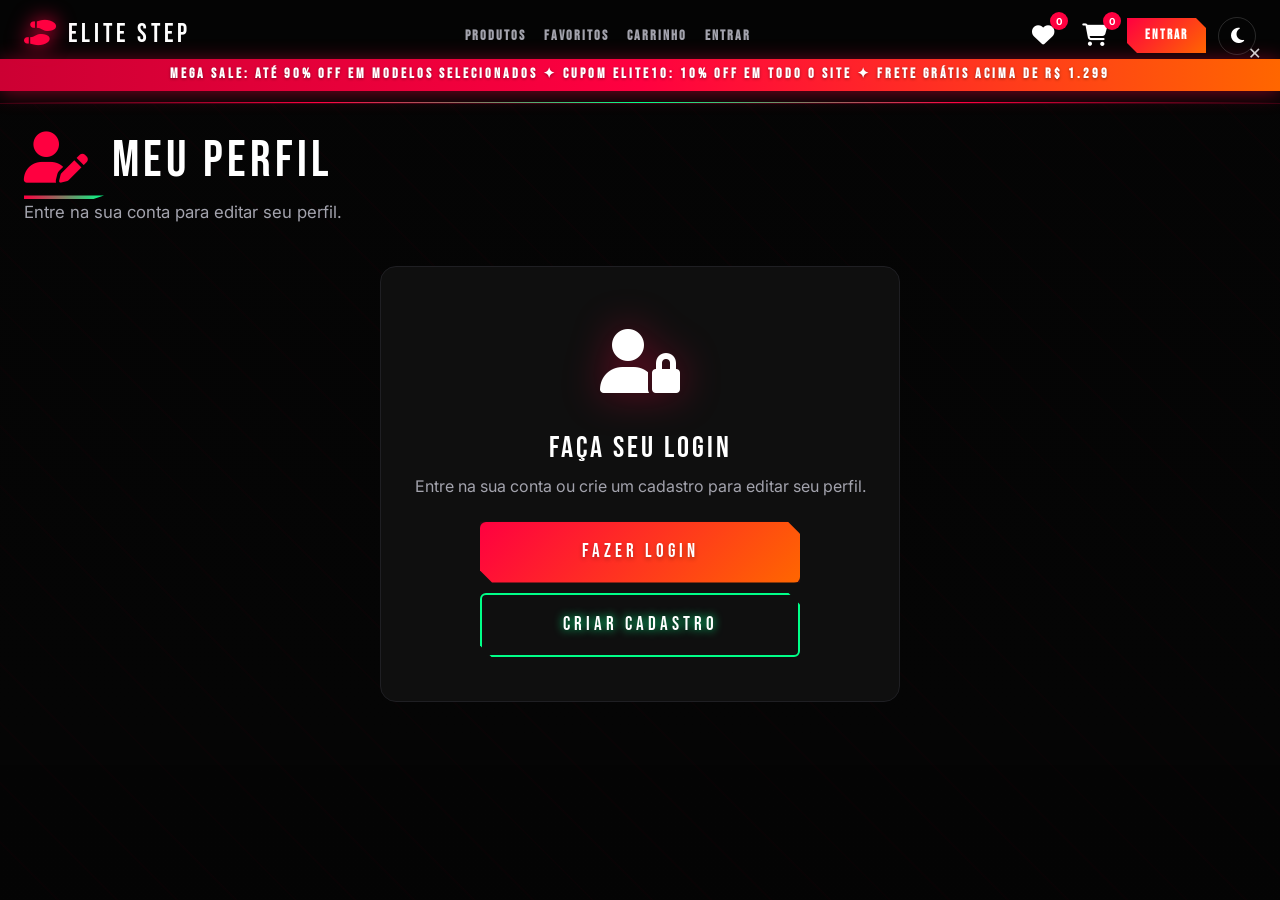
<file: perfil.html>
<!DOCTYPE html>
<html lang="pt-BR">
<head>
  <meta charset="UTF-8">
  <meta name="viewport" content="width=device-width, initial-scale=1.0">
  <meta name="description" content="Edite os dados da sua conta Elite Step: nome, e-mail e senha.">
  <link rel="icon" href="data:image/svg+xml,<svg xmlns='http://www.w3.org/2000/svg' viewBox='0 0 640 512'><path fill='%23ff0040' d='M416 0C352.3 0 256 32 256 32l0 128c48 0 76 16 104 32s56 32 104 32c56.4 0 176-16 176-96S512 0 416 0zM128 96c0 35.3 28.7 64 64 64l32 0 0-128-32 0c-35.3 0-64 28.7-64 64zM288 512c96 0 224-48 224-128s-119.6-96-176-96c-48 0-76 16-104 32s-56 32-104 32l0 128s96.3 32 160 32zM0 416c0 35.3 28.7 64 64 64l32 0 0-128-32 0c-35.3 0-64 28.7-64 64z'/></svg>">
  <title>Meu Perfil - ELITE STEP</title>
  <link href="https://cdn.jsdelivr.net/npm/bootstrap@5.3.3/dist/css/bootstrap.min.css" rel="stylesheet">
  <link rel="stylesheet" href="https://cdn.jsdelivr.net/npm/bootstrap-icons@1.11.3/font/bootstrap-icons.min.css">
  <link rel="stylesheet" href="style.css">
  <link rel="preconnect" href="https://fonts.googleapis.com">
  <link href="https://fonts.googleapis.com/css2?family=Bebas+Neue&family=Inter:wght@400;600;700;900&family=Orbitron:wght@400;700;900&display=swap" rel="stylesheet">
  <link rel="stylesheet" href="https://cdnjs.cloudflare.com/ajax/libs/font-awesome/6.5.1/css/all.min.css">
</head>
<body>
<script>try{if(localStorage.getItem("eliteTheme")==="light"){document.body.setAttribute("data-theme","light")}}catch(e){}</script>

  <!-- FAIXA PROMOCIONAL -->
  <div class="promo-bar" id="promoBar">
    <p class="promo-text" id="promoText">MEGA SALE: até 90% OFF em modelos selecionados</p>
    <button class="promo-close" id="promoClose" aria-label="Fechar aviso">&times;</button>
  </div>

  <!-- HEADER -->
  <header class="header">
    <div class="container header-inner">
      <a href="index.html" class="logo">
        <span class="logo-icon"><i class="fa-solid fa-shoe-prints"></i></span> ELITE STEP
      </a>
      <nav class="nav" id="nav">
        <a href="index.html" class="nav-link">Produtos</a>
        <a href="favoritos.html" class="nav-link">Favoritos</a>
        <a href="carrinho.html" class="nav-link">Carrinho</a>
        <a href="login.html" class="nav-link" id="authLink">Entrar</a>
      </nav>
      <div class="header-actions">
        <a href="favoritos.html" class="cart-btn" aria-label="Favoritos"><i class="fa-solid fa-heart"></i><span class="cart-count" id="favCount">0</span></a>
        <a href="carrinho.html" class="cart-btn" aria-label="Carrinho"><i class="fa-solid fa-cart-shopping"></i><span class="cart-count" id="cartCount">0</span></a>
        <a href="login.html" class="login-text-btn" id="authBtn">ENTRAR</a>
        <button class="theme-toggle" id="themeToggle" aria-label="Alternar tema"><i class="fa-solid fa-moon"></i></button>
        <button class="menu-toggle" id="menuToggle" aria-label="Menu">
          <span></span><span></span><span></span>
        </button>
      </div>
    </div>
  </header>

  <!-- PERFIL -->
  <section class="page-section">
    <div class="container">
      <h1 class="page-title"><i class="fa-solid fa-user-pen fa-title-icon"></i> MEU PERFIL</h1>
      <p class="page-subtitle" id="profileSubtitle">Gerencie seus dados de conta.</p>

      <!-- Precisa estar logado -->
      <div class="orders-login" id="profileLogin" style="display:none">
        <span class="empty-icon"><i class="fa-solid fa-user-lock"></i></span>
        <h2>Faça seu login</h2>
        <p>Entre na sua conta ou crie um cadastro para editar seu perfil.</p>
        <div class="orders-login-actions">
          <a href="login.html" class="btn btn-primary btn-full">FAZER LOGIN</a>
          <a href="cadastro.html" class="btn btn-secondary btn-full">CRIAR CADASTRO</a>
        </div>
      </div>

      <!-- Conteúdo do perfil -->
      <div class="profile-grid" id="profileContent" style="display:none">
        <div class="profile-card">
          <h2 class="checkout-title">DADOS DA CONTA</h2>
          <form id="profileForm" class="auth-form">
            <div class="form-field">
              <label for="pNome">Nome completo</label>
              <input type="text" id="pNome" placeholder="Seu nome" autocomplete="name" required>
            </div>
            <div class="form-field">
              <label for="pEmail">E-mail</label>
              <input type="email" id="pEmail" placeholder="voce@email.com" autocomplete="email" required>
            </div>
            <div class="form-field">
              <label for="pPass">Nova senha <span class="profile-optional">(opcional)</span></label>
              <input type="password" id="pPass" placeholder="Deixe em branco para manter" autocomplete="new-password">
            </div>
            <div class="form-field">
              <label for="pPass2">Confirmar nova senha</label>
              <input type="password" id="pPass2" placeholder="Repita a nova senha" autocomplete="new-password">
            </div>
            <button type="submit" class="btn btn-primary btn-full">SALVAR ALTERAÇÕES</button>
            <p class="auth-hint"><i class="fa-solid fa-shield-halved"></i> Seus dados são salvos localmente (demo front-end).</p>
          </form>
        </div>

        <aside class="profile-side">
          <div class="profile-avatar" id="profileAvatar">A</div>
          <h3 class="profile-name" id="profileName">Atleta</h3>
          <p class="profile-email" id="profileEmail"></p>
          <div class="profile-stats">
            <div><strong id="profileOrders">0</strong><span>Pedidos</span></div>
            <div><strong id="profileSpent">R$ 0,00</strong><span>Gasto</span></div>
          </div>
          <button type="button" class="btn btn-secondary btn-full" id="profileLogout"><i class="fa-solid fa-right-from-bracket"></i> SAIR DA CONTA</button>
        </aside>
      </div>
    </div>
  </section>

  <script src="script.js"></script>
  <script>
    function getUsers() { try { return JSON.parse(localStorage.getItem("eliteUsers")) || []; } catch { return []; } }
    async function hashPass(p) {
      try {
        const data = await crypto.subtle.digest("SHA-256", new TextEncoder().encode("elite-step::" + p));
        return "sha256:" + [...new Uint8Array(data)].map(b => b.toString(16).padStart(2, "0")).join("");
      } catch (e) {
        return "b64:" + btoa(p);
      }
    }

    const sess = getSession();

    if (!sess) {
      document.getElementById("profileLogin").style.display = "block";
      document.getElementById("profileSubtitle").textContent = "Entre na sua conta para editar seu perfil.";
    } else {
      document.getElementById("profileContent").style.display = "grid";
      document.getElementById("pNome").value = sess.name || "";
      document.getElementById("pEmail").value = sess.email || "";

      function renderSide() {
        const orders = loadOrders().filter(o =>
          !sess.email || !o.customer || !o.customer.email || o.customer.email === sess.email
        );
        document.getElementById("profileAvatar").textContent = (sess.name || "A").trim().charAt(0).toUpperCase() || "A";
        document.getElementById("profileName").textContent = sess.name || "Atleta";
        document.getElementById("profileEmail").textContent = sess.email || "";
        document.getElementById("profileOrders").textContent = orders.length;
        document.getElementById("profileSpent").textContent = formatPrice(orders.reduce((s, o) => s + (Number(o.total) || 0), 0));
      }
      renderSide();

      document.getElementById("profileForm").addEventListener("submit", async (e) => {
        e.preventDefault();
        const name = document.getElementById("pNome").value.trim();
        const email = document.getElementById("pEmail").value.trim().toLowerCase();
        const pass = document.getElementById("pPass").value;
        const pass2 = document.getElementById("pPass2").value;

        if (name.length < 3) { showToast("Informe seu nome completo!"); return; }
        if (!/^[^@\s]+@[^@\s]+\.[^@\s]+$/.test(email)) { showToast("E-mail inválido!"); return; }

        const users = getUsers();
        const idx = users.findIndex(u => u.email === sess.email);
        if (idx === -1) { showToast("Conta não encontrada."); return; }
        if (email !== sess.email && users.some((u, i) => i !== idx && u.email === email)) {
          showToast("Este e-mail já está em uso!"); return;
        }
        if (pass || pass2) {
          if (pass.length < 6) { showToast("A senha deve ter ao menos 6 caracteres!"); return; }
          if (pass !== pass2) { showToast("As senhas não coincidem!"); return; }
          users[idx].pass = await hashPass(pass);
        }

        const oldEmail = sess.email;
        users[idx].name = name;
        users[idx].email = email;
        localStorage.setItem("eliteUsers", JSON.stringify(users));

        // Migra os pedidos para o novo e-mail (para continuar aparecendo em Meus Pedidos)
        if (email !== oldEmail) {
          const orders = loadOrders();
          let changed = false;
          orders.forEach(o => { if (o.customer && o.customer.email === oldEmail) { o.customer.email = email; changed = true; } });
          if (changed) saveOrders(orders);
        }

        sess.name = name;
        sess.email = email;
        localStorage.setItem("eliteSession", JSON.stringify({ name: name, email: email }));
        if (typeof updateAuthUI === "function") updateAuthUI();

        document.getElementById("pPass").value = "";
        document.getElementById("pPass2").value = "";
        renderSide();
        showToast("Perfil atualizado com sucesso!");
      });

      document.getElementById("profileLogout").addEventListener("click", () => {
        localStorage.removeItem("eliteSession");
        showToast("Você saiu da sua conta.");
        window.setTimeout(() => { window.location.href = "index.html"; }, 500);
      });
    }
  </script>
</body>
</html>
</file>
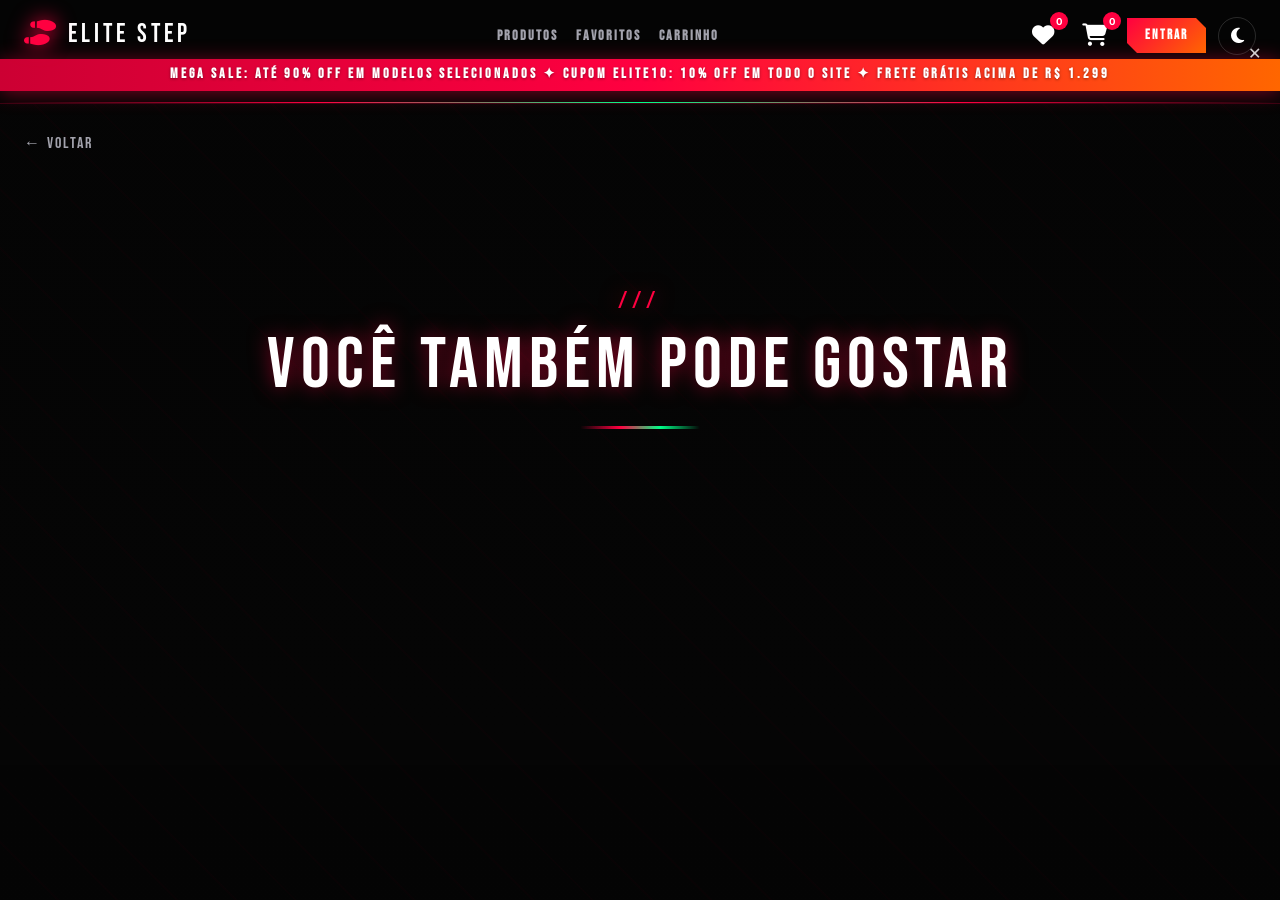
<file: produto-detalhes.html>
<!DOCTYPE html>
<html lang="pt-BR">
<head>
  <meta charset="UTF-8">
  <meta name="viewport" content="width=device-width, initial-scale=1.0">
  <title>Produto - ELITE STEP</title>
  <script>
    // Alias exigido no PDF: produto-detalhes.html -> detalhes.html (preserva ?id=)
    (function () {
      var q = window.location.search || "";
      window.location.replace("detalhes.html" + q);
    })();
  </script>
</head>
<body>
  <p>Redirecionando para <a href="detalhes.html">detalhes.html</a>...</p>
</body>
</html>
</file>
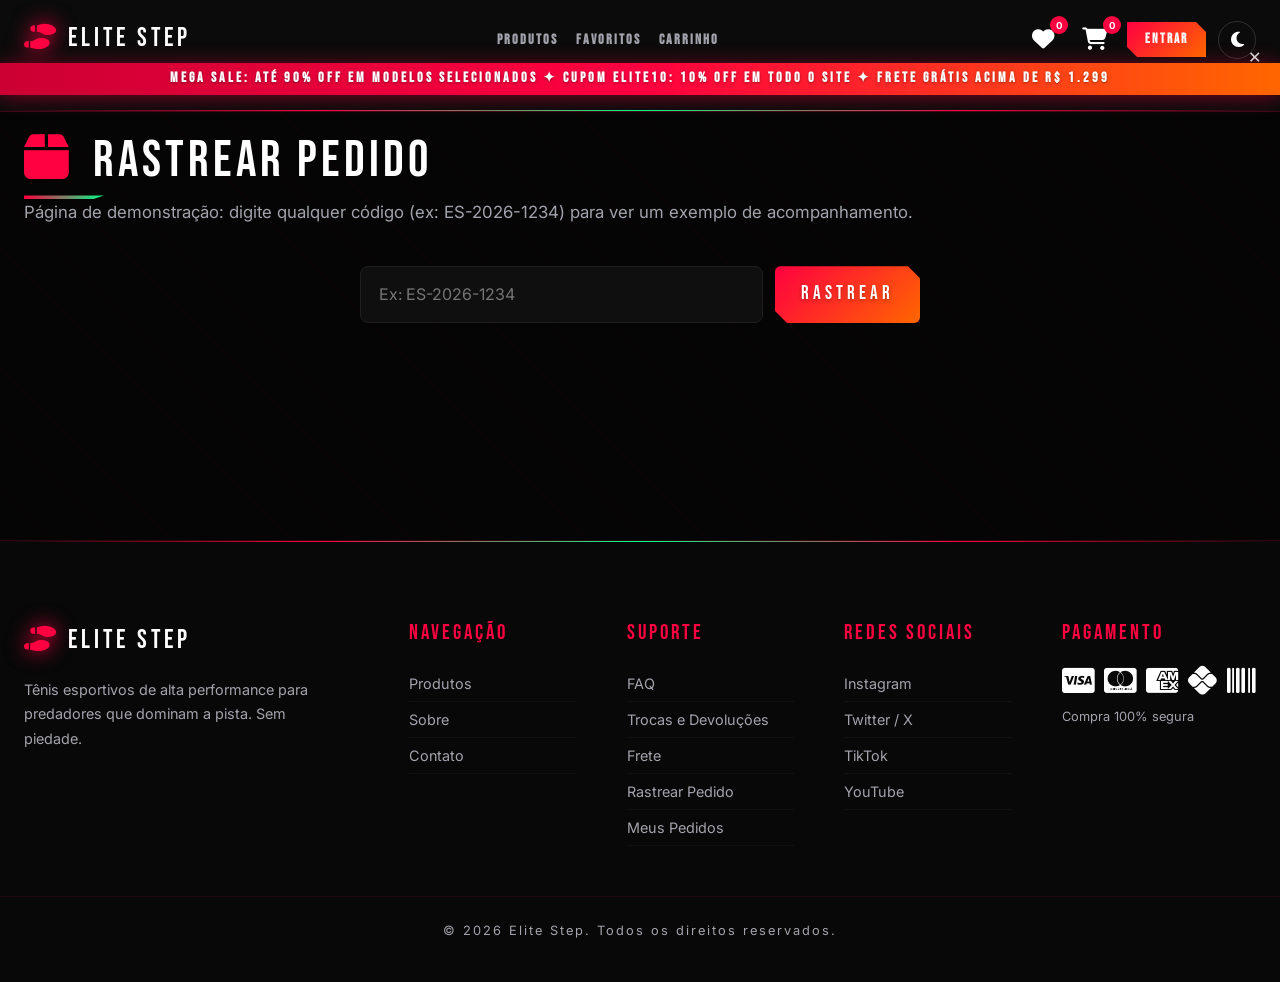
<file: rastreio.html>
<!DOCTYPE html>
<html lang="pt-BR">
<head>
  <meta charset="UTF-8">
  <meta name="viewport" content="width=device-width, initial-scale=1.0">
  <meta name="description" content="Rastreie seu pedido Elite Step informando o código de rastreio.">
  <link rel="icon" href="data:image/svg+xml,<svg xmlns='http://www.w3.org/2000/svg' viewBox='0 0 640 512'><path fill='%23ff0040' d='M416 0C352.3 0 256 32 256 32l0 128c48 0 76 16 104 32s56 32 104 32c56.4 0 176-16 176-96S512 0 416 0zM128 96c0 35.3 28.7 64 64 64l32 0 0-128-32 0c-35.3 0-64 28.7-64 64zM288 512c96 0 224-48 224-128s-119.6-96-176-96c-48 0-76 16-104 32s-56 32-104 32l0 128s96.3 32 160 32zM0 416c0 35.3 28.7 64 64 64l32 0 0-128-32 0c-35.3 0-64 28.7-64 64z'/></svg>">
  <title>Rastrear Pedido - ELITE STEP</title>
  <link href="https://cdn.jsdelivr.net/npm/bootstrap@5.3.3/dist/css/bootstrap.min.css" rel="stylesheet">
  <link rel="stylesheet" href="https://cdn.jsdelivr.net/npm/bootstrap-icons@1.11.3/font/bootstrap-icons.min.css">
  <link rel="stylesheet" href="style.css">
  <link rel="preconnect" href="https://fonts.googleapis.com">
  <link href="https://fonts.googleapis.com/css2?family=Bebas+Neue&family=Inter:wght@400;600;700;900&family=Orbitron:wght@400;700;900&display=swap" rel="stylesheet">
  <link rel="stylesheet" href="https://cdnjs.cloudflare.com/ajax/libs/font-awesome/6.5.1/css/all.min.css">
</head>
<body>
<script>try{if(localStorage.getItem("eliteTheme")==="light"){document.body.setAttribute("data-theme","light")}}catch(e){}</script>

  <!-- FAIXA PROMOCIONAL -->
  <div class="promo-bar" id="promoBar">
    <p class="promo-text" id="promoText">MEGA SALE: até 90% OFF em modelos selecionados</p>
    <button class="promo-close" id="promoClose" aria-label="Fechar aviso">&times;</button>
  </div>

  <!-- HEADER -->
  <header class="header">
    <div class="container header-inner">
      <a href="index.html" class="logo">
        <span class="logo-icon"><i class="fa-solid fa-shoe-prints"></i></span> ELITE STEP
      </a>
      <nav class="nav" id="nav">
        <a href="index.html" class="nav-link">Produtos</a>
        <a href="favoritos.html" class="nav-link">Favoritos</a>
        <a href="carrinho.html" class="nav-link">Carrinho</a>
      </nav>
      <div class="header-actions">
        <a href="favoritos.html" class="cart-btn" aria-label="Favoritos"><i class="fa-solid fa-heart"></i><span class="cart-count" id="favCount">0</span></a>
        <a href="carrinho.html" class="cart-btn" aria-label="Carrinho"><i class="fa-solid fa-cart-shopping"></i><span class="cart-count" id="cartCount">0</span></a>
        <button class="theme-toggle" id="themeToggle" aria-label="Alternar tema"><i class="fa-solid fa-moon"></i></button>
        <button class="menu-toggle" id="menuToggle" aria-label="Menu">
          <span></span><span></span><span></span>
        </button>
      </div>
    </div>
  </header>

  <!-- RASTREIO -->
  <section class="page-section">
    <div class="container">
      <h1 class="page-title"><i class="fa-solid fa-box fa-title-icon"></i> RASTREAR PEDIDO</h1>
      <p class="page-subtitle">Página de demonstração: digite qualquer código (ex: ES-2026-1234) para ver um exemplo de acompanhamento.</p>

      <div class="tracking-box">
        <input type="text" id="trackCode" placeholder="Ex: ES-2026-1234" aria-label="Código do pedido">
        <button class="btn btn-primary" id="trackBtn">RASTREAR</button>
      </div>

      <div class="tracking-result" id="trackResult" style="display:none">
        <!-- Preenchido via JS -->
      </div>
    </div>
  </section>

  <!-- FOOTER -->
  <footer class="footer">
    <div class="container footer-inner">
      <div class="footer-brand">
        <span class="logo"><span class="logo-icon"><i class="fa-solid fa-shoe-prints"></i></span> ELITE STEP</span>
        <p>Tênis esportivos de alta performance para predadores que dominam a pista. Sem piedade.</p>
      </div>
      <div class="footer-links">
        <h4>Navegação</h4>
        <a href="index.html#produtos">Produtos</a>
        <a href="index.html#sobre">Sobre</a>
        <a href="index.html#contato">Contato</a>
      </div>
      <div class="footer-links">
        <h4>Suporte</h4>
        <a href="faq.html">FAQ</a>
        <a href="faq.html#trocas">Trocas e Devoluções</a>
        <a href="faq.html#frete">Frete</a>
        <a href="rastreio.html">Rastrear Pedido</a>
        <a href="pedidos.html">Meus Pedidos</a>
      </div>
      <div class="footer-links">
        <h4>Redes Sociais</h4>
        <a href="#">Instagram</a>
        <a href="#">Twitter / X</a>
        <a href="#">TikTok</a>
        <a href="#">YouTube</a>
      </div>
      <div class="footer-links">
        <h4>Pagamento</h4>
        <p class="pay-flags">
          <i class="fa-brands fa-cc-visa" title="Visa"></i>
          <i class="fa-brands fa-cc-mastercard" title="Mastercard"></i>
          <i class="fa-brands fa-cc-amex" title="Amex"></i>
          <i class="fa-brands fa-pix" title="Pix"></i>
          <i class="fa-solid fa-barcode" title="Boleto"></i>
        </p>
        <small class="footer-secure">Compra 100% segura</small>
      </div>
    </div>
    <div class="footer-bottom">
      <p>&copy; 2026 Elite Step. Todos os direitos reservados.</p>
    </div>
  </footer>

  <script src="script.js"></script>
  <script>
    const trackInput = document.getElementById("trackCode");
    const trackBtn = document.getElementById("trackBtn");
    const trackResult = document.getElementById("trackResult");

    const statuses = [
      { label: "Pedido confirmado", done: true },
      { label: "Pagamento aprovado", done: true },
      { label: "Em trânsito", done: true },
      { label: "Saiu para entrega", done: false },
      { label: "Entregue", done: false }
    ];

    function trackOrder() {
      const code = trackInput.value.trim();
      if (!code) {
        showToast("Digite um código de pedido!");
        return;
      }
      trackResult.style.display = "block";
      trackResult.innerHTML = `
        <h3>Código: <span>${code}</span></h3>
        <div class="track-status-list">
          ${statuses.map((s, i) => `
            <div class="track-status ${s.done ? 'done' : 'pending'}">
              <span class="track-status-dot">${s.done ? '<i class="fa-solid fa-check"></i>' : '<i class="fa-solid fa-circle"></i>'}</span>
              <div>
                <strong>${s.label}</strong>
                <small>${s.done ? 'Concluído' : 'Aguardando'}${i === 2 ? ' - previsão: 3 dias úteis' : ''}</small>
              </div>
            </div>
          `).join('')}
        </div>
        <p class="track-note">Demonstração com status simulado. Em caso de dúvidas, entre em contato pelo nosso FAQ ou fale conosco.</p>
      `;
    }

    trackBtn.addEventListener("click", trackOrder);
    trackInput.addEventListener("keydown", (e) => {
      if (e.key === "Enter") trackOrder();
    });

    // Se vier com ?code= (ex: vindo de "Meus Pedidos"), já preenche e rastreia
    const codeParam = new URLSearchParams(window.location.search).get("code");
    if (codeParam) {
      trackInput.value = codeParam;
      trackOrder();
    }
  </script>
</body>
</html>
</file>
<file: style.css>
/* ===== THEME TOGGLE BUTTON ===== */
.theme-toggle {
  background: none;
  border: 1px solid rgba(255,255,255,0.15);
  border-radius: 50%;
  width: 38px;
  height: 38px;
  display: flex;
  align-items: center;
  justify-content: center;
  font-size: 1.1rem;
  cursor: pointer;
  transition: var(--transition);
  flex-shrink: 0;
}
.theme-toggle:hover {
  border-color: var(--accent);
  box-shadow: 0 0 12px rgba(0,255,136,0.3);
}

/* ===== LIGHT THEME ===== */
body[data-theme="light"] {
  --bg: #f4f4f5;
  --bg-card: #ffffff;
  --bg-card-hover: #e4e4e7;
  --text: #101013;
  --text-muted: #3f3f46;
  --shadow: 0 0 30px rgba(0,0,0,0.08);
  --shadow-lg: 0 0 60px rgba(0,0,0,0.10);
}
body[data-theme="light"]::before {
  background:
    repeating-linear-gradient(
      45deg,
      transparent,
      transparent 40px,
      rgba(0,0,0,0.02) 40px,
      rgba(0,0,0,0.02) 42px
    );
}
body[data-theme="light"] .header {
  background: rgba(244,244,245,0.92);
  border-bottom-color: rgba(0,0,0,0.08);
}
body[data-theme="light"] .section-title {
  color: #18181b;
  text-shadow: none;
}
body[data-theme="light"] .logo,
body[data-theme="light"] .nav-link,
body[data-theme="light"] .cart-btn,
body[data-theme="light"] .theme-toggle,
body[data-theme="light"] .product-name,
body[data-theme="light"] .product-brand,
body[data-theme="light"] .product-cat,
body[data-theme="light"] .rating-count,
body[data-theme="light"] .modal-info h2,
body[data-theme="light"] .modal-cat,
body[data-theme="light"] .modal-desc,
body[data-theme="light"] .modal-price,
body[data-theme="light"] .modal-sizes p,
body[data-theme="light"] .modal-colors p,
body[data-theme="light"] .banner-text p,
body[data-theme="light"] .hero-desc,
body[data-theme="light"] .hero-tag,
body[data-theme="light"] .stat-num,
body[data-theme="light"] .stat-label,
body[data-theme="light"] .sobre-text p,
body[data-theme="light"] .footer-brand p,
body[data-theme="light"] .footer-links a,
body[data-theme="light"] .footer-links h4,
body[data-theme="light"] .footer-bottom p,
body[data-theme="light"] .cat-card span:not(.cat-icon),
body[data-theme="light"] .hero-title,
body[data-theme="light"] .hero-title span,
body[data-theme="light"] .banner-text h2,
body[data-theme="light"] .banner-text h2 span,
body[data-theme="light"] .sobre-card h3,
body[data-theme="light"] .sobre-card p,
body[data-theme="light"] .contact-form input,
body[data-theme="light"] .contact-form textarea,
body[data-theme="light"] .modal-info h2,
body[data-theme="light"] .cart-empty,
body[data-theme="light"] .cart-header h3 {
  color: #18181b;
}
body[data-theme="light"] .header-actions .cart-btn,
body[data-theme="light"] .header-actions .theme-toggle {
  color: #18181b;
  border-color: rgba(0,0,0,0.12);
}
body[data-theme="light"] .header-actions .theme-toggle:hover {
  border-color: var(--primary);
  box-shadow: 0 0 12px rgba(255,0,64,0.15);
}
body[data-theme="light"] .preloader {
  background: #f4f4f5;
}
body[data-theme="light"] .hero-title span,
body[data-theme="light"] .banner-text h2 span,
body[data-theme="light"] .section-title::before,
body[data-theme="light"] .btn-secondary {
  color: var(--primary);
  text-shadow: none;
}
body[data-theme="light"] .btn-secondary {
  border-color: var(--primary);
}
body[data-theme="light"] .btn-secondary:hover {
  background: var(--primary);
  color: #fff;
}
body[data-theme="light"] .btn-primary {
  box-shadow: 0 4px 20px rgba(255,0,64,0.25);
  text-shadow: none;
}
body[data-theme="light"] .product-bg {
  opacity: 0.15;
}
body[data-theme="light"] .shoe-glow {
  background: radial-gradient(circle, rgba(255,0,64,0.15), transparent 70%);
}
body[data-theme="light"] .banner {
  background: linear-gradient(135deg, #fef2f2, #fff7ed);
}
body[data-theme="light"] .sobre {
  background: #f8f8fa;
}
body[data-theme="light"] .contato {
  background: #f0f0f2;
}
body[data-theme="light"] .footer {
  background: #ffffff;
  border-top-color: rgba(0,0,0,0.08);
}
body[data-theme="light"] .footer-bottom {
  background: #f0f0f2;
}
body[data-theme="light"] .cat-card {
  background: #fff;
  border-color: rgba(0,0,0,0.08);
  color: #18181b;
}
body[data-theme="light"] .cat-card:hover,
body[data-theme="light"] .cat-card.active {
  background: var(--primary);
  color: #fff;
  border-color: var(--primary);
}
body[data-theme="light"] .product-card {
  background: #fff;
  border-color: rgba(0,0,0,0.06);
}
body[data-theme="light"] .product-card:hover {
  box-shadow: 0 20px 40px rgba(0,0,0,0.10);
  border-color: rgba(255, 0, 64, 0.4);
}
body[data-theme="light"] .products-toolbar {
  background: #fff;
  border: 1px solid rgba(0,0,0,0.08);
  border-radius: 12px;
  padding: 14px 16px;
}
body[data-theme="light"] .search-box input {
  background: #f4f4f5;
  color: #18181b;
  border-color: rgba(0,0,0,0.10);
}
body[data-theme="light"] .search-box input::placeholder {
  color: #52525b;
}
body[data-theme="light"] .toolbar-select {
  background: #f4f4f5;
  color: #18181b;
  border-color: rgba(0,0,0,0.10);
}
body[data-theme="light"] .search-icon {
  color: #52525b;
}
body[data-theme="light"] .product-old-price {
  color: #52525b;
}
body[data-theme="light"] .product-add-btn {
  background: #f4f4f5;
  color: #18181b;
}
body[data-theme="light"] .product-add-btn:hover {
  background: var(--primary);
  color: #fff;
}
body[data-theme="light"] .product-details-btn {
  color: var(--primary);
}
body[data-theme="light"] .card-fav-btn {
  color: #3f3f46;
  background: rgba(255, 255, 255, 0.92);
  border-color: rgba(0, 0, 0, 0.12);
}
body[data-theme="light"] .card-fav-btn.fav-active {
  color: #ef4444;
}
body[data-theme="light"] .no-results {
  color: #3f3f46;
}
body[data-theme="light"] .cart-sidebar {
  background: #fff;
  color: #18181b;
}
body[data-theme="light"] .cart-sidebar .cart-item {
  border-bottom-color: rgba(0,0,0,0.08);
}
body[data-theme="light"] .cart-sidebar .cart-total {
  border-top-color: rgba(0,0,0,0.08);
  color: #18181b;
}
body[data-theme="light"] .modal {
  background: #fff;
  color: #18181b;
}
body[data-theme="light"] .checkout-modal {
  background: #ffffff;
  box-shadow: 0 0 40px rgba(0,0,0,0.15);
}
body[data-theme="light"] .checkout-close {
  color: #18181b;
  border-color: rgba(0,0,0,0.15);
}
body[data-theme="light"] .modal-close {
  color: #18181b;
}
body[data-theme="light"] .checkout-step input,
body[data-theme="light"] .checkout-step select,
body[data-theme="light"] .form-field input,
body[data-theme="light"] .form-field select {
  background: #f4f4f5;
  color: #18181b;
  border-color: rgba(0,0,0,0.12);
}
body[data-theme="light"] .form-field select option {
  background: #ffffff;
  color: #18181b;
}
body[data-theme="light"] .step-indicator {
  background: #e4e4e7;
}
body[data-theme="light"] .step-indicator.active {
  background: var(--primary);
}
body[data-theme="light"] .pay-option {
  background: #f4f4f5;
  border-color: rgba(0,0,0,0.10);
  color: #18181b;
}
body[data-theme="light"] .pay-option.active {
  border-color: var(--primary);
}
body[data-theme="light"] .pay-info strong,
body[data-theme="light"] .confirm-address strong,
body[data-theme="light"] .confirm-pay strong {
  color: #18181b;
}
body[data-theme="light"] .confirm-address,
body[data-theme="light"] .confirm-pay {
  background: #f4f4f5;
  border-color: rgba(0,0,0,0.08);
}
body[data-theme="light"] .confirm-address p,
body[data-theme="light"] .confirm-pay p {
  color: #27272a;
}
body[data-theme="light"] .step-num {
  background: #e4e4e7;
  color: #27272a;
}
body[data-theme="light"] .step-indicator.active .step-num {
  background: var(--primary);
  color: #fff;
}
body[data-theme="light"] .confirm-row {
  border-bottom-color: rgba(0,0,0,0.08);
}
body[data-theme="light"] .confirm-row span:first-child {
  color: #3f3f46;
}
body[data-theme="light"] .confirm-total {
  background: rgba(255, 0, 64, 0.06);
  border-color: rgba(255, 0, 64, 0.3);
  border-top-color: rgba(0,0,0,0.08);
  color: #18181b;
}
body[data-theme="light"] .pay-method-info {
  background: #ecfdf5;
  border-color: #10b981;
  color: #065f46;
}
body[data-theme="light"] .faq-item {
  background: #fff;
  border-color: rgba(0,0,0,0.08);
}
body[data-theme="light"] .faq-item summary {
  color: #18181b;
}
body[data-theme="light"] .faq-item summary:hover {
  color: var(--primary);
}
body[data-theme="light"] .faq-item p {
  color: #27272a;
}
body[data-theme="light"] .track-input input,
body[data-theme="light"] .tracking-box input {
  background: #f4f4f5;
  color: #18181b;
  border-color: rgba(0,0,0,0.12);
}
body[data-theme="light"] .track-status,
body[data-theme="light"] .tracking-result {
  background: #fff;
  border-color: rgba(0,0,0,0.08);
}
body[data-theme="light"] .tracking-result h3,
body[data-theme="light"] .tracking-result h3 span,
body[data-theme="light"] .track-status strong,
body[data-theme="light"] .track-note {
  color: #18181b;
}
body[data-theme="light"] .track-step {
  background: #e4e4e7;
  color: #3f3f46;
}
body[data-theme="light"] .track-step.active {
  background: var(--primary);
  color: #fff;
}
body[data-theme="light"] .qty-btn {
  background: #f4f4f5;
  color: #18181b;
  border-color: rgba(0,0,0,0.12);
}
body[data-theme="light"] .qty-btn:hover {
  background: var(--primary);
  color: #fff;
  border-color: var(--primary);
}
body[data-theme="light"] .qty-num {
  color: #18181b;
}
body[data-theme="light"] .cart-page-remove {
  border-color: rgba(0,0,0,0.12);
  color: #3f3f46;
}
body[data-theme="light"] .cart-page-remove:hover {
  background: #ef4444;
  border-color: #ef4444;
  color: #fff;
}
body[data-theme="light"] ::-webkit-scrollbar-track { background: #f4f4f5; }
body[data-theme="light"] ::-webkit-scrollbar-thumb { background: #d4d4d8; }
body[data-theme="light"] .empty-state p,
body[data-theme="light"] .cart-empty,
body[data-theme="light"] .favoritos-empty {
  color: #3f3f46;
}
body[data-theme="light"] .product-rating .stars {
  color: #fbbf24;
}
body[data-theme="light"] .cart-page-item {
  background: #ffffff;
  border-color: rgba(0,0,0,0.08);
}
body[data-theme="light"] .cart-page-name {
  color: #18181b;
}
body[data-theme="light"] .cart-page-name:hover {
  color: var(--primary);
}
body[data-theme="light"] .cart-page-meta {
  color: #27272a;
}
body[data-theme="light"] .cart-page-img img {
  background: #f4f4f5;
}
body[data-theme="light"] .cart-page-color-dot {
  border-color: #52525b;
}
body[data-theme="light"] .cart-summary {
  background: #ffffff;
  border-color: rgba(0,0,0,0.08);
}
body[data-theme="light"] .cart-total-text,
body[data-theme="light"] .frete-text {
  color: #3f3f46;
}
body[data-theme="light"] .cart-summary h3,
body[data-theme="light"] .summary-total {
  color: #18181b;
}
body[data-theme="light"] .summary-row {
  border-bottom-color: rgba(0,0,0,0.08);
  color: #27272a;
}
body[data-theme="light"] .summary-cupom input {
  background: #f4f4f5;
  color: #18181b;
  border-color: rgba(0,0,0,0.10);
}
body[data-theme="light"] .summary-cupom input::placeholder {
  color: #52525b;
}
body[data-theme="light"] .continue-link {
  color: var(--primary);
}
body[data-theme="light"] .checkout-title {
  color: #18181b;
}
body[data-theme="light"] .step-label {
  color: #27272a;
}
body[data-theme="light"] .step-indicator.active .step-label {
  color: #fff;
}
body[data-theme="light"] .checkout-step h1,
body[data-theme="light"] .checkout-step h2,
body[data-theme="light"] .checkout-step h3,
body[data-theme="light"] .checkout-step label,
body[data-theme="light"] .confirm-total span,
body[data-theme="light"] .confirm-total strong {
  color: #18181b;
}
body[data-theme="light"] .pay-option:hover { border-color: var(--primary); }
body[data-theme="light"] .option-group label,
body[data-theme="light"] .order-id-label {
  color: #18181b;
}
body[data-theme="light"] .contact-form input,
body[data-theme="light"] .contact-form textarea {
  background: #ffffff;
  border-color: rgba(0,0,0,0.10);
}
body[data-theme="light"] .banner-tag {
  color: var(--primary);
}
body[data-theme="light"] .page-title,
body[data-theme="light"] .empty-state h2,
body[data-theme="light"] .detalhes-name,
body[data-theme="light"] .relacionados .section-title {
  color: #18181b;
  text-shadow: none;
}
body[data-theme="light"] .page-subtitle,
body[data-theme="light"] .detalhes-desc,
body[data-theme="light"] .detalhes-brand {
  color: #27272a;
}
body[data-theme="light"] .option-group label,
body[data-theme="light"] .detalhes-options label,
body[data-theme="light"] .back-btn {
  color: #18181b;
}
body[data-theme="light"] .feature {
  color: #3f3f46;
  background: #f4f4f5;
  border-color: rgba(0,0,0,0.06);
}
body[data-theme="light"] .feature span {
  filter: none;
}
body[data-theme="light"] .size-btn {
  background: #f4f4f5;
  color: #18181b;
  border-color: rgba(0,0,0,0.10);
}
body[data-theme="light"] .size-btn.active,
body[data-theme="light"] .size-btn:hover {
  background: var(--primary);
  color: #fff;
  border-color: var(--primary);
}
body[data-theme="light"] .relacionados {
  background: #f8f8fa;
}

/* ===== RESET & BASE ===== */
*, *::before, *::after {
  margin: 0;
  padding: 0;
  box-sizing: border-box;
}

:root {
  --primary: #ff0040;
  --primary-dark: #cc0033;
  --accent: #00ff88;
  --accent2: #ffcc00;
  --fire: #ff6600;
  --bg: #050505;
  --bg-card: #0f0f0f;
  --bg-card-hover: #1a1a1a;
  --border: #1f1f23;
  --card-bg: #111111;
  --text: #ffffff;
  --text-muted: #a3a3ad;
  --blood: #8b0000;
  --neon-green: #00ff41;
  --neon-blue: #00d4ff;
  --radius: 4px;
  --radius-sm: 2px;
  --shadow: 0 0 30px rgba(255, 0, 64, 0.3);
  --shadow-lg: 0 0 60px rgba(255, 0, 64, 0.4);
  --transition: 0.2s cubic-bezier(0.25, 0.46, 0.45, 0.94);
  --font-display: 'Bebas Neue', sans-serif;
  --font-body: 'Inter', sans-serif;
}

html {
  scroll-behavior: smooth;
  font-size: 16px;
}

body {
  font-family: var(--font-body);
  background: var(--bg);
  color: var(--text);
  line-height: 1.6;
  overflow-x: hidden;
}

/* FUNDO TEMÁTICO: pista de tênis / sneakers (Unsplash) + overlay escuro */
body::after {
  content: '';
  position: fixed;
  top: 0;
  left: 0;
  width: 100%;
  height: 100%;
  background:
    linear-gradient(rgba(5, 5, 5, 0.10), rgba(5, 5, 5, 0.22)),
    url("https://images.unsplash.com/photo-1552346154-21d32810aba3?w=1920&q=80&auto=format&fit=crop") center / cover no-repeat fixed;
  pointer-events: none;
  z-index: -1;
}
body[data-theme="light"]::after {
  background:
    linear-gradient(rgba(244, 244, 245, 0.84), rgba(244, 244, 245, 0.90)),
    url("https://images.unsplash.com/photo-1552346154-21d32810aba3?w=1920&q=80&auto=format&fit=crop") center / cover no-repeat fixed;
}

/* ANIMAL PRINT BACKGROUND */
body::before {
  content: '';
  position: fixed;
  top: 0;
  left: 0;
  width: 100%;
  height: 100%;
  background: 
    repeating-linear-gradient(
      45deg,
      transparent,
      transparent 40px,
      rgba(255, 0, 64, 0.02) 40px,
      rgba(255, 0, 64, 0.02) 42px
    );
  pointer-events: none;
  z-index: 0;
}

a { text-decoration: none; color: inherit; }
img { max-width: 100%; display: block; }
button { cursor: pointer; border: none; background: none; font-family: inherit; color: inherit; }

.container {
  max-width: 1400px;
  margin: 0 auto;
  padding: 0 24px;
  position: relative;
  z-index: 1;
}

/* ===== CLAW MARKS DECORATION ===== */
.section-title {
  font-family: var(--font-display);
  font-size: clamp(2.5rem, 6vw, 4.5rem);
  letter-spacing: 6px;
  text-transform: uppercase;
  margin-bottom: 50px;
  text-align: center;
  position: relative;
  color: #fff;
  text-shadow: 0 0 20px rgba(255, 0, 64, 0.5);
}

.section-title::before {
  content: '///';
  display: block;
  font-size: 1.5rem;
  color: var(--primary);
  letter-spacing: 8px;
  margin-bottom: 8px;
  animation: clawScratch 0.5s ease forwards;
}

.section-title::after {
  content: '';
  display: block;
  width: 120px;
  height: 3px;
  background: linear-gradient(90deg, transparent, var(--primary), var(--accent), transparent);
  margin: 16px auto 0;
  animation: glowPulse 2s ease-in-out infinite;
}

@keyframes clawScratch {
  0% { opacity: 0; transform: translateX(-20px); }
  100% { opacity: 1; transform: translateX(0); }
}

@keyframes glowPulse {
  0%, 100% { box-shadow: 0 0 10px var(--primary); opacity: 0.7; }
  50% { box-shadow: 0 0 30px var(--primary), 0 0 60px var(--accent); opacity: 1; }
}

/* ===== BUTTONS ===== */
.btn i {
  margin-right: 8px;
}
.btn {
  display: inline-block;
  padding: 16px 40px;
  font-family: var(--font-display);
  font-size: 1.2rem;
  letter-spacing: 4px;
  text-transform: uppercase;
  border: none;
  cursor: pointer;
  position: relative;
  overflow: hidden;
  transition: var(--transition);
  clip-path: polygon(0 0, calc(100% - 12px) 0, 100% 12px, 100% 100%, 12px 100%, 0 calc(100% - 12px));
}

.btn::before {
  content: '';
  position: absolute;
  top: 0;
  left: -100%;
  width: 100%;
  height: 100%;
  background: linear-gradient(90deg, transparent, rgba(255, 255, 255, 0.2), transparent);
  transition: 0.5s;
}

.btn:hover::before {
  left: 100%;
}

.btn-primary {
  background: linear-gradient(135deg, var(--primary), var(--fire));
  color: #fff;
  box-shadow: 0 4px 30px rgba(255, 0, 64, 0.5);
  text-shadow: 0 2px 4px rgba(0, 0, 0, 0.3);
}

.btn-primary:hover {
  transform: scale(1.05) translateY(-2px);
  box-shadow: 0 8px 40px rgba(255, 0, 64, 0.7), 0 0 80px rgba(255, 102, 0, 0.3);
}

.btn-secondary {
  background: transparent;
  color: #fff;
  border: 2px solid var(--accent);
  text-shadow: 0 0 10px var(--accent);
}

.btn-secondary:hover {
  background: var(--accent);
  color: #000;
  box-shadow: 0 0 40px rgba(0, 255, 136, 0.4);
}

.btn-full { width: 100%; }

/* ===== HEADER ===== */
.header {
  position: fixed;
  top: 0;
  left: 0;
  right: 0;
  z-index: 1000;
  padding: 12px 0;
  transition: var(--transition);
  background: rgba(5, 5, 5, 0.9);
  backdrop-filter: blur(20px);
  -webkit-backdrop-filter: blur(20px);
  border-bottom: 1px solid rgba(255, 0, 64, 0.2);
}

.header::after {
  content: '';
  position: absolute;
  bottom: 0;
  left: 0;
  right: 0;
  height: 1px;
  background: linear-gradient(90deg, transparent, var(--primary), var(--accent), var(--primary), transparent);
  animation: headerGlow 3s ease-in-out infinite;
}

@keyframes headerGlow {
  0%, 100% { opacity: 0.3; }
  50% { opacity: 1; }
}

.header-inner {
  display: flex;
  align-items: center;
  justify-content: space-between;
  gap: 16px;
  min-width: 0;
}

.logo {
  font-family: var(--font-display);
  font-size: 1.6rem;
  letter-spacing: 4px;
  display: flex;
  align-items: center;
  gap: 8px;
  text-transform: uppercase;
  white-space: nowrap;
  flex-shrink: 0;
}

.logo-icon {
  color: var(--primary);
  font-size: 1.6rem;
  animation: logoPulse 2s ease-in-out infinite;
  filter: drop-shadow(0 0 10px var(--primary));
}

@keyframes logoPulse {
  0%, 100% { transform: scale(1); }
  50% { transform: scale(1.1); }
}

.nav {
  display: flex;
  align-items: center;
  gap: 18px;
  flex: 1 1 auto;
  min-width: 0;
  justify-content: center;
  flex-wrap: nowrap;
  white-space: nowrap;
  overflow-x: auto;
  scrollbar-width: none;
  padding: 4px 2px;
}

.nav::-webkit-scrollbar { display: none; }

.nav-link {
  font-family: var(--font-display);
  font-weight: 700;
  font-size: 0.9rem;
  text-transform: uppercase;
  letter-spacing: 2px;
  position: relative;
  padding: 8px 0;
  transition: var(--transition);
  color: var(--text-muted);
  white-space: nowrap;
  flex-shrink: 0;
}

.nav-link::before {
  content: '';
  position: absolute;
  bottom: 0;
  left: 50%;
  width: 0;
  height: 2px;
  background: var(--primary);
  transition: var(--transition);
  transform: translateX(-50%);
}

.nav-link:hover::before {
  width: 100%;
}

.nav-link:hover {
  color: var(--primary);
  text-shadow: 0 0 15px rgba(255, 0, 64, 0.5);
}

.header-actions {
  display: flex;
  align-items: center;
  gap: 12px;
  flex-shrink: 0;
  margin-left: auto;
}

.header-search {
  position: relative;
  display: flex;
  align-items: center;
}
.header-search input {
  width: 130px;
  padding: 9px 34px 9px 14px;
  background: var(--bg-card);
  border: 1px solid rgba(255, 0, 64, 0.2);
  color: var(--text);
  font-size: 0.85rem;
  border-radius: 20px;
  outline: none;
  transition: var(--transition);
}
.header-search input:focus { border-color: var(--primary); width: 170px; }
.header-search span {
  position: absolute;
  right: 12px;
  font-size: 0.85rem;
  opacity: 0.6;
  pointer-events: none;
}
body[data-theme="light"] .header-search input {
  background: #f4f4f5;
  color: #18181b;
  border-color: rgba(0,0,0,0.12);
}
@media (max-width: 1024px) { .header-search { display: none; } }

.cart-btn {
  font-size: 1.4rem;
  position: relative;
  transition: var(--transition);
  padding: 8px;
  display: inline-flex;
  align-items: center;
  justify-content: center;
  color: #fff;
}

.cart-btn:hover {
  transform: scale(1.2);
  filter: drop-shadow(0 0 10px var(--primary));
}

.login-text-btn {
  font-family: var(--font-display);
  font-weight: 700;
  font-size: 0.82rem;
  letter-spacing: 2px;
  text-transform: uppercase;
  color: #fff;
  padding: 7px 18px;
  white-space: nowrap;
  background: linear-gradient(135deg, var(--primary), var(--fire));
  clip-path: polygon(0 0, calc(100% - 10px) 0, 100% 10px, 100% 100%, 10px 100%, 0 calc(100% - 10px));
  position: relative;
  overflow: hidden;
  transition: var(--transition);
  animation: entrarPulse 2s ease-in-out infinite;
}
.login-text-btn::after {
  content: '';
  position: absolute;
  top: 0;
  left: -80%;
  width: 50%;
  height: 100%;
  background: linear-gradient(90deg, transparent, rgba(255, 255, 255, 0.5), transparent);
  animation: entrarShine 2.5s ease-in-out infinite;
}
.login-text-btn:hover {
  transform: scale(1.1);
  color: #fff;
  text-shadow: 0 0 10px rgba(255, 255, 255, 0.8);
}
.login-text-btn .fa-solid { font-size: 1rem; }
@keyframes entrarPulse {
  0%, 100% { box-shadow: 0 0 10px rgba(255, 0, 64, 0.4); }
  50% { box-shadow: 0 0 28px rgba(255, 0, 64, 0.85), 0 0 60px rgba(255, 102, 0, 0.4); }
}
@keyframes entrarShine {
  0% { left: -80%; }
  60%, 100% { left: 130%; }
}
body[data-theme="light"] .login-text-btn { color: #fff; }
body[data-theme="light"] .login-text-btn:hover { color: #fff; }

.cart-count {
  position: absolute;
  top: -4px;
  right: -6px;
  background: var(--primary);
  color: #fff;
  font-size: 0.6rem;
  font-weight: 700;
  width: 18px;
  height: 18px;
  border-radius: 50%;
  display: flex;
  align-items: center;
  justify-content: center;
  animation: countBounce 1s ease-in-out infinite;
}

@keyframes countBounce {
  0%, 100% { transform: scale(1); }
  50% { transform: scale(1.2); }
}

.menu-toggle {
  display: none;
  flex-direction: column;
  gap: 6px;
  padding: 8px;
  z-index: 1001;
}

.menu-toggle span {
  display: block;
  width: 28px;
  height: 2px;
  background: var(--primary);
  transition: var(--transition);
  box-shadow: 0 0 8px var(--primary);
}

.menu-toggle.active span:nth-child(1) {
  transform: rotate(45deg) translate(6px, 6px);
}
.menu-toggle.active span:nth-child(2) { opacity: 0; }
.menu-toggle.active span:nth-child(3) {
  transform: rotate(-45deg) translate(6px, -6px);
}

/* ===== HERO ===== */
/* ===== PROMO BAR (faixa de desconto abaixo do menu) ===== */
.promo-bar {
  display: none;
}
.header .promo-bar {
  position: static;
  z-index: 1001;
  height: 32px;
  display: flex;
  align-items: center;
  justify-content: center;
  background: linear-gradient(90deg, var(--primary-dark), var(--primary) 50%, var(--fire));
  box-shadow: 0 2px 20px rgba(255, 0, 64, 0.45);
  overflow: hidden;
}
.promo-bar::before {
  content: '';
  position: absolute;
  top: 0;
  left: -60%;
  width: 40%;
  height: 100%;
  background: linear-gradient(90deg, transparent, rgba(255, 255, 255, 0.35), transparent);
  animation: promoShine 3s ease-in-out infinite;
}
@keyframes promoShine {
  0% { left: -60%; }
  60%, 100% { left: 130%; }
}
.promo-text {
  font-family: var(--font-display);
  font-size: 0.85rem;
  font-weight: 700;
  letter-spacing: 3px;
  text-transform: uppercase;
  color: #fff;
  text-shadow: 0 1px 3px rgba(0, 0, 0, 0.4);
  white-space: nowrap;
  margin: 0;
  will-change: transform;
  animation: promoMarquee 22s linear infinite;
}
@keyframes promoMarquee {
  0% { transform: translateX(-100%); }
  100% { transform: translateX(100%); }
}
.promo-close {
  position: absolute;
  right: 10px;
  top: 50%;
  transform: translateY(-50%);
  color: #fff;
  font-size: 1.3rem;
  line-height: 1;
  padding: 2px 8px;
  opacity: 0.8;
  transition: var(--transition);
}
.promo-close:hover { opacity: 1; transform: translateY(-50%) scale(1.2); }
body.promo-closed .promo-bar { display: none; }
@media (max-width: 640px) {
  .promo-text { font-size: 0.68rem; letter-spacing: 2px; }
}

.hero {
  min-height: 100vh;
  display: flex;
  flex-direction: column;
  justify-content: center;
  padding-top: 115px;
  position: relative;
  overflow: hidden;
  background: 
    radial-gradient(ellipse at 70% 30%, rgba(255, 0, 64, 0.08), transparent 50%),
    radial-gradient(ellipse at 20% 80%, rgba(0, 255, 136, 0.04), transparent 40%);
}

/* Animated smoke background */
.hero::before {
  content: '';
  position: absolute;
  top: 0;
  left: 0;
  right: 0;
  bottom: 0;
  background: 
    url("data:image/svg+xml,%3Csvg viewBox='0 0 400 400' xmlns='http://www.w3.org/2000/svg'%3E%3Cfilter id='noiseFilter'%3E%3CfeTurbulence type='fractalNoise' baseFrequency='0.9' numOctaves='3' stitchTiles='stitch'/%3E%3C/filter%3E%3Crect width='100%25' height='100%25' filter='url(%23noiseFilter)'/%3E%3C/svg%3E");
  opacity: 0.03;
  pointer-events: none;
  animation: smokeMove 8s linear infinite;
}

@keyframes smokeMove {
  0% { transform: translateY(0) scale(1); }
  50% { transform: translateY(-20px) scale(1.05); }
  100% { transform: translateY(0) scale(1); }
}

.hero-inner {
  display: grid;
  grid-template-columns: 1fr 1fr;
  align-items: center;
  gap: 60px;
  flex: 1;
}

.hero-tag {
  display: inline-block;
  background: linear-gradient(135deg, var(--primary), var(--fire));
  color: #fff;
  padding: 8px 24px;
  font-weight: 900;
  font-size: 0.8rem;
  text-transform: uppercase;
  letter-spacing: 4px;
  margin-bottom: 24px;
  clip-path: polygon(0 0, calc(100% - 10px) 0, 100% 10px, 100% 100%, 10px 100%, 0 calc(100% - 10px));
  animation: tagGlitch 3s ease-in-out infinite;
}

@keyframes tagGlitch {
  0%, 90%, 100% { transform: translate(0); }
  92% { transform: translate(-2px, 1px); }
  94% { transform: translate(2px, -1px); }
  96% { transform: translate(-1px, 2px); }
  98% { transform: translate(1px, -2px); }
}

.hero-title {
  font-family: var(--font-display);
  font-size: clamp(3.5rem, 9vw, 8rem);
  line-height: 0.9;
  letter-spacing: 6px;
  margin-bottom: 24px;
  text-transform: uppercase;
}

.hero-title span {
  background: linear-gradient(135deg, var(--primary), var(--accent), var(--accent2));
  -webkit-background-clip: text;
  -webkit-text-fill-color: transparent;
  background-clip: text;
  animation: titleShimmer 3s ease-in-out infinite;
  background-size: 200% 200%;
}

@keyframes titleShimmer {
  0%, 100% { background-position: 0% 50%; }
  50% { background-position: 100% 50%; }
}

.hero-desc {
  font-size: 1.1rem;
  color: var(--text-muted);
  max-width: 500px;
  margin-bottom: 40px;
  line-height: 1.8;
  border-left: 3px solid var(--primary);
  padding-left: 20px;
}

.hero-visual {
  display: flex;
  justify-content: center;
  align-items: center;
  position: relative;
}

.hero-shoe {
  width: 420px;
  height: 420px;
  border-radius: 50%;
  background: 
    radial-gradient(circle, rgba(255, 0, 64, 0.1), transparent 60%),
    linear-gradient(135deg, #0a0a0a, #1a1a1a);
  display: flex;
  align-items: center;
  justify-content: center;
  position: relative;
  animation: floatShoe 3s ease-in-out infinite;
  border: 1px solid rgba(255, 0, 64, 0.2);
}

/* Claw marks around hero shoe */
.hero-shoe::before {
  content: '';
  position: absolute;
  inset: -30px;
  border-radius: 50%;
  border: 2px dashed rgba(255, 0, 64, 0.2);
  animation: rotateClaws 20s linear infinite;
}

.hero-shoe::after {
  content: ' claws';
  position: absolute;
  font-size: 0;
  width: 100%;
  height: 100%;
  border-radius: 50%;
  background: 
    repeating-conic-gradient(
      from 0deg,
      transparent 0deg 28deg,
      rgba(255, 0, 64, 0.05) 28deg 32deg
    );
  animation: rotateClaws 30s linear infinite reverse;
}

@keyframes rotateClaws {
  from { transform: rotate(0deg); }
  to { transform: rotate(360deg); }
}

.hero-shoe-img {
  max-width: 70%;
  max-height: 70%;
  object-fit: contain;
  position: relative;
  z-index: 2;
  filter: drop-shadow(0 20px 60px rgba(255, 0, 64, 0.4)) drop-shadow(0 0 100px rgba(255, 0, 64, 0.2));
  transition: var(--transition);
}

.hero-shoe:hover .hero-shoe-img {
  transform: scale(1.1) rotate(-5deg);
  filter: drop-shadow(0 30px 80px rgba(255, 0, 64, 0.6)) drop-shadow(0 0 120px rgba(0, 255, 136, 0.3));
}

.shoe-glow {
  position: absolute;
  inset: -40px;
  border-radius: 50%;
  background: radial-gradient(circle, rgba(255, 0, 64, 0.2), transparent 60%);
  animation: fireGlow 2s ease-in-out infinite;
}

@keyframes fireGlow {
  0%, 100% { opacity: 0.5; transform: scale(1); filter: blur(20px); }
  50% { opacity: 1; transform: scale(1.1); filter: blur(30px); }
}

.hero-stats {
  display: flex;
  justify-content: center;
  gap: 80px;
  padding: 40px 20px;
  border-top: 1px solid rgba(255, 0, 64, 0.15);
  position: relative;
}

.hero-stats::before {
  content: '';
  position: absolute;
  top: 0;
  left: 50%;
  transform: translateX(-50%);
  width: 60%;
  height: 1px;
  background: linear-gradient(90deg, transparent, var(--primary), transparent);
}

.stat { text-align: center; }

.stat-num {
  display: block;
  font-family: var(--font-display);
  font-size: 3rem;
  color: var(--primary);
  letter-spacing: 3px;
  text-shadow: 0 0 20px rgba(255, 0, 64, 0.5);
}

.stat-label {
  font-size: 0.75rem;
  color: var(--text-muted);
  text-transform: uppercase;
  letter-spacing: 3px;
  font-weight: 700;
}

/* ===== CATEGORIAS ===== */
.categorias {
  padding: 80px 0;
  position: relative;
  background: linear-gradient(180deg, transparent, rgba(255, 0, 64, 0.02), transparent);
}

.cat-grid {
  display: flex;
  gap: 16px;
  justify-content: safe center;
  flex-wrap: nowrap;
  overflow-x: auto;
  scrollbar-width: none;
  padding-bottom: 8px;
}

.cat-grid::-webkit-scrollbar { display: none; }

.cat-card {
  display: flex;
  flex-direction: column;
  align-items: center;
  gap: 12px;
  padding: 24px 32px;
  background: var(--bg-card);
  border: 1px solid rgba(255, 0, 64, 0.1);
  transition: var(--transition);
  min-width: 130px;
  flex-shrink: 0;
  font-family: var(--font-display);
  font-weight: 700;
  font-size: 0.9rem;
  text-transform: uppercase;
  letter-spacing: 2px;
  clip-path: polygon(0 0, calc(100% - 8px) 0, 100% 8px, 100% 100%, 8px 100%, 0 calc(100% - 8px));
  position: relative;
  overflow: hidden;
}

.cat-card::before {
  content: '';
  position: absolute;
  top: 0;
  left: -100%;
  width: 100%;
  height: 100%;
  background: linear-gradient(90deg, transparent, rgba(255, 0, 64, 0.1), transparent);
  transition: 0.4s;
}

.cat-card:hover::before {
  left: 100%;
}

.cat-card:hover,
.cat-card.active {
  border-color: var(--primary);
  background: rgba(255, 0, 64, 0.08);
  transform: translateY(-6px) scale(1.02);
  box-shadow: 0 0 30px rgba(255, 0, 64, 0.2);
}

.cat-icon { font-size: 2.2rem; }

/* ===== PRODUTOS ===== */
.produtos {
  padding: 80px 0 100px;
}

.products-toolbar {
  display: flex;
  flex-wrap: wrap;
  gap: 14px;
  align-items: center;
  justify-content: space-between;
  margin-bottom: 30px;
}

.search-box {
  position: relative;
  flex: 1 1 280px;
  max-width: 420px;
}

.search-box input {
  width: 100%;
  padding: 14px 46px 14px 18px;
  background: var(--bg-card);
  border: 1px solid rgba(255, 0, 64, 0.2);
  color: var(--text);
  font-family: 'Inter', sans-serif;
  font-size: 0.95rem;
  border-radius: 8px;
  outline: none;
  transition: var(--transition);
}

.search-box input:focus {
  border-color: var(--primary);
  box-shadow: 0 0 0 3px rgba(255, 0, 64, 0.15);
}

.search-box .search-icon {
  position: absolute;
  right: 16px;
  top: 50%;
  transform: translateY(-50%);
  opacity: 0.6;
}

.toolbar-controls {
  display: flex;
  flex-wrap: wrap;
  gap: 10px;
}

.toolbar-select {
  padding: 12px 14px;
  background: var(--bg-card);
  border: 1px solid rgba(255, 0, 64, 0.2);
  color: var(--text);
  font-family: 'Inter', sans-serif;
  font-size: 0.9rem;
  border-radius: 8px;
  outline: none;
  cursor: pointer;
  transition: var(--transition);
}

.toolbar-select:focus {
  border-color: var(--primary);
}

.no-results {
  grid-column: 1 / -1;
  text-align: center;
  padding: 40px;
  color: var(--text-muted);
  font-family: 'Inter', sans-serif;
}

.products-grid {
  display: grid;
  grid-template-columns: repeat(auto-fill, minmax(300px, 1fr));
  gap: 20px;
}

.product-card {
  background: var(--bg-card);
  overflow: hidden;
  transition: var(--transition);
  position: relative;
  cursor: pointer;
  border: 1px solid rgba(255, 0, 64, 0.08);
  clip-path: polygon(0 0, calc(100% - 16px) 0, 100% 16px, 100% 100%, 16px 100%, 0 calc(100% - 16px));
}

.product-card::before {
  content: '';
  position: absolute;
  top: 0;
  left: 0;
  right: 0;
  height: 2px;
  background: linear-gradient(90deg, var(--primary), var(--accent), var(--primary));
  transform: scaleX(0);
  transition: var(--transition);
}

.product-card:hover::before {
  transform: scaleX(1);
}

.product-card:hover {
  transform: translateY(-10px) scale(1.02);
  box-shadow: 0 20px 60px rgba(255, 0, 64, 0.3);
  border-color: rgba(255, 0, 64, 0.3);
}

.product-badge {
  position: absolute;
  top: 16px;
  left: 16px;
  padding: 6px 14px;
  font-family: var(--font-display);
  font-size: 0.75rem;
  font-weight: 700;
  text-transform: uppercase;
  letter-spacing: 2px;
  z-index: 2;
  clip-path: polygon(0 0, calc(100% - 6px) 0, 100% 6px, 100% 100%, 6px 100%, 0 calc(100% - 6px));
}

.badge-new {
  background: var(--accent);
  color: #000;
  text-shadow: none;
}

.badge-sale {
  background: var(--accent2);
  color: #000;
}

.badge-hot {
  background: linear-gradient(135deg, var(--primary), var(--fire));
  color: #fff;
  animation: hotPulse 1.5s ease-in-out infinite;
}

@keyframes hotPulse {
  0%, 100% { box-shadow: 0 0 10px rgba(255, 0, 64, 0.5); }
  50% { box-shadow: 0 0 30px rgba(255, 0, 64, 0.8), 0 0 60px rgba(255, 102, 0, 0.4); }
}

.product-image {
  height: 280px;
  display: flex;
  align-items: center;
  justify-content: center;
  position: relative;
  overflow: hidden;
  padding: 24px;
}

.product-shoe-img {
  max-width: 85%;
  max-height: 85%;
  object-fit: contain;
  position: relative;
  z-index: 1;
  transition: var(--transition);
  filter: drop-shadow(0 10px 40px rgba(0, 0, 0, 0.5));
}

.product-card:hover .product-shoe-img {
  transform: scale(1.12) rotate(-5deg);
  filter: drop-shadow(0 20px 60px rgba(255, 0, 64, 0.3));
}

.product-shoe-fallback {
  width: 90px;
  height: 90px;
  background: rgba(255, 0, 64, 0.1);
  display: flex;
  align-items: center;
  justify-content: center;
  font-family: var(--font-display);
  font-size: 2.5rem;
  color: var(--primary);
  position: relative;
  z-index: 1;
  clip-path: polygon(50% 0%, 100% 25%, 100% 75%, 50% 100%, 0% 75%, 0% 25%);
}

.product-bg {
  position: absolute;
  inset: 0;
  opacity: 0.5;
  transition: var(--transition);
}

.product-card:hover .product-bg {
  opacity: 0.7;
}

.product-info {
  padding: 24px;
  border-top: 1px solid rgba(255, 0, 64, 0.1);
}

.product-brand {
  display: inline-block;
  font-size: 0.6rem;
  text-transform: uppercase;
  letter-spacing: 4px;
  color: var(--accent);
  font-weight: 900;
  margin-bottom: 4px;
}

.product-cat {
  font-family: var(--font-display);
  font-size: 0.75rem;
  text-transform: uppercase;
  letter-spacing: 3px;
  color: var(--primary);
  font-weight: 700;
  margin-bottom: 8px;
}

.product-name {
  font-family: var(--font-display);
  font-size: 1.6rem;
  letter-spacing: 2px;
  margin-bottom: 8px;
  text-transform: uppercase;
}

.product-rating {
  display: flex;
  align-items: center;
  gap: 8px;
  margin-bottom: 16px;
}

.stars {
  color: var(--accent2);
  font-size: 0.85rem;
  letter-spacing: 2px;
  text-shadow: 0 0 10px rgba(255, 204, 0, 0.5);
  display: inline-flex;
  align-items: center;
  gap: 2px;
}

.rating-count {
  font-size: 0.7rem;
  color: var(--text-muted);
}

.product-bottom {
  display: flex;
  align-items: center;
  justify-content: space-between;
}

.product-price {
  font-family: var(--font-display);
  font-size: 1.8rem;
  color: var(--primary);
  letter-spacing: 2px;
  text-shadow: 0 0 15px rgba(255, 0, 64, 0.3);
}

.product-old-price {
  font-size: 0.85rem;
  color: var(--text-muted);
  text-decoration: line-through;
  margin-left: 10px;
  font-family: var(--font-body);
}

.product-add-btn {
  width: 48px;
  height: 48px;
  background: linear-gradient(135deg, var(--primary), var(--fire));
  color: #fff;
  font-size: 1.5rem;
  font-weight: 700;
  display: flex;
  align-items: center;
  justify-content: center;
  transition: var(--transition);
  flex-shrink: 0;
  clip-path: polygon(50% 0%, 100% 25%, 100% 75%, 50% 100%, 0% 75%, 0% 25%);
}

.product-add-btn:hover {
  transform: scale(1.2) rotate(90deg);
  box-shadow: 0 0 30px rgba(255, 0, 64, 0.6);
}

/* ===== BANNER ===== */
.banner {
  padding: 100px 0;
  background: 
    linear-gradient(135deg, rgba(139, 0, 0, 0.2), transparent),
    linear-gradient(180deg, var(--bg), #0a0a0a);
  position: relative;
  overflow: hidden;
}

.banner::before {
  content: '';
  position: absolute;
  top: -50%;
  right: -20%;
  width: 600px;
  height: 600px;
  border-radius: 50%;
  background: radial-gradient(circle, rgba(255, 0, 64, 0.08), transparent 60%);
  animation: bannerFloat 6s ease-in-out infinite;
}

@keyframes bannerFloat {
  0%, 100% { transform: translate(0, 0); }
  50% { transform: translate(-30px, 20px); }
}

.banner-inner {
  display: grid;
  grid-template-columns: 1fr 1fr;
  align-items: center;
  gap: 60px;
}

.banner-tag {
  display: inline-block;
  background: var(--accent2);
  color: #000;
  padding: 6px 18px;
  font-family: var(--font-display);
  font-size: 0.8rem;
  font-weight: 700;
  letter-spacing: 3px;
  margin-bottom: 20px;
  clip-path: polygon(0 0, calc(100% - 8px) 0, 100% 8px, 100% 100%, 8px 100%, 0 calc(100% - 8px));
  animation: tagGlitch 3s ease-in-out infinite;
}

.banner-text h2 {
  font-family: var(--font-display);
  font-size: clamp(2.5rem, 5vw, 4.5rem);
  letter-spacing: 4px;
  line-height: 1;
  margin-bottom: 20px;
  text-transform: uppercase;
}

.banner-text h2 span {
  background: linear-gradient(135deg, var(--primary), var(--accent));
  -webkit-background-clip: text;
  -webkit-text-fill-color: transparent;
  background-clip: text;
}

.banner-text p {
  color: var(--text-muted);
  margin-bottom: 32px;
  font-size: 1.1rem;
  border-left: 3px solid var(--accent);
  padding-left: 20px;
}

.banner-visual {
  display: flex;
  justify-content: center;
}

.banner-shoe-img {
  max-width: 85%;
  max-height: 420px;
  object-fit: contain;
  animation: floatShoe 3s ease-in-out infinite;
  filter: drop-shadow(0 30px 80px rgba(255, 0, 64, 0.4));
}

/* ===== SOBRE ===== */
.sobre {
  padding: 100px 0;
  position: relative;
}

.sobre-inner {
  display: grid;
  grid-template-columns: 1fr 1fr;
  gap: 80px;
  align-items: center;
}

.sobre-visual {
  display: grid;
  grid-template-columns: 1fr;
  gap: 20px;
}

.sobre-card {
  background: var(--bg-card);
  padding: 32px;
  border: 1px solid rgba(255, 0, 64, 0.1);
  transition: var(--transition);
  clip-path: polygon(0 0, calc(100% - 12px) 0, 100% 12px, 100% 100%, 12px 100%, 0 calc(100% - 12px));
  position: relative;
  overflow: hidden;
}

.sobre-card::before {
  content: '';
  position: absolute;
  top: 0;
  left: -100%;
  width: 100%;
  height: 100%;
  background: linear-gradient(90deg, transparent, rgba(255, 0, 64, 0.05), transparent);
  transition: 0.5s;
}

.sobre-card:hover::before {
  left: 100%;
}

.sobre-card:hover {
  border-color: var(--primary);
  transform: translateX(12px);
  box-shadow: -4px 0 30px rgba(255, 0, 64, 0.2);
}

.sobre-icon {
  font-size: 2.8rem;
  display: block;
  margin-bottom: 16px;
  filter: drop-shadow(0 0 10px rgba(255, 0, 64, 0.3));
}

.sobre-card h3 {
  font-family: var(--font-display);
  font-size: 1.6rem;
  letter-spacing: 3px;
  margin-bottom: 8px;
  text-transform: uppercase;
}

.sobre-card p {
  color: #b8b8bf;
  font-size: 0.9rem;
  line-height: 1.7;
}

.sobre-text p {
  color: #c6c6cd;
  margin-bottom: 20px;
  font-size: 1.1rem;
  line-height: 1.9;
}

/* ===== CONTATO ===== */
.contato {
  padding: 100px 0;
  background: 
    linear-gradient(180deg, var(--bg-card), var(--bg));
  position: relative;
}

.contact-form {
  max-width: 700px;
  margin: 0 auto;
  display: flex;
  flex-direction: column;
  gap: 20px;
}

.form-row {
  display: grid;
  grid-template-columns: 1fr 1fr;
  gap: 20px;
}

.contact-form input,
.contact-form textarea {
  width: 100%;
  padding: 16px 24px;
  background: rgba(255, 0, 64, 0.03);
  border: 1px solid rgba(255, 0, 64, 0.15);
  color: #fff;
  font-family: var(--font-body);
  font-size: 1rem;
  transition: var(--transition);
  outline: none;
  clip-path: polygon(0 0, calc(100% - 8px) 0, 100% 8px, 100% 100%, 8px 100%, 0 calc(100% - 8px));
}

.contact-form input:focus,
.contact-form textarea:focus {
  border-color: var(--primary);
  box-shadow: 0 0 20px rgba(255, 0, 64, 0.2), inset 0 0 20px rgba(255, 0, 64, 0.05);
}

.contact-form textarea {
  resize: vertical;
  min-height: 140px;
}

/* ===== FOOTER ===== */
.footer {
  padding: 80px 0 0;
  background: #080808;
  border-top: 1px solid rgba(255, 0, 64, 0.15);
  position: relative;
}

.footer::before {
  content: '';
  position: absolute;
  top: 0;
  left: 0;
  right: 0;
  height: 1px;
  background: linear-gradient(90deg, transparent, var(--primary), var(--accent), var(--primary), transparent);
}

.footer-inner {
  display: grid;
  grid-template-columns: 2fr 1fr 1fr 1fr 1fr;
  gap: 50px;
  padding-bottom: 50px;
}

.footer-brand p {
  color: var(--text-muted);
  margin-top: 16px;
  font-size: 0.9rem;
  max-width: 320px;
  line-height: 1.7;
}

.footer-links h4 {
  font-family: var(--font-display);
  font-size: 1.3rem;
  letter-spacing: 3px;
  margin-bottom: 20px;
  color: var(--primary);
  text-transform: uppercase;
}

.footer-links a {
  display: block;
  color: var(--text-muted);
  font-size: 0.9rem;
  padding: 6px 0;
  transition: var(--transition);
  border-bottom: 1px solid rgba(255, 255, 255, 0.03);
}

.footer-links a:hover {
  color: var(--primary);
  padding-left: 10px;
  text-shadow: 0 0 10px rgba(255, 0, 64, 0.3);
}

.footer-bottom {
  text-align: center;
  padding: 24px;
  border-top: 1px solid rgba(255, 0, 64, 0.1);
  color: var(--text-muted);
  font-size: 0.8rem;
  letter-spacing: 2px;
}

/* ===== CART SIDEBAR ===== */
.cart-overlay {
  position: fixed;
  inset: 0;
  background: rgba(0, 0, 0, 0.8);
  z-index: 2000;
  opacity: 0;
  visibility: hidden;
  transition: var(--transition);
}

.cart-overlay.open { opacity: 1; visibility: visible; }

.cart-sidebar {
  position: fixed;
  top: 0;
  right: -440px;
  width: 420px;
  max-width: 92vw;
  height: 100vh;
  background: #0a0a0a;
  z-index: 2001;
  display: flex;
  flex-direction: column;
  transition: var(--transition);
  box-shadow: -10px 0 60px rgba(255, 0, 64, 0.3);
  border-left: 1px solid rgba(255, 0, 64, 0.2);
}

.cart-sidebar.open { right: 0; }

.cart-header {
  display: flex;
  justify-content: space-between;
  align-items: center;
  padding: 24px;
  border-bottom: 1px solid rgba(255, 0, 64, 0.15);
}

.cart-header h3 {
  font-family: var(--font-display);
  font-size: 1.6rem;
  letter-spacing: 3px;
  text-transform: uppercase;
}

.cart-close {
  font-size: 2.2rem;
  color: var(--text-muted);
  transition: var(--transition);
  padding: 4px;
}

.cart-close:hover {
  color: var(--primary);
  transform: rotate(90deg);
}

.cart-items {
  flex: 1;
  overflow-y: auto;
  padding: 24px;
}

.cart-empty {
  text-align: center;
  color: var(--text-muted);
  padding: 60px 0;
  font-family: var(--font-display);
  font-size: 1.1rem;
  letter-spacing: 2px;
}

.cart-item {
  display: flex;
  gap: 16px;
  padding: 16px 0;
  border-bottom: 1px solid rgba(255, 0, 64, 0.08);
  align-items: center;
}

.cart-item-img {
  width: 64px;
  height: 64px;
  background: rgba(255, 0, 64, 0.05);
  border: 1px solid rgba(255, 0, 64, 0.1);
  display: flex;
  align-items: center;
  justify-content: center;
  flex-shrink: 0;
  overflow: hidden;
  clip-path: polygon(0 0, calc(100% - 6px) 0, 100% 6px, 100% 100%, 6px 100%, 0 calc(100% - 6px));
}

.cart-item-img img {
  width: 100%;
  height: 100%;
  object-fit: cover;
}

.cart-item-info { flex: 1; }

.cart-item-name {
  font-family: var(--font-display);
  font-weight: 700;
  font-size: 0.95rem;
  letter-spacing: 1px;
  margin-bottom: 4px;
}

.cart-item-size {
  font-size: 0.7rem;
  color: var(--text-muted);
  letter-spacing: 1px;
}

.cart-item-price {
  font-family: var(--font-display);
  font-size: 1.2rem;
  color: var(--primary);
  letter-spacing: 1px;
}

.cart-item-remove {
  color: var(--text-muted);
  font-size: 1.4rem;
  transition: var(--transition);
  padding: 8px;
}

.cart-item-remove:hover {
  color: var(--primary);
  transform: rotate(90deg);
}

.cart-footer {
  padding: 24px;
  border-top: 1px solid rgba(255, 0, 64, 0.15);
}

.cart-total {
  display: flex;
  justify-content: space-between;
  align-items: center;
  margin-bottom: 20px;
  font-family: var(--font-display);
  font-size: 1.4rem;
  letter-spacing: 2px;
}

/* ===== MODAL ===== */
.modal-overlay {
  position: fixed;
  inset: 0;
  background: rgba(0, 0, 0, 0.85);
  z-index: 3000;
  display: flex;
  align-items: center;
  justify-content: center;
  opacity: 0;
  visibility: hidden;
  transition: var(--transition);
  padding: 20px;
}

.modal-overlay.open { opacity: 1; visibility: visible; }

.modal {
  display: block;
  background: #0a0a0a;
  max-width: 850px;
  width: 100%;
  max-height: 90vh;
  overflow-y: auto;
  position: relative;
  transform: scale(0.8) rotate(-2deg);
  transition: var(--transition);
  border: 1px solid rgba(255, 0, 64, 0.2);
  clip-path: polygon(0 0, calc(100% - 20px) 0, 100% 20px, 100% 100%, 20px 100%, 0 calc(100% - 20px));
}

.modal-overlay.open .modal {
  transform: scale(1) rotate(0deg);
}

.modal-close {
  position: absolute;
  top: 20px;
  right: 20px;
  font-size: 2.2rem;
  color: var(--text-muted);
  z-index: 10;
  transition: var(--transition);
  padding: 8px;
}

.modal-close:hover {
  color: var(--primary);
  transform: rotate(90deg) scale(1.2);
}

/* ===== PORTÃO DE AUTENTICAÇÃO (finalizar compra exige login) ===== */
.auth-gate {
  position: fixed;
  inset: 0;
  z-index: 1200;
  display: flex;
  align-items: center;
  justify-content: center;
  padding: 20px;
  opacity: 0;
  visibility: hidden;
  transition: opacity 0.25s, visibility 0.25s;
}
.auth-gate.open { opacity: 1; visibility: visible; }
.auth-gate-backdrop {
  position: absolute;
  inset: 0;
  background: rgba(0, 0, 0, 0.72);
  backdrop-filter: blur(4px);
}
.auth-gate-card {
  position: relative;
  width: 100%;
  max-width: 420px;
  background: var(--bg-card);
  border: 1px solid rgba(255, 0, 64, 0.25);
  border-radius: 16px;
  padding: 36px 30px 24px;
  text-align: center;
  box-shadow: 0 0 60px rgba(255, 0, 64, 0.35);
  transform: translateY(16px) scale(0.98);
  transition: transform 0.25s;
}
.auth-gate.open .auth-gate-card { transform: none; }
.auth-gate-close {
  position: absolute;
  top: 10px;
  right: 14px;
  background: transparent;
  border: none;
  color: var(--text-muted);
  font-size: 1.6rem;
  line-height: 1;
  cursor: pointer;
  transition: color 0.2s;
}
.auth-gate-close:hover { color: var(--primary); }
.auth-gate-icon {
  display: inline-flex;
  align-items: center;
  justify-content: center;
  width: 60px;
  height: 60px;
  border-radius: 50%;
  background: rgba(255, 0, 64, 0.12);
  border: 1px solid rgba(255, 0, 64, 0.4);
  color: var(--primary);
  font-size: 1.5rem;
  box-shadow: 0 0 22px rgba(255, 0, 64, 0.4);
}
.auth-gate-card h2 {
  font-family: var(--font-display);
  font-size: 1.7rem;
  letter-spacing: 3px;
  text-transform: uppercase;
  color: var(--text);
  margin: 16px 0 8px;
}
.auth-gate-text {
  color: var(--text-muted);
  font-size: 0.95rem;
  margin: 0;
}
.auth-gate-actions {
  display: grid;
  gap: 10px;
  margin-top: 22px;
}
.auth-gate-later {
  background: none;
  border: none;
  color: var(--text-muted);
  margin-top: 14px;
  font-family: 'Inter', sans-serif;
  font-size: 0.88rem;
  text-decoration: underline;
  cursor: pointer;
  transition: color 0.2s;
}
.auth-gate-later:hover { color: var(--primary); }

body[data-theme="light"] .auth-gate-backdrop { background: rgba(15, 15, 15, 0.45); }
body[data-theme="light"] .auth-gate-card { background: #ffffff; }

.modal-body {
  display: grid;
  grid-template-columns: 1fr 1fr;
}

.modal-image {
  min-height: 420px;
  display: flex;
  align-items: center;
  justify-content: center;
  border-right: 1px solid rgba(255, 0, 64, 0.1);
  position: relative;
  overflow: hidden;
}

.modal-info {
  padding: 36px;
  display: flex;
  flex-direction: column;
  justify-content: center;
}

.modal-cat {
  font-size: 0.7rem;
  text-transform: uppercase;
  letter-spacing: 3px;
  color: var(--accent);
  font-weight: 700;
  margin-bottom: 10px;
}

.modal-info h2 {
  font-family: var(--font-display);
  font-size: 2.5rem;
  letter-spacing: 3px;
  margin-bottom: 12px;
  text-transform: uppercase;
}

.modal-rating {
  display: flex;
  align-items: center;
  gap: 10px;
  margin-bottom: 20px;
}

.modal-price {
  font-family: var(--font-display);
  font-size: 2.2rem;
  color: var(--primary);
  letter-spacing: 2px;
  margin-bottom: 20px;
  text-shadow: 0 0 20px rgba(255, 0, 64, 0.3);
}

.modal-desc {
  color: var(--text-muted);
  font-size: 0.9rem;
  line-height: 1.8;
  margin-bottom: 24px;
  border-left: 2px solid var(--primary);
  padding-left: 16px;
}

.modal-sizes p,
.modal-colors p {
  font-family: var(--font-display);
  font-weight: 700;
  font-size: 0.85rem;
  margin-bottom: 12px;
  text-transform: uppercase;
  letter-spacing: 2px;
  color: var(--accent);
}

.size-hint {
  color: var(--text-muted);
  font-family: var(--font-body);
  font-weight: 400;
  font-size: 0.75rem;
  letter-spacing: 0;
  text-transform: none;
}

.size-guide {
  margin: -8px 0 22px;
  font-size: 0.8rem;
  color: var(--text-muted);
}
.size-guide summary {
  cursor: pointer;
  color: var(--accent);
  font-family: var(--font-display);
  letter-spacing: 2px;
  font-size: 0.8rem;
  text-transform: uppercase;
  list-style: none;
}
.size-guide summary::-webkit-details-marker { display: none; }
.size-guide summary:hover { color: var(--primary); }
.size-guide table {
  width: 100%;
  margin-top: 10px;
  border-collapse: collapse;
  font-size: 0.78rem;
}
.size-guide th,
.size-guide td {
  padding: 6px 8px;
  border: 1px solid var(--border);
  text-align: center;
}
.size-guide th { color: var(--accent); font-weight: 700; }
.size-guide td { color: var(--text-muted); }
.size-guide .size-tip {
  margin-top: 8px;
  font-size: 0.75rem;
  line-height: 1.5;
}

.sizes {
  display: flex;
  gap: 8px;
  flex-wrap: wrap;
  margin-bottom: 24px;
}

.size-btn {
  padding: 10px 18px;
  border: 1px solid rgba(255, 0, 64, 0.2);
  font-family: var(--font-display);
  font-size: 0.9rem;
  font-weight: 700;
  letter-spacing: 1px;
  transition: var(--transition);
  clip-path: polygon(0 0, calc(100% - 6px) 0, 100% 6px, 100% 100%, 6px 100%, 0 calc(100% - 6px));
}

.size-btn:hover,
.size-btn.active {
  border-color: var(--primary);
  background: rgba(255, 0, 64, 0.15);
  color: var(--primary);
  box-shadow: 0 0 15px rgba(255, 0, 64, 0.3);
}

.colors {
  display: flex;
  gap: 12px;
  margin-bottom: 28px;
}

.color-dot {
  width: 36px;
  height: 36px;
  border-radius: 50%;
  border: 2px solid transparent;
  cursor: pointer;
  transition: var(--transition);
  clip-path: polygon(50% 0%, 100% 25%, 100% 75%, 50% 100%, 0% 75%, 0% 25%);
}

.color-dot:hover,
.color-dot.active {
  border-color: #fff;
  transform: scale(1.2);
  box-shadow: 0 0 20px rgba(255, 0, 64, 0.4);
}

/* ===== ANIMATIONS ===== */
.product-card {
  opacity: 0;
  transform: translateY(40px) rotate(1deg);
  animation: aggressiveFadeIn 0.6s cubic-bezier(0.16, 1, 0.3, 1) forwards;
}

@keyframes aggressiveFadeIn {
  0% { opacity: 0; transform: translateY(40px) rotate(1deg); }
  100% { opacity: 1; transform: translateY(0) rotate(0deg); }
}

@keyframes floatShoe {
  0%, 100% { transform: translateY(0) rotate(-3deg); }
  50% { transform: translateY(-25px) rotate(3deg); }
}

/* ===== RESPONSIVE ===== */
@media (max-width: 1024px) {
  .hero-inner {
    grid-template-columns: 1fr;
    text-align: center;
  }
  .hero-desc {
    margin-left: auto;
    margin-right: auto;
    border-left: none;
    border-top: 3px solid var(--primary);
    padding-left: 0;
    padding-top: 16px;
  }
  .hero-visual { order: -1; }
  .hero-shoe { width: 300px; height: 300px; }
  .hero-shoe-img { max-width: 65%; }
  .banner-inner { grid-template-columns: 1fr; text-align: center; }
  .banner-text p { border-left: none; border-top: 2px solid var(--accent); padding-left: 0; padding-top: 12px; }
  .sobre-inner { grid-template-columns: 1fr; }
  .modal-body { grid-template-columns: 1fr; }
  .modal-image { min-height: 280px; border-right: none; border-bottom: 1px solid rgba(255, 0, 64, 0.1); }
  .footer-inner { grid-template-columns: 1fr 1fr; }
}

@media (max-width: 768px) {
  .nav {
    position: fixed;
    top: 0;
    right: -100%;
    width: 280px;
    height: 100vh;
    background: #0a0a0a;
    flex-direction: column;
    padding: 100px 32px 32px;
    gap: 28px;
    transition: var(--transition);
    box-shadow: -10px 0 60px rgba(255, 0, 64, 0.3);
    border-left: 1px solid rgba(255, 0, 64, 0.2);
    z-index: 999;
  }
  body[data-theme="light"] .nav {
    background: #ffffff;
    box-shadow: -10px 0 40px rgba(0,0,0,0.12);
    border-left-color: rgba(0,0,0,0.08);
  }
  body[data-theme="light"] .nav-link {
    color: #18181b;
  }
  body[data-theme="light"] .nav-link:hover,
  body[data-theme="light"] .nav-link.nav-active {
    color: var(--primary);
  }
  .nav.open { right: 0; }
  .menu-toggle { display: flex; }
  .header-actions { gap: 12px; }
  .hero-stats { gap: 40px; }
  .stat-num { font-size: 2.5rem; }
  .products-grid { grid-template-columns: repeat(auto-fill, minmax(260px, 1fr)); gap: 16px; }
  .form-row { grid-template-columns: 1fr; }
  .footer-inner { grid-template-columns: 1fr; gap: 32px; }
  .hero-title { font-size: clamp(3rem, 12vw, 5rem); }
}

@media (max-width: 480px) {
  .products-grid { grid-template-columns: 1fr; }
  .hero-shoe { width: 240px; height: 240px; }
  .hero-shoe-img { max-width: 60%; }
  .cat-grid { gap: 10px; }
  .cat-card { padding: 16px 20px; min-width: 100px; font-size: 0.8rem; }
  .cat-icon { font-size: 1.8rem; }
  .btn { padding: 14px 32px; font-size: 1rem; letter-spacing: 3px; }
  .banner-shoe-img { max-height: 280px; }
  .hero-stats { flex-direction: column; gap: 20px; }
  .hero-title { letter-spacing: 3px; }
  .section-title { letter-spacing: 3px; }
}

/* ===== SCROLLBAR ===== */
::-webkit-scrollbar { width: 6px; }
::-webkit-scrollbar-track { background: #050505; }
::-webkit-scrollbar-thumb { 
  background: linear-gradient(180deg, var(--primary), var(--accent));
  border-radius: 3px;
}

/* ===== TOAST ===== */
.toast {
  position: fixed;
  bottom: 30px;
  left: 50%;
  transform: translateX(-50%) translateY(120px);
  background: linear-gradient(135deg, var(--primary), var(--fire));
  color: #fff;
  padding: 16px 32px;
  font-family: var(--font-display);
  font-size: 1rem;
  font-weight: 700;
  letter-spacing: 2px;
  text-transform: uppercase;
  z-index: 5000;
  transition: var(--transition);
  box-shadow: 0 8px 40px rgba(255, 0, 64, 0.6);
  clip-path: polygon(0 0, calc(100% - 10px) 0, 100% 10px, 100% 100%, 10px 100%, 0 calc(100% - 10px));
}

.toast.show {
  transform: translateX(-50%) translateY(0);
}

/* ===== CUSTOM CURSOR TRAIL (optional visual) ===== */
::selection {
  background: var(--primary);
  color: #fff;
}

/* ===== CARD FAVORITES + DETAILS BUTTON ===== */
.card-fav-btn {
  position: absolute;
  top: 12px;
  right: 12px;
  z-index: 5;
  width: 36px;
  height: 36px;
  border: 1px solid rgba(255, 255, 255, 0.25);
  background: rgba(0, 0, 0, 0.6);
  color: #fff;
  font-size: 1.1rem;
  border-radius: 50%;
  cursor: pointer;
  transition: var(--transition);
  backdrop-filter: blur(4px);
  display: flex;
  align-items: center;
  justify-content: center;
}
.card-fav-btn:hover {
  transform: scale(1.15);
  border-color: var(--primary);
}
.card-fav-btn.fav-active {
  color: var(--primary);
  border-color: var(--primary);
  text-shadow: 0 0 10px rgba(255, 0, 64, 0.8);
}
.product-card { position: relative; }
.product-details-btn {
  display: block;
  margin-top: 12px;
  padding: 8px 12px;
  text-align: center;
  font-family: var(--font-display);
  font-size: 0.9rem;
  font-weight: 700;
  letter-spacing: 2px;
  color: var(--accent);
  border: 1px solid var(--accent);
  background: transparent;
  text-transform: uppercase;
  transition: var(--transition);
  clip-path: polygon(0 0, calc(100% - 8px) 0, 100% 8px, 100% 100%, 8px 100%, 0 calc(100% - 8px));
}
.product-details-btn:hover {
  background: var(--accent);
  color: #000;
  box-shadow: 0 0 20px rgba(0, 255, 136, 0.4);
}

/* ===== SHARED PAGE SECTIONS (Favoritos / Carrinho) ===== */
.page-section {
  padding: 130px 0 80px;
  min-height: 60vh;
}
.page-title {
  font-family: var(--font-display);
  font-size: 3.2rem;
  letter-spacing: 4px;
  color: #fff;
  margin-bottom: 8px;
  text-transform: uppercase;
  position: relative;
  display: inline-block;
}
.page-title::after {
  content: "";
  position: absolute;
  left: 0;
  bottom: -8px;
  width: 80px;
  height: 4px;
  background: linear-gradient(90deg, var(--primary), var(--accent));
  clip-path: polygon(0 0, 100% 0, 85% 100%, 0 100%);
}
.fa-title-icon {
  display: inline-block;
  margin-right: 8px;
  color: var(--primary);
}
.page-subtitle {
  color: var(--text-muted);
  margin-bottom: 40px;
  font-size: 1.05rem;
}

/* ===== EMPTY STATE ===== */
.empty-state {
  text-align: center;
  padding: 60px 20px;
}
.empty-icon {
  font-size: 4rem;
  display: block;
  margin-bottom: 16px;
  filter: drop-shadow(0 0 20px rgba(255, 0, 64, 0.4));
}
.empty-state h2 {
  font-family: var(--font-display);
  font-size: 2rem;
  letter-spacing: 3px;
  margin-bottom: 8px;
}
.empty-state p {
  color: var(--text-muted);
  margin-bottom: 24px;
}

/* ===== FAVORITOS ===== */
.fav-remove-btn {
  position: absolute;
  top: 8px;
  right: 8px;
  z-index: 6;
  width: 32px;
  height: 32px;
  border: 1px solid rgba(255, 255, 255, 0.25);
  background: rgba(0, 0, 0, 0.6);
  color: #fff;
  font-size: 0.9rem;
  border-radius: 50%;
  cursor: pointer;
  transition: var(--transition);
  display: flex;
  align-items: center;
  justify-content: center;
}
.fav-remove-btn:hover {
  background: var(--primary);
  border-color: var(--primary);
  transform: rotate(90deg);
}
.product-rating .stars { color: #ffcc00; }

/* ===== CARRINHO PAGE ===== */
.cart-page-layout {
  display: grid;
  grid-template-columns: 1fr 360px;
  gap: 32px;
  align-items: start;
}
.cart-items-list {
  display: flex;
  flex-direction: column;
  gap: 16px;
}
.cart-page-item {
  display: grid;
  grid-template-columns: 90px 1fr auto auto 40px;
  align-items: center;
  gap: 18px;
  background: var(--card-bg);
  border: 1px solid var(--border);
  padding: 14px;
  transition: var(--transition);
  clip-path: polygon(0 0, calc(100% - 12px) 0, 100% 12px, 100% 100%, 12px 100%, 0 calc(100% - 12px));
}
.cart-page-item:hover {
  border-color: var(--primary);
  box-shadow: 0 0 25px rgba(255, 0, 64, 0.15);
}
.cart-page-img img {
  width: 90px;
  height: 90px;
  object-fit: contain;
  border-radius: 8px;
  background: #111;
}
.cart-page-info { min-width: 0; }
.cart-page-brand {
  font-size: 0.75rem;
  letter-spacing: 2px;
  color: var(--primary);
  font-weight: 700;
  text-transform: uppercase;
}
.cart-page-name {
  display: block;
  color: #fff;
  font-weight: 700;
  font-size: 1rem;
  margin: 4px 0;
  text-decoration: none;
}
.cart-page-name:hover { color: var(--accent); }
.cart-page-meta {
  display: flex;
  align-items: center;
  gap: 8px;
  color: var(--text-muted);
  font-size: 0.85rem;
}
.cart-page-color-dot {
  width: 14px;
  height: 14px;
  border-radius: 50%;
  border: 2px solid #333;
  display: inline-block;
}
.cart-page-price-mobile { display: none; }
.cart-page-qty {
  display: flex;
  align-items: center;
  gap: 8px;
}
.qty-btn {
  width: 30px;
  height: 30px;
  border: 1px solid var(--border);
  background: transparent;
  color: #fff;
  font-size: 1.1rem;
  cursor: pointer;
  transition: var(--transition);
}
.qty-btn:hover {
  background: var(--primary);
  border-color: var(--primary);
}
.qty-num {
  min-width: 28px;
  text-align: center;
  font-weight: 700;
  color: #fff;
}
.cart-page-price {
  font-family: var(--font-display);
  font-size: 1.2rem;
  color: var(--primary);
  letter-spacing: 1px;
  min-width: 90px;
  text-align: right;
}
.cart-page-remove {
  width: 32px;
  height: 32px;
  border: 1px solid var(--border);
  background: transparent;
  color: var(--text-muted);
  font-size: 1rem;
  cursor: pointer;
  border-radius: 50%;
  transition: var(--transition);
}
.cart-page-remove:hover {
  background: var(--primary);
  border-color: var(--primary);
  color: #fff;
}

/* CART SUMMARY */
.cart-summary {
  background: var(--card-bg);
  border: 1px solid var(--border);
  padding: 28px;
  position: sticky;
  top: 90px;
  clip-path: polygon(0 0, calc(100% - 16px) 0, 100% 16px, 100% 100%, 16px 100%, 0 calc(100% - 16px));
}
.cart-summary h3 {
  font-family: var(--font-display);
  font-size: 1.4rem;
  letter-spacing: 2px;
  margin-bottom: 20px;
  color: #fff;
}
.summary-row {
  display: flex;
  justify-content: space-between;
  padding: 10px 0;
  color: var(--text-muted);
  border-bottom: 1px dashed rgba(255, 255, 255, 0.1);
}
.summary-total {
  font-size: 1.2rem;
  font-weight: 700;
  color: #fff;
  border-bottom: none;
  padding-top: 16px;
}
.summary-total span:last-child {
  color: var(--primary);
  font-family: var(--font-display);
  font-size: 1.5rem;
}
.summary-cupom {
  display: flex;
  gap: 8px;
  margin: 18px 0;
}
.summary-cupom input {
  flex: 1;
  min-width: 0;
  background: #111;
  border: 1px solid var(--border);
  color: #fff;
  padding: 8px 10px;
  font-size: 0.8rem;
  outline: none;
}
.summary-cupom input:focus { border-color: var(--primary); }
.summary-cupom .btn {
  padding: 8px 14px;
  font-size: 0.75rem;
  letter-spacing: 1px;
  flex-shrink: 0;
}
.continue-link {
  display: block;
  text-align: center;
  margin-top: 16px;
  color: var(--text-muted);
  text-decoration: none;
  font-size: 0.9rem;
}
.continue-link:hover { color: var(--accent); }

/* ===== DETALHES PAGE ===== */
.back-btn {
  display: inline-block;
  color: var(--text-muted);
  text-decoration: none;
  font-family: var(--font-display);
  letter-spacing: 2px;
  margin-bottom: 30px;
  transition: var(--transition);
}
.back-btn:hover { color: var(--accent); transform: translateX(-4px); }
.detalhes-page { padding: 130px 0 40px; }
.detalhes-grid {
  display: grid;
  grid-template-columns: 1fr 1fr;
  gap: 48px;
  align-items: start;
}
.detalhes-image {
  position: relative;
  min-height: 480px;
  display: flex;
  align-items: center;
  justify-content: center;
  overflow: hidden;
  border: 1px solid var(--border);
  clip-path: polygon(0 0, calc(100% - 20px) 0, 100% 20px, 100% 100%, 20px 100%, 0 calc(100% - 20px));
}
.detalhes-bg {
  position: absolute;
  inset: 0;
  opacity: 0.35;
}
.detalhes-shoe {
  position: relative;
  z-index: 1;
  max-width: 85%;
  max-height: 420px;
  object-fit: contain;
  filter: drop-shadow(0 15px 40px rgba(0, 0, 0, 0.6));
  animation: shoeFloat 4s ease-in-out infinite;
}
@keyframes shoeFloat {
  0%, 100% { transform: translateY(0) rotate(-2deg); }
  50% { transform: translateY(-14px) rotate(2deg); }
}
.detalhes-badge {
  position: absolute;
  top: 16px;
  left: 16px;
  z-index: 2;
  padding: 6px 14px;
  font-family: var(--font-display);
  letter-spacing: 2px;
  font-size: 0.9rem;
}
.detalhes-info {
  background: #0a0a0a;
  border: 1px solid var(--border);
  padding: 12px;
  clip-path: polygon(0 0, calc(100% - 20px) 0, 100% 20px, 100% 100%, 20px 100%, 0 calc(100% - 20px));
  box-shadow: 0 0 40px rgba(0, 0, 0, 0.5);
  font-size: 0.8rem;
}
body[data-theme="light"] .detalhes-info {
  background: #ffffff;
  border-color: rgba(0,0,0,0.08);
  box-shadow: 0 20px 40px rgba(0,0,0,0.08);
}
.detalhes-brand {
  font-family: var(--font-display);
  font-size: 1.1rem;
  color: var(--primary);
  letter-spacing: 3px;
  margin-right: 10px;
}
.detalhes-cat {
  font-size: 0.85rem;
  letter-spacing: 2px;
  color: var(--text-muted);
  text-transform: uppercase;
  border: 1px solid var(--border);
  padding: 4px 10px;
}
.detalhes-name {
  font-family: var(--font-display);
  font-size: 1.45rem;
  letter-spacing: 2px;
  margin: 6px 0;
  text-transform: uppercase;
  line-height: 1;
}
.detalhes-rating {
  display: flex;
  align-items: center;
  gap: 8px;
  margin-bottom: 10px;
}
.detalhes-rating .stars { color: #ffcc00; font-size: 1rem; }
.detalhes-price { margin-bottom: 10px; }
.price-main {
  font-family: var(--font-display);
  font-size: 1.45rem;
  color: var(--primary);
  letter-spacing: 2px;
  text-shadow: 0 0 20px rgba(255, 0, 64, 0.3);
  margin-right: 12px;
}
.detalhes-desc {
  color: var(--text-muted);
  line-height: 1.5;
  margin-bottom: 12px;
  font-size: 0.8rem;
}
.option-group { margin-bottom: 12px; }
.option-group label {
  display: block;
  font-family: var(--font-display);
  letter-spacing: 2px;
  font-size: 1rem;
  margin-bottom: 10px;
  color: #fff;
}
.sizes { display: flex; flex-wrap: wrap; gap: 8px; }
.size-btn {
  min-width: 46px;
  padding: 8px 10px;
  background: transparent;
  border: 1px solid var(--border);
  color: #fff;
  font-weight: 700;
  cursor: pointer;
  transition: var(--transition);
}
.size-btn:hover { border-color: var(--primary); color: var(--primary); }
.size-btn.active {
  background: var(--primary);
  border-color: var(--primary);
  color: #fff;
  box-shadow: 0 0 15px rgba(255, 0, 64, 0.5);
}
.colors { display: flex; gap: 10px; }
.color-dot {
  width: 30px;
  height: 30px;
  border-radius: 50%;
  border: 2px solid #333;
  cursor: pointer;
  transition: var(--transition);
}
.color-dot:hover { transform: scale(1.15); }
.color-dot.active {
  border-color: #fff;
  box-shadow: 0 0 0 2px var(--primary), 0 0 12px rgba(255, 0, 64, 0.5);
}
.detalhes-actions {
  display: flex;
  gap: 10px;
  margin: 16px 0;
  flex-wrap: wrap;
}
.detalhes-actions .btn {
  padding: 12px 20px;
  font-size: 1rem;
  letter-spacing: 2px;
}
.btn-full { flex: 1; }
.fav-btn.fav-active {
  background: var(--primary);
  color: #fff;
  border-color: var(--primary);
}
body[data-theme="light"] .fav-btn {
  background: #f4f4f5;
  border-color: var(--primary);
  color: var(--primary);
}
body[data-theme="light"] .fav-btn.fav-active {
  background: var(--primary);
  color: #fff;
}
.detalhes-features {
  border-top: 1px dashed rgba(255, 255, 255, 0.15);
  padding-top: 18px;
  display: grid;
  grid-template-columns: 1fr 1fr;
  gap: 12px;
}
.feature {
  display: flex;
  align-items: center;
  gap: 8px;
  color: var(--text-muted);
  font-size: 0.85rem;
}

/* ===== RELACIONADOS ===== */
.relacionados { padding: 60px 0 80px; }
.relacionados .section-title { margin-bottom: 40px; }

/* ===== RESPONSIVE ===== */
@media (max-width: 968px) {
  .cart-page-layout { grid-template-columns: 1fr; }
  .cart-summary { position: static; }
  .detalhes-grid { grid-template-columns: 1fr; gap: 30px; }
  .detalhes-image { min-height: 340px; }
}
@media (max-width: 640px) {
  .cart-page-item {
    grid-template-columns: 70px 1fr auto;
    grid-template-areas:
      "img info remove"
      "img qty price";
    row-gap: 12px;
  }
  .cart-page-img img { width: 70px; height: 70px; }
  .cart-page-img { grid-area: img; }
  .cart-page-info { grid-area: info; }
  .cart-page-remove { grid-area: remove; }
  .cart-page-qty { grid-area: qty; }
  .cart-page-price { grid-area: price; text-align: left; }
  .cart-page-price-mobile { display: none; }
  .detalhes-name { font-size: 2.2rem; }
  .detalhes-features { grid-template-columns: 1fr; }
  .detalhes-actions { flex-direction: column; }
  .page-title { font-size: 2.4rem; }
}

/* ===== CHECKOUT MODAL ===== */
.checkout-overlay {
  position: fixed;
  inset: 0;
  background: rgba(0, 0, 0, 0.85);
  z-index: 10000;
  display: none;
  align-items: center;
  justify-content: center;
  backdrop-filter: blur(6px);
  overflow-y: auto;
  padding: 20px;
}
.checkout-overlay.open { display: flex; }
.checkout-modal {
  position: relative;
  width: 100%;
  max-width: 720px;
  max-height: 92vh;
  overflow-y: auto;
  background: #101010;
  border: 1px solid var(--primary);
  padding: 36px 32px;
  clip-path: polygon(0 0, calc(100% - 20px) 0, 100% 20px, 100% 100%, 20px 100%, 0 calc(100% - 20px));
  box-shadow: 0 0 60px rgba(255, 0, 64, 0.3);
}
.checkout-close {
  position: absolute;
  top: 14px;
  right: 18px;
  background: transparent;
  border: 1px solid var(--border);
  color: #fff;
  width: 36px;
  height: 36px;
  font-size: 1.3rem;
  cursor: pointer;
  border-radius: 50%;
  transition: var(--transition);
  z-index: 5;
}
.checkout-close:hover { background: var(--primary); border-color: var(--primary); }

/* steps bar */
.checkout-steps {
  display: flex;
  align-items: flex-start;
  justify-content: center;
  gap: 10px;
  margin-bottom: 30px;
  background: var(--card-bg);
  border: 1px solid var(--border);
  padding: 20px 24px;
  clip-path: polygon(0 0, calc(100% - 16px) 0, 100% 16px, 100% 100%, 16px 100%, 0 calc(100% - 16px));
}
.step-indicator {
  display: flex;
  flex-direction: column;
  align-items: center;
  gap: 8px;
  min-width: 110px;
}
.step-num {
  width: 44px;
  height: 44px;
  border-radius: 50%;
  border: 2px solid var(--border);
  background: #0a0a0a;
  color: var(--text-muted);
  display: flex;
  align-items: center;
  justify-content: center;
  font-size: 1.1rem;
  transition: var(--transition);
}
.step-indicator.active .step-num {
  border-color: var(--primary);
  background: linear-gradient(135deg, var(--primary), var(--fire));
  color: #fff;
  box-shadow: 0 0 18px rgba(255, 0, 64, 0.55);
  transform: scale(1.08);
}
.step-indicator.done .step-num {
  border-color: var(--accent);
  background: rgba(0, 255, 136, 0.15);
  color: var(--accent);
}
.step-label {
  font-size: 0.75rem;
  font-weight: 700;
  letter-spacing: 1px;
  color: var(--text-muted);
  text-transform: uppercase;
  text-align: center;
}
.step-indicator.active .step-label { color: #fff; }
.step-indicator.done .step-label { color: var(--accent); }
.step-line {
  flex: 1;
  max-width: 120px;
  height: 4px;
  border-radius: 4px;
  background: var(--border);
  margin-top: 20px;
  overflow: hidden;
  position: relative;
}
.step-line-fill {
  display: block;
  height: 100%;
  width: 0%;
  background: linear-gradient(90deg, var(--primary), var(--accent));
  transition: width 0.4s ease;
}

/* checkout step header */
.checkout-step-head {
  display: flex;
  gap: 14px;
  align-items: flex-start;
  margin-bottom: 20px;
  padding-bottom: 16px;
  border-bottom: 1px dashed rgba(255,255,255,0.12);
}
.checkout-step-icon {
  width: 46px;
  height: 46px;
  flex-shrink: 0;
  display: flex;
  align-items: center;
  justify-content: center;
  font-size: 1.3rem;
  color: #fff;
  background: linear-gradient(135deg, var(--primary), var(--fire));
  clip-path: polygon(50% 0%, 100% 25%, 100% 75%, 50% 100%, 0% 75%, 0% 25%);
}
.checkout-step-desc { color: var(--text-muted); font-size: 0.9rem; margin-top: 4px; }
.field-group-title {
  font-family: var(--font-display);
  letter-spacing: 2px;
  font-size: 1rem;
  color: var(--accent);
  margin: 18px 0 12px;
  display: flex;
  align-items: center;
  gap: 8px;
}
.secure-note {
  margin-top: 14px;
  text-align: center;
  color: var(--text-muted);
  font-size: 0.8rem;
}
.confirm-card {
  border: 1px solid var(--border);
  background: #0a0a0a;
  margin-bottom: 14px;
  overflow: hidden;
}
.confirm-card-head {
  display: flex;
  justify-content: space-between;
  align-items: center;
  padding: 12px 16px;
  background: rgba(255,0,64,0.08);
  border-bottom: 1px solid var(--border);
  font-family: var(--font-display);
  letter-spacing: 2px;
  font-size: 0.9rem;
  color: #fff;
}
.mini-edit {
  font-size: 0.75rem;
  letter-spacing: 1px;
  color: var(--accent);
  border: 1px solid var(--accent);
  padding: 4px 12px;
  border-radius: 20px;
  transition: var(--transition);
}
.mini-edit:hover { background: var(--accent); color: #000; }
.pay-badge {
  display: inline-block;
  font-size: 0.65rem;
  background: rgba(255,255,255,0.12);
  border: 1px solid rgba(255,255,255,0.2);
  padding: 2px 8px;
  border-radius: 20px;
  margin-left: 6px;
  vertical-align: middle;
}
.pay-badge-green { background: rgba(0,255,136,0.15); border-color: var(--accent); color: var(--accent); }
.pay-check {
  margin-left: auto;
  width: 26px;
  height: 26px;
  border-radius: 50%;
  border: 2px solid var(--border);
  display: flex;
  align-items: center;
  justify-content: center;
  font-size: 0.7rem;
  color: transparent;
  flex-shrink: 0;
}
.pay-option.active .pay-check { background: var(--accent); border-color: var(--accent); color: #000; }
.form-field label {
  display: block;
  font-size: 0.75rem;
  font-weight: 700;
  letter-spacing: 1px;
  text-transform: uppercase;
  color: var(--text-muted);
  margin-bottom: 6px;
}
body[data-theme="light"] .checkout-steps { background: #fff; border-color: rgba(0,0,0,0.08); }
body[data-theme="light"] .step-num { background: #f4f4f5; border-color: rgba(0,0,0,0.12); color: #3f3f46; }
body[data-theme="light"] .step-indicator.active .step-label { color: #18181b; }
body[data-theme="light"] .step-line { background: #e4e4e7; }
body[data-theme="light"] .checkout-step-head { border-bottom-color: rgba(0,0,0,0.08); }
body[data-theme="light"] .checkout-step-desc,
body[data-theme="light"] .secure-note,
body[data-theme="light"] .form-field label { color: #3f3f46; }
body[data-theme="light"] .confirm-card { background: #f4f4f5; border-color: rgba(0,0,0,0.08); }
body[data-theme="light"] .confirm-card-head { background: rgba(255,0,64,0.06); color: #18181b; border-bottom-color: rgba(0,0,0,0.08); }

/* fields */
.checkout-title {
  font-family: var(--font-display);
  font-size: 1.8rem;
  letter-spacing: 3px;
  margin-bottom: 24px;
  text-transform: uppercase;
  color: #fff;
}
.checkout-grid-2 {
  display: grid;
  grid-template-columns: 1fr 1fr;
  gap: 14px;
}
.checkout-grid-3 {
  display: grid;
  grid-template-columns: 1fr 1fr 1.2fr;
  gap: 14px;
}
.form-field { margin-bottom: 14px; }
.form-field input,
.form-field select {
  width: 100%;
  padding: 13px 14px;
  background: #0a0a0a;
  border: 1px solid var(--border);
  color: #fff;
  font-size: 0.95rem;
  outline: none;
  transition: var(--transition);
}
.form-field input:focus,
.form-field select:focus {
  border-color: var(--primary);
  box-shadow: 0 0 12px rgba(255, 0, 64, 0.25);
}
.form-field select { cursor: pointer; }
.form-field select option { background: #0a0a0a; color: #fff; }

/* payment options */
.pay-option {
  display: flex;
  align-items: center;
  gap: 14px;
  padding: 15px 16px;
  background: #0a0a0a;
  border: 1px solid var(--border);
  margin-bottom: 12px;
  cursor: pointer;
  transition: var(--transition);
  clip-path: polygon(0 0, calc(100% - 10px) 0, 100% 10px, 100% 100%, 10px 100%, 0 calc(100% - 10px));
}
.pay-option:hover { border-color: var(--accent); }
.pay-option.active {
  border-color: var(--primary);
  box-shadow: 0 0 15px rgba(255, 0, 64, 0.2);
}
.pay-option input { display: none; }
.pay-icon {
  font-size: 1.6rem;
  filter: drop-shadow(0 0 8px rgba(0, 255, 136, 0.4));
}
.pay-info { display: flex; flex-direction: column; }
.pay-info strong { color: #fff; font-size: 1rem; }
.pay-info small { color: var(--text-muted); font-size: 0.8rem; }

.card-info { margin-top: 18px; }
.card-info-title {
  font-family: var(--font-display);
  font-size: 1.1rem;
  letter-spacing: 2px;
  color: var(--accent);
  margin-bottom: 14px;
}
.pay-method-info {
  background: rgba(0, 255, 136, 0.08);
  border: 1px solid var(--accent);
  padding: 14px;
  margin-top: 16px;
  color: var(--accent);
}

/* checkout nav */
.checkout-nav {
  display: flex;
  gap: 12px;
  margin-top: 20px;
}
.checkout-nav .btn { flex: 1; }

/* confirm */
.confirm-address,
.confirm-pay {
  background: #0a0a0a;
  border: 1px solid var(--border);
  padding: 16px;
  margin-bottom: 14px;
}
.confirm-address strong,
.confirm-pay strong {
  font-family: var(--font-display);
  letter-spacing: 2px;
  color: var(--accent);
  font-size: 0.95rem;
  display: block;
  margin-bottom: 8px;
}
.confirm-address p,
.confirm-pay p {
  color: var(--text-muted);
  font-size: 0.9rem;
  line-height: 1.6;
}
.confirm-total {
  display: flex;
  justify-content: space-between;
  align-items: center;
  background: rgba(255, 0, 64, 0.1);
  border: 1px solid var(--primary);
  padding: 16px;
  margin-bottom: 10px;
}
.confirm-total span { color: #fff; font-size: 0.95rem; letter-spacing: 1px; }
.confirm-total strong {
  font-family: var(--font-display);
  color: var(--primary);
  font-size: 1.8rem;
  letter-spacing: 2px;
}

/* success */
.success-icon {
  font-size: 4rem;
  color: var(--accent);
  text-align: center;
  filter: drop-shadow(0 0 20px rgba(0, 255, 136, 0.5));
  animation: preloaderPulse 0.8s ease-in-out infinite;
  margin-bottom: 10px;
}
.success-title { text-align: center; color: var(--accent); }
.success-text { text-align: center; color: var(--text-muted); margin-bottom: 24px; }
.success-order {
  display: flex;
  flex-direction: column;
  align-items: center;
  gap: 4px;
  background: rgba(0, 255, 136, 0.08);
  border: 1px dashed rgba(0, 255, 136, 0.45);
  border-radius: 12px;
  padding: 16px;
  margin: 0 auto 22px;
  max-width: 360px;
}
.success-order-label {
  font-size: 0.78rem;
  letter-spacing: 2px;
  text-transform: uppercase;
  color: var(--text-muted);
}
.success-order-id {
  font-family: var(--font-display);
  font-size: 1.7rem;
  letter-spacing: 3px;
  color: var(--accent);
}

/* ===== MEUS PEDIDOS ===== */
.orders-list {
  display: flex;
  flex-direction: column;
  gap: 18px;
  max-width: 900px;
}
.orders-hero {
  display: flex;
  align-items: center;
  gap: 20px;
  flex-wrap: wrap;
  background: linear-gradient(135deg, rgba(255, 0, 64, 0.12), rgba(0, 255, 136, 0.06));
  border: 1px solid var(--border);
  border-radius: 16px;
  padding: 20px 24px;
  margin-bottom: 28px;
  max-width: 900px;
}
.orders-hero-stat { display: flex; flex-direction: column; }
.orders-hero-stat strong {
  font-family: var(--font-display);
  font-size: 1.9rem;
  letter-spacing: 2px;
  color: var(--text);
}
.orders-hero-stat span {
  color: var(--text-muted);
  font-size: 0.78rem;
  text-transform: uppercase;
  letter-spacing: 1px;
}
.orders-hero-sep { width: 1px; align-self: stretch; background: var(--border); }
.orders-hero .orders-hero-cta { margin-left: auto; }
/* Centraliza o bloco de pedidos na página */
.orders-hero,
.orders-list {
  margin-left: auto;
  margin-right: auto;
}

.order-card {
  background: var(--bg-card);
  border: 1px solid var(--border);
  border-radius: 14px;
  overflow: hidden;
  transition: var(--transition);
}
.order-card:hover {
  border-color: rgba(255, 0, 64, 0.45);
  box-shadow: 0 12px 32px rgba(0, 0, 0, 0.35);
}
.order-card-head {
  display: flex;
  align-items: center;
  justify-content: space-between;
  gap: 12px;
  flex-wrap: wrap;
  padding: 16px 20px;
  background: rgba(255, 255, 255, 0.03);
  border-bottom: 1px solid var(--border);
}
.order-id {
  display: block;
  font-family: var(--font-display);
  font-size: 1.35rem;
  letter-spacing: 2px;
  color: var(--text);
}
.order-date { display: block; color: var(--text-muted); font-size: 0.84rem; margin-top: 2px; }
.order-status {
  display: inline-flex;
  align-items: center;
  gap: 7px;
  padding: 7px 14px;
  border-radius: 999px;
  font-size: 0.72rem;
  font-weight: 700;
  letter-spacing: 1.5px;
  text-transform: uppercase;
  color: var(--accent);
  background: rgba(0, 255, 136, 0.1);
  border: 1px solid rgba(0, 255, 136, 0.4);
}
.order-items { padding: 6px 20px; }
.order-item {
  display: flex;
  align-items: center;
  gap: 14px;
  padding: 14px 0;
  border-bottom: 1px solid var(--border);
}
.order-item:last-child { border-bottom: none; }
.order-item-img {
  width: 62px;
  height: 62px;
  object-fit: contain;
  border-radius: 10px;
  background: rgba(255, 255, 255, 0.06);
  border: 1px solid var(--border);
  padding: 6px;
  flex: 0 0 auto;
}
.order-item-info { flex: 1; min-width: 0; }
.order-item-info strong { display: block; color: var(--text); font-size: 0.98rem; }
.order-item-info small { color: var(--text-muted); font-size: 0.82rem; }
.order-item-price {
  font-family: var(--font-display);
  font-size: 1.15rem;
  letter-spacing: 1px;
  color: var(--text);
  white-space: nowrap;
}
.order-card-foot {
  display: flex;
  align-items: center;
  justify-content: space-between;
  gap: 14px;
  flex-wrap: wrap;
  padding: 16px 20px;
  background: rgba(255, 255, 255, 0.02);
  border-top: 1px solid var(--border);
}
.order-foot-total { color: var(--text-muted); font-size: 0.9rem; }
.order-foot-total strong {
  font-family: var(--font-display);
  font-size: 1.5rem;
  letter-spacing: 1px;
  color: var(--primary);
  margin-left: 8px;
}
.order-actions { display: flex; gap: 10px; flex-wrap: wrap; }
.order-actions .btn { padding: 11px 18px; font-size: 0.8rem; }

.orders-login {
  text-align: center;
  max-width: 520px;
  margin: 0 auto;
  background: var(--bg-card);
  border: 1px solid var(--border);
  border-radius: 16px;
  padding: 44px 28px;
}
.orders-login .success-icon { animation: none; }
.orders-login h2 {
  font-family: var(--font-display);
  font-size: 1.9rem;
  letter-spacing: 3px;
  text-transform: uppercase;
  margin: 14px 0 8px;
}
.orders-login p { color: var(--text-muted); margin-bottom: 22px; }
.orders-login-actions { display: grid; gap: 10px; max-width: 320px; margin: 0 auto; }

/* ===== MENU DA CONTA (dropdown do usuário) ===== */
.account-menu {
  position: fixed;
  z-index: 1300;
  width: 264px;
  background: var(--bg-card);
  border: 1px solid var(--border);
  border-radius: 14px;
  padding: 8px;
  box-shadow: 0 24px 60px rgba(0, 0, 0, 0.55);
  opacity: 0;
  visibility: hidden;
  transform: translateY(-8px);
  transition: opacity 0.18s ease, transform 0.18s ease, visibility 0.18s;
}
.account-menu.open { opacity: 1; visibility: visible; transform: none; }
.account-menu-head {
  display: flex;
  align-items: center;
  gap: 12px;
  padding: 12px 12px 14px;
  border-bottom: 1px solid var(--border);
  margin-bottom: 6px;
}
.account-avatar {
  width: 46px;
  height: 46px;
  flex: 0 0 auto;
  border-radius: 50%;
  display: flex;
  align-items: center;
  justify-content: center;
  background: linear-gradient(135deg, var(--primary), var(--accent));
  color: #fff;
  font-family: var(--font-display);
  font-size: 1.4rem;
  letter-spacing: 1px;
}
.account-menu-id { min-width: 0; }
.account-menu-name {
  display: block;
  color: var(--text);
  font-weight: 700;
  font-size: 0.95rem;
  white-space: nowrap;
  overflow: hidden;
  text-overflow: ellipsis;
}
.account-menu-email {
  display: block;
  color: var(--text-muted);
  font-size: 0.8rem;
  white-space: nowrap;
  overflow: hidden;
  text-overflow: ellipsis;
}
.account-menu-item {
  display: flex;
  align-items: center;
  gap: 12px;
  width: 100%;
  padding: 11px 12px;
  border: none;
  border-radius: 9px;
  background: none;
  color: var(--text);
  font-family: inherit;
  font-size: 0.92rem;
  text-align: left;
  cursor: pointer;
  transition: background 0.18s, color 0.18s;
}
.account-menu-item i { width: 18px; text-align: center; color: var(--primary); transition: color 0.18s; }
.account-menu-item:hover { background: rgba(255, 0, 64, 0.1); color: var(--primary); }
.account-menu-logout { color: var(--text-muted); }
.account-menu-logout i { color: var(--text-muted); }
.account-menu-logout:hover { background: rgba(255, 0, 64, 0.14); color: var(--primary); }
.account-menu-logout:hover i { color: var(--primary); }
body[data-theme="light"] .account-menu { box-shadow: 0 24px 60px rgba(0, 0, 0, 0.2); }

/* ===== PERFIL ===== */
.profile-grid {
  display: grid;
  grid-template-columns: 1fr 330px;
  gap: 28px;
  align-items: start;
}
.profile-card {
  background: var(--bg-card);
  border: 1px solid var(--border);
  border-radius: 14px;
  padding: 30px;
}
.profile-card .checkout-title { margin-bottom: 18px; }
.profile-optional { color: var(--text-muted); font-weight: 400; font-size: 0.78rem; }
.profile-side {
  background: var(--bg-card);
  border: 1px solid var(--border);
  border-radius: 16px;
  padding: 30px 24px;
  text-align: center;
}
.profile-avatar {
  width: 84px;
  height: 84px;
  margin: 0 auto 14px;
  border-radius: 50%;
  display: flex;
  align-items: center;
  justify-content: center;
  background: linear-gradient(135deg, var(--primary), var(--accent));
  color: #fff;
  font-family: var(--font-display);
  font-size: 2.2rem;
  letter-spacing: 1px;
  box-shadow: 0 0 34px rgba(255, 0, 64, 0.35);
}
.profile-name {
  font-family: var(--font-display);
  font-size: 1.5rem;
  letter-spacing: 2px;
  color: var(--text);
  text-transform: uppercase;
}
.profile-email {
  color: var(--text-muted);
  font-size: 0.88rem;
  margin: 4px 0 18px;
  word-break: break-all;
}
.profile-stats { display: flex; gap: 10px; margin-bottom: 20px; }
.profile-stats > div {
  flex: 1;
  padding: 12px 8px;
  border-radius: 10px;
  background: rgba(255, 255, 255, 0.04);
  border: 1px solid var(--border);
}
.profile-stats strong {
  display: block;
  font-family: var(--font-display);
  font-size: 1.4rem;
  letter-spacing: 1px;
  color: var(--primary);
}
.profile-stats span { color: var(--text-muted); font-size: 0.72rem; text-transform: uppercase; letter-spacing: 1px; }
body[data-theme="light"] .profile-stats > div { background: rgba(0, 0, 0, 0.03); }
@media (max-width: 880px) {
  .profile-grid { grid-template-columns: 1fr; }
}

body[data-theme="light"] .order-card-head { background: rgba(0, 0, 0, 0.02); }
body[data-theme="light"] .order-card-foot { background: rgba(0, 0, 0, 0.015); }
body[data-theme="light"] .order-item-img { background: #ffffff; }

@media (max-width: 640px) {
  .orders-hero-sep { display: none; }
  .orders-hero .orders-hero-cta { margin-left: 0; width: 100%; }
  .order-card-foot { flex-direction: column; align-items: stretch; }
  .order-actions { width: 100%; }
  .order-actions .btn { flex: 1; text-align: center; }
}

@media (max-width: 640px) {
  .checkout-grid-2, .checkout-grid-3 { grid-template-columns: 1fr; }
  .checkout-modal { padding: 28px 20px; }
  .checkout-steps { flex-wrap: wrap; }
  .step-line { display: none; }
}

/* ===== FAQ ===== */
.faq-list {
  max-width: 760px;
  margin: 0 auto;
}

.faq-item {
  background: var(--bg-card);
  border: 1px solid var(--border);
  margin-bottom: 14px;
  border-radius: 8px;
  overflow: hidden;
}

.faq-item summary {
  padding: 18px 20px;
  font-weight: 700;
  color: #fff;
  cursor: pointer;
  font-family: 'Inter', sans-serif;
  list-style: none;
  position: relative;
  transition: color 0.3s;
}

.faq-item summary::-webkit-details-marker { display: none; }
.faq-item summary::after {
  content: '+';
  position: absolute;
  right: 20px;
  top: 50%;
  transform: translateY(-50%);
  color: var(--primary);
  font-size: 1.4rem;
}
.faq-item[open] summary::after { content: '-'; }
.faq-item summary:hover { color: var(--primary); }

.faq-item p {
  padding: 0 20px 18px;
  color: var(--text-muted);
  line-height: 1.7;
  font-size: 0.95rem;
}
.faq-item a { color: var(--accent); }

/* ===== FAQ PERSONALIZADO (página) ===== */
.faq-page {
  padding-top: 150px;
}

/* HERO */
.faq-hero {
  position: relative;
  text-align: center;
  padding: 30px 0 10px;
}
.faq-hero::before {
  content: "";
  position: absolute;
  inset: -60px -20% auto;
  height: 420px;
  background: radial-gradient(ellipse at 50% 0%, rgba(255,0,64,0.20), transparent 68%);
  pointer-events: none;
}
.faq-hero-inner { position: relative; }
.faq-hero-tag {
  display: inline-flex;
  align-items: center;
  gap: 8px;
  padding: 8px 18px;
  border: 1px solid rgba(255,0,64,0.4);
  border-radius: 999px;
  background: rgba(255,0,64,0.08);
  color: var(--accent);
  font-size: 0.78rem;
  font-weight: 700;
  letter-spacing: 3px;
  text-transform: uppercase;
}
.faq-hero-title {
  font-family: var(--font-display);
  font-size: clamp(3rem, 7vw, 5.4rem);
  letter-spacing: 6px;
  text-transform: uppercase;
  color: #fff;
  text-shadow: 0 0 30px rgba(255,0,64,0.45);
  margin: 20px 0 6px;
  line-height: 0.95;
}
.faq-hero-title span {
  color: var(--primary);
}
.faq-hero-sub {
  max-width: 620px;
  margin: 12px auto 0;
  color: var(--text-muted);
  font-size: 1.02rem;
}

/* BUSCA DO FAQ */
.faq-search {
  position: relative;
  max-width: 560px;
  margin: 30px auto 0;
}
.faq-search input {
  width: 100%;
  padding: 16px 52px 16px 50px;
  background: var(--bg-card);
  border: 1px solid rgba(255,0,64,0.35);
  border-radius: 12px;
  color: var(--text);
  font-family: 'Inter', sans-serif;
  font-size: 0.98rem;
  outline: none;
  transition: border-color 0.2s, box-shadow 0.2s;
}
.faq-search input:focus {
  border-color: var(--primary);
  box-shadow: 0 0 0 4px rgba(255,0,64,0.15), 0 0 24px rgba(255,0,64,0.25);
}
.faq-search-icon {
  position: absolute;
  left: 18px;
  top: 50%;
  transform: translateY(-50%);
  color: var(--text-muted);
  pointer-events: none;
}
.faq-search-clear {
  position: absolute;
  right: 10px;
  top: 50%;
  transform: translateY(-50%);
  width: 32px;
  height: 32px;
  border: none;
  border-radius: 50%;
  background: transparent;
  color: var(--text-muted);
  font-size: 1.15rem;
  cursor: pointer;
  transition: color 0.2s, background 0.2s;
}
.faq-search-clear:hover {
  color: var(--primary);
  background: rgba(255,0,64,0.1);
}

/* NAVEGAÇÃO POR CATEGORIA */
.faq-catnav { margin: 40px 0 6px; }
.faq-catnav-inner {
  display: flex;
  flex-wrap: wrap;
  gap: 10px;
  justify-content: center;
}
.faq-chip {
  display: inline-flex;
  align-items: center;
  gap: 8px;
  padding: 10px 20px;
  border: 1px solid var(--border);
  border-radius: 999px;
  background: var(--bg-card);
  color: var(--text);
  font-family: 'Inter', sans-serif;
  font-size: 0.9rem;
  font-weight: 600;
  text-decoration: none;
  transition: all 0.2s;
}
.faq-chip i { color: var(--primary); }
.faq-chip:hover {
  border-color: var(--primary);
  color: var(--primary);
  box-shadow: 0 0 16px rgba(255,0,64,0.25);
}
.faq-chip.active {
  background: var(--primary);
  border-color: var(--primary);
  color: #fff;
}
.faq-chip.active i { color: #fff; }

.faq-wrap { padding: 10px 0 70px; }

/* CATEGORIAS (títulos com ícone e contador) */
.faq-cat {
  display: flex;
  align-items: center;
  gap: 12px;
  margin: 42px 0 18px;
  font-family: var(--font-display);
  font-size: 1.15rem;
  letter-spacing: 3px;
  text-transform: uppercase;
  color: var(--accent);
  scroll-margin-top: 130px;
}
.faq-cat::after {
  content: "";
  flex: 1;
  height: 1px;
  background: linear-gradient(90deg, var(--primary), transparent);
  opacity: 0.45;
}
.faq-cat-icon {
  display: inline-flex;
  align-items: center;
  justify-content: center;
  width: 38px;
  height: 38px;
  border-radius: 10px;
  background: rgba(255,0,64,0.12);
  border: 1px solid rgba(255,0,64,0.35);
  color: var(--primary);
  font-size: 1rem;
}
.faq-cat-count {
  background: var(--bg-card);
  border: 1px solid var(--border);
  color: var(--accent);
  font-family: 'Inter', sans-serif;
  font-size: 0.72rem;
  letter-spacing: 1px;
  padding: 4px 10px;
  border-radius: 999px;
  line-height: 1;
  white-space: nowrap;
}

/* ITENS (animação em cascata + estado oculto da busca) */
.faq-page .faq-item {
  animation: faqIn 0.45s ease both;
}
.is-hidden { display: none !important; }
@keyframes faqIn {
  from { opacity: 0; transform: translateY(14px); }
  to { opacity: 1; transform: none; }
}

/* SEM RESULTADOS */
.faq-no-results {
  text-align: center;
  padding: 54px 20px;
  color: var(--text-muted);
}
.faq-no-results-icon {
  font-size: 3.2rem;
  color: var(--primary);
  display: block;
  margin-bottom: 14px;
}
.faq-no-results h3 {
  font-family: var(--font-display);
  letter-spacing: 3px;
  color: var(--text);
}

/* CTA DE CONTATO */
.faq-contact {
  display: flex;
  flex-wrap: wrap;
  align-items: center;
  gap: 18px;
  margin-top: 44px;
  padding: 28px 32px;
  border: 1px solid rgba(255,0,64,0.25);
  border-radius: 16px;
  background: linear-gradient(135deg, rgba(255,0,64,0.09), rgba(0,255,136,0.05));
  box-shadow: var(--shadow);
}
.faq-contact-icon {
  display: inline-flex;
  align-items: center;
  justify-content: center;
  width: 56px;
  height: 56px;
  border-radius: 50%;
  background: var(--primary);
  color: #fff;
  font-size: 1.4rem;
  box-shadow: 0 0 22px rgba(255,0,64,0.5);
  flex-shrink: 0;
}
.faq-contact-text h3 {
  font-family: var(--font-display);
  letter-spacing: 2px;
  text-transform: uppercase;
  color: var(--text);
  margin: 0;
}
.faq-contact-text p {
  color: var(--text-muted);
  margin: 4px 0 0;
}
.faq-contact-actions {
  margin-left: auto;
  display: flex;
  gap: 10px;
  flex-wrap: wrap;
}

/* VOLTAR AO TOPO */
.faq-top {
  position: fixed;
  right: 26px;
  bottom: 26px;
  width: 52px;
  height: 52px;
  border: none;
  border-radius: 50%;
  background: var(--primary);
  color: #fff;
  font-size: 1.15rem;
  cursor: pointer;
  box-shadow: 0 0 24px rgba(255,0,64,0.55);
  opacity: 0;
  transform: translateY(14px);
  pointer-events: none;
  transition: opacity 0.25s, transform 0.25s;
  z-index: 999;
}
.faq-top.is-visible {
  opacity: 1;
  transform: none;
  pointer-events: auto;
}
.faq-top:hover {
  background: var(--primary-dark);
  transform: translateY(-2px);
}

/* TEMA CLARO */
body[data-theme="light"] .faq-hero-title {
  color: #18181b;
  text-shadow: none;
}
body[data-theme="light"] .faq-hero-tag {
  border-color: rgba(255,0,64,0.35);
  background: rgba(255,0,64,0.06);
  color: var(--primary);
}
body[data-theme="light"] .faq-search input {
  background: #fff;
  border-color: rgba(0,0,0,0.1);
  color: #18181b;
}
body[data-theme="light"] .faq-search input::placeholder { color: #52525b; }
body[data-theme="light"] .faq-chip {
  background: #fff;
  color: #18181b;
}
body[data-theme="light"] .faq-cat {
  color: var(--primary);
}
body[data-theme="light"] .faq-cat-count {
  background: #fff;
  color: var(--primary);
}
body[data-theme="light"] .faq-no-results h3,
body[data-theme="light"] .faq-contact-text h3 {
  color: #18181b;
}
body[data-theme="light"] .faq-contact {
  background: linear-gradient(135deg, #ffffff, #fff7f0);
}

@media (max-width: 768px) {
  .faq-page { padding-top: 130px; }
  .faq-contact {
    justify-content: center;
    text-align: center;
  }
  .faq-contact-text { flex: 1 1 100%; }
  .faq-contact-actions { margin-left: 0; justify-content: center; }
  .faq-top { right: 18px; bottom: 18px; width: 46px; height: 46px; }
}

/* ===== RASTREIO ===== */
.tracking-box {
  display: flex;
  gap: 12px;
  max-width: 560px;
  margin: 40px auto 30px;
  flex-wrap: wrap;
}

.tracking-box input {
  flex: 1;
  min-width: 220px;
  padding: 14px 18px;
  background: var(--bg-card);
  border: 1px solid var(--border);
  color: var(--text);
  font-family: 'Inter', sans-serif;
  font-size: 1rem;
  border-radius: 8px;
  outline: none;
  transition: var(--transition);
}
.tracking-box input:focus { border-color: var(--primary); }
.tracking-box .btn { padding: 14px 26px; }

.tracking-result {
  max-width: 640px;
  margin: 0 auto;
  background: var(--bg-card);
  border: 1px solid var(--border);
  border-radius: 10px;
  padding: 28px;
}

.tracking-result h3 {
  font-family: var(--font-display);
  letter-spacing: 2px;
  color: var(--accent);
  margin-bottom: 20px;
  font-size: 1.2rem;
}
.tracking-result h3 span { color: #fff; }

.track-status-list { display: flex; flex-direction: column; gap: 0; }

.track-status {
  display: flex;
  gap: 14px;
  align-items: flex-start;
  padding: 12px 0;
  border-left: 3px solid var(--border);
  margin-left: 8px;
  padding-left: 18px;
  position: relative;
}

.track-status-dot {
  position: absolute;
  left: -9px;
  top: 12px;
  width: 16px;
  height: 16px;
  border-radius: 50%;
  display: flex;
  align-items: center;
  justify-content: center;
  font-size: 0.6rem;
  background: #333;
  color: #fff;
}

.track-status.done .track-status-dot {
  background: var(--accent);
  color: #050505;
  box-shadow: 0 0 12px rgba(0, 255, 136, 0.6);
}
.track-status.done { border-left-color: var(--accent); }
.track-status.pending .track-status-dot {
  background: var(--primary);
  animation: preloaderPulse 1s ease-in-out infinite;
}

.track-status strong { color: #fff; display: block; font-size: 0.95rem; }
.track-status small { color: var(--text-muted); font-size: 0.8rem; }

.track-note {
  margin-top: 20px;
  padding-top: 16px;
  border-top: 1px solid var(--border);
  color: var(--text-muted);
  font-size: 0.85rem;
}

/* ===== FEEDBACKS ===== */
.feedbacks { padding: 80px 0; }
.feedback-card {
  background: var(--bg-card);
  border: 1px solid var(--border);
  padding: 24px;
  height: 100%;
  clip-path: polygon(0 0, calc(100% - 12px) 0, 100% 12px, 100% 100%, 12px 100%, 0 calc(100% - 12px));
}
.feedback-stars { color: var(--accent2); margin-bottom: 12px; display: flex; gap: 4px; }
.feedback-card p { color: var(--text-muted); font-size: 0.95rem; margin-bottom: 18px; }
.feedback-user { display: flex; gap: 12px; align-items: center; }
.feedback-user img { width: 48px; height: 48px; border-radius: 50%; object-fit: cover; border: 2px solid var(--primary); }
.feedback-user strong { display: block; color: #fff; font-size: 0.9rem; }
.feedback-user small { color: var(--text-muted); font-size: 0.75rem; }
.pay-flags { font-size: 1.8rem; display: flex; gap: 10px; color: #fff; margin-bottom: 8px; }
.footer-secure { color: var(--text-muted); font-size: 0.8rem; }
body[data-theme="light"] .feedback-card { background: #fff; border-color: rgba(0,0,0,0.08); }
body[data-theme="light"] .feedback-user strong { color: #18181b; }
body[data-theme="light"] .pay-flags { color: #18181b; }

/* ===== DETALHES EXTRAS (specs + frete + galeria) ===== */
.det-thumbs { display: flex; gap: 10px; margin-top: 12px; }
.det-thumbs img { width: 72px; height: 72px; object-fit: cover; border-radius: 8px; border: 2px solid var(--border); cursor: pointer; transition: var(--transition); }
.det-thumbs img.active, .det-thumbs img:hover { border-color: var(--primary); transform: scale(1.05); }
.spec-table { width: 100%; margin: 12px 0; border-collapse: collapse; font-size: 0.82rem; }
.spec-table td { padding: 7px 10px; border-bottom: 1px solid var(--border); }
.spec-table td:first-child { color: var(--text-muted); width: 40%; }
.spec-table td:last-child { color: #fff; font-weight: 600; }
body[data-theme="light"] .spec-table td:last-child { color: #18181b; }
.frete-box { display: flex; gap: 8px; margin: 10px 0; }
.frete-box input { flex: 1; padding: 10px; background: #0a0a0a; border: 1px solid var(--border); color: #fff; border-radius: 8px; outline: none; }
body[data-theme="light"] .frete-box input { background: #f4f4f5; color: #18181b; border-color: rgba(0,0,0,0.12); }
.frete-result { font-size: 0.9rem; color: var(--accent); margin-bottom: 10px; }

/* ===== CHECKOUT PAGE + AUTH ===== */.checkout-page-layout {
  display: grid;
  grid-template-columns: 1fr 360px;
  gap: 32px;
  align-items: start;
}
/* Compra concluída: centraliza o card de sucesso */
.checkout-page-layout.is-success {
  grid-template-columns: 1fr;
  justify-items: center;
}
.checkout-page-layout.is-success .checkout-main {
  width: 100%;
  max-width: 560px;
}
.checkout-main {
  background: var(--card-bg);
  border: 1px solid var(--border);
  padding: 32px;
  clip-path: polygon(0 0, calc(100% - 16px) 0, 100% 16px, 100% 100%, 16px 100%, 0 calc(100% - 16px));
}
.auth-wrap { max-width: 560px; }
.auth-card {
  background: var(--card-bg);
  border: 1px solid var(--border);
  padding: 28px;
  clip-path: polygon(0 0, calc(100% - 16px) 0, 100% 16px, 100% 100%, 16px 100%, 0 calc(100% - 16px));
}
.auth-tabs { display: flex; gap: 10px; margin-bottom: 20px; }
.auth-tab {
  flex: 1;
  padding: 12px;
  font-family: var(--font-display);
  letter-spacing: 3px;
  border: 1px solid var(--border);
  color: var(--text-muted);
  transition: var(--transition);
}
.auth-tab.active {
  background: rgba(255, 0, 64, 0.12);
  border-color: var(--primary);
  color: var(--primary);
}
.auth-form { display: flex; flex-direction: column; gap: 4px; }
.auth-hint { color: var(--text-muted); font-size: 0.8rem; margin-top: 12px; text-align: center; }
.auth-switch { margin-top: 16px; text-align: center; font-size: 0.9rem; color: var(--text-muted); }
.auth-switch a { color: var(--primary); font-weight: 700; }
.auth-switch a:hover { text-decoration: underline; }
body[data-theme="light"] .checkout-main,
body[data-theme="light"] .auth-card { background: #fff; border-color: rgba(0,0,0,0.08); }
body[data-theme="light"] .auth-tab { color: #27272a; border-color: rgba(0,0,0,0.12); }
body[data-theme="light"] .auth-hint { color: #3f3f46; }
@media (max-width: 968px) {
  .checkout-page-layout { grid-template-columns: 1fr; }
  .checkout-main { padding: 22px; }
}
</file>
